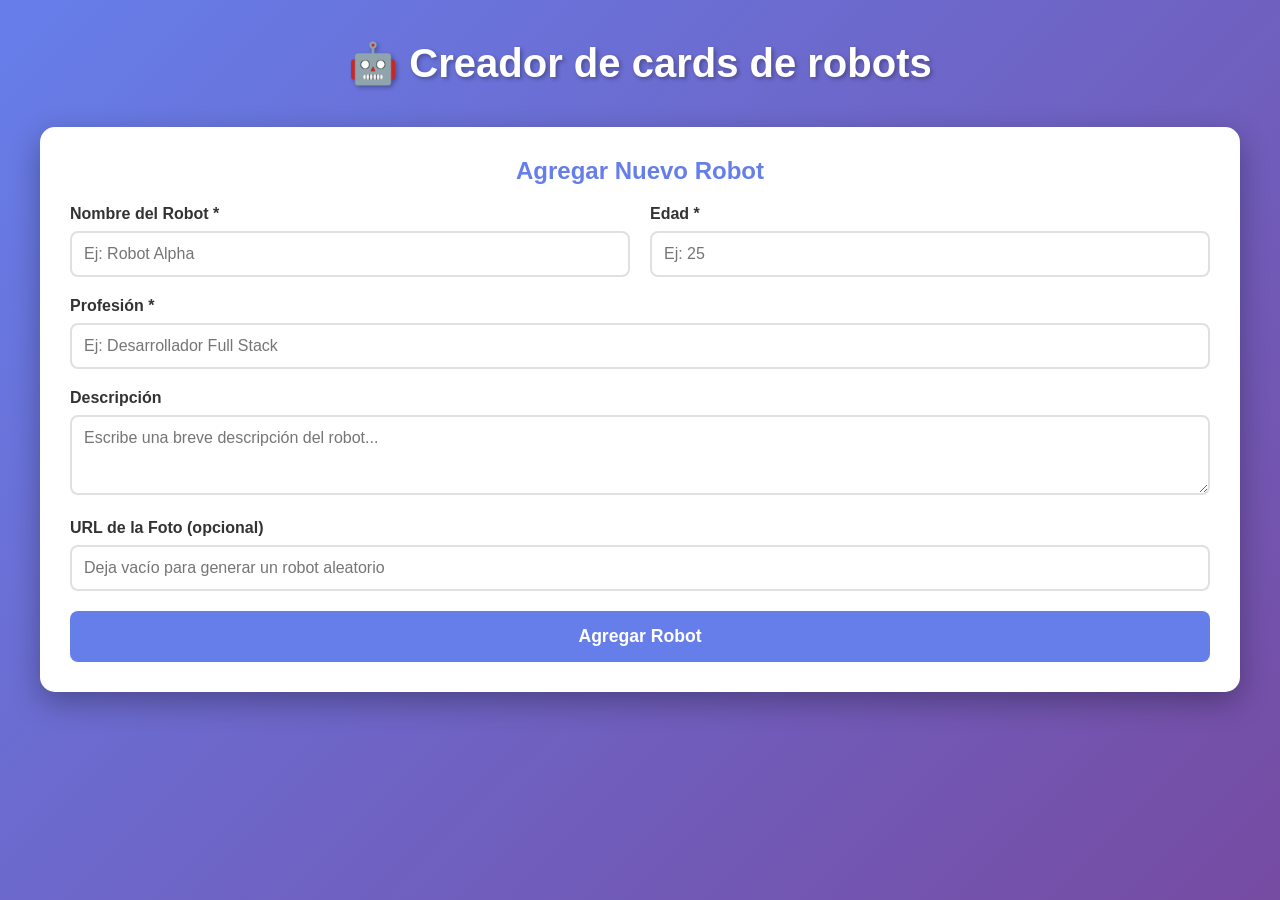
<file: clase_04/ejercicio_formulario/codigo/index.html>
<!DOCTYPE html>
<html lang="es">
  <head>
    <meta charset="UTF-8" />
    <meta name="viewport" content="width=device-width, initial-scale=1.0" />
    <title>Crear cards de robots</title>
    <link rel="stylesheet" href="./css/style.css" />
  </head>
  <body>
    <div class="container">
      <h1>🤖 Creador de cards de robots</h1>

      <!-- Contenedor del formulario -->
      <div class="formulario-container">
        <h2>Agregar Nuevo Robot</h2>

        <!-- Formulario -->
        <form id="formulario">
          <div class="form-row">
            <div class="form-group">
              <label for="nombre">Nombre del Robot *</label>
              <input
                type="text"
                id="nombre"
                placeholder="Ej: Robot Alpha"
                required
              />
            </div>

            <div class="form-group">
              <label for="edad">Edad *</label>
              <input
                type="number"
                id="edad"
                placeholder="Ej: 25"
                min="1"
                required
              />
            </div>
          </div>

          <div class="form-group">
            <label for="profesion">Profesión *</label>
            <input
              type="text"
              id="profesion"
              placeholder="Ej: Desarrollador Full Stack"
              required
            />
          </div>

          <div class="form-group">
            <label for="descripcion">Descripción</label>
            <textarea
              id="descripcion"
              placeholder="Escribe una breve descripción del robot..."
            ></textarea>
          </div>

          <div class="form-group">
            <label for="foto">URL de la Foto (opcional)</label>
            <input
              type="text"
              id="foto"
              placeholder="Deja vacío para generar un robot aleatorio"
            />
          </div>

          <button type="button" class="btn-agregar" onclick="agregarRobot()">
            Agregar Robot
          </button>
        </form>
      </div>

      <!-- Contenedor de cards -->
      <div class="cards-container" id="cards-container">
        <!-- Acá van a ir las cards que se crearan desde Javascript -->
      </div>
    </div>

    <script src="./js/main.js"></script>
  </body>
</html>
</file>
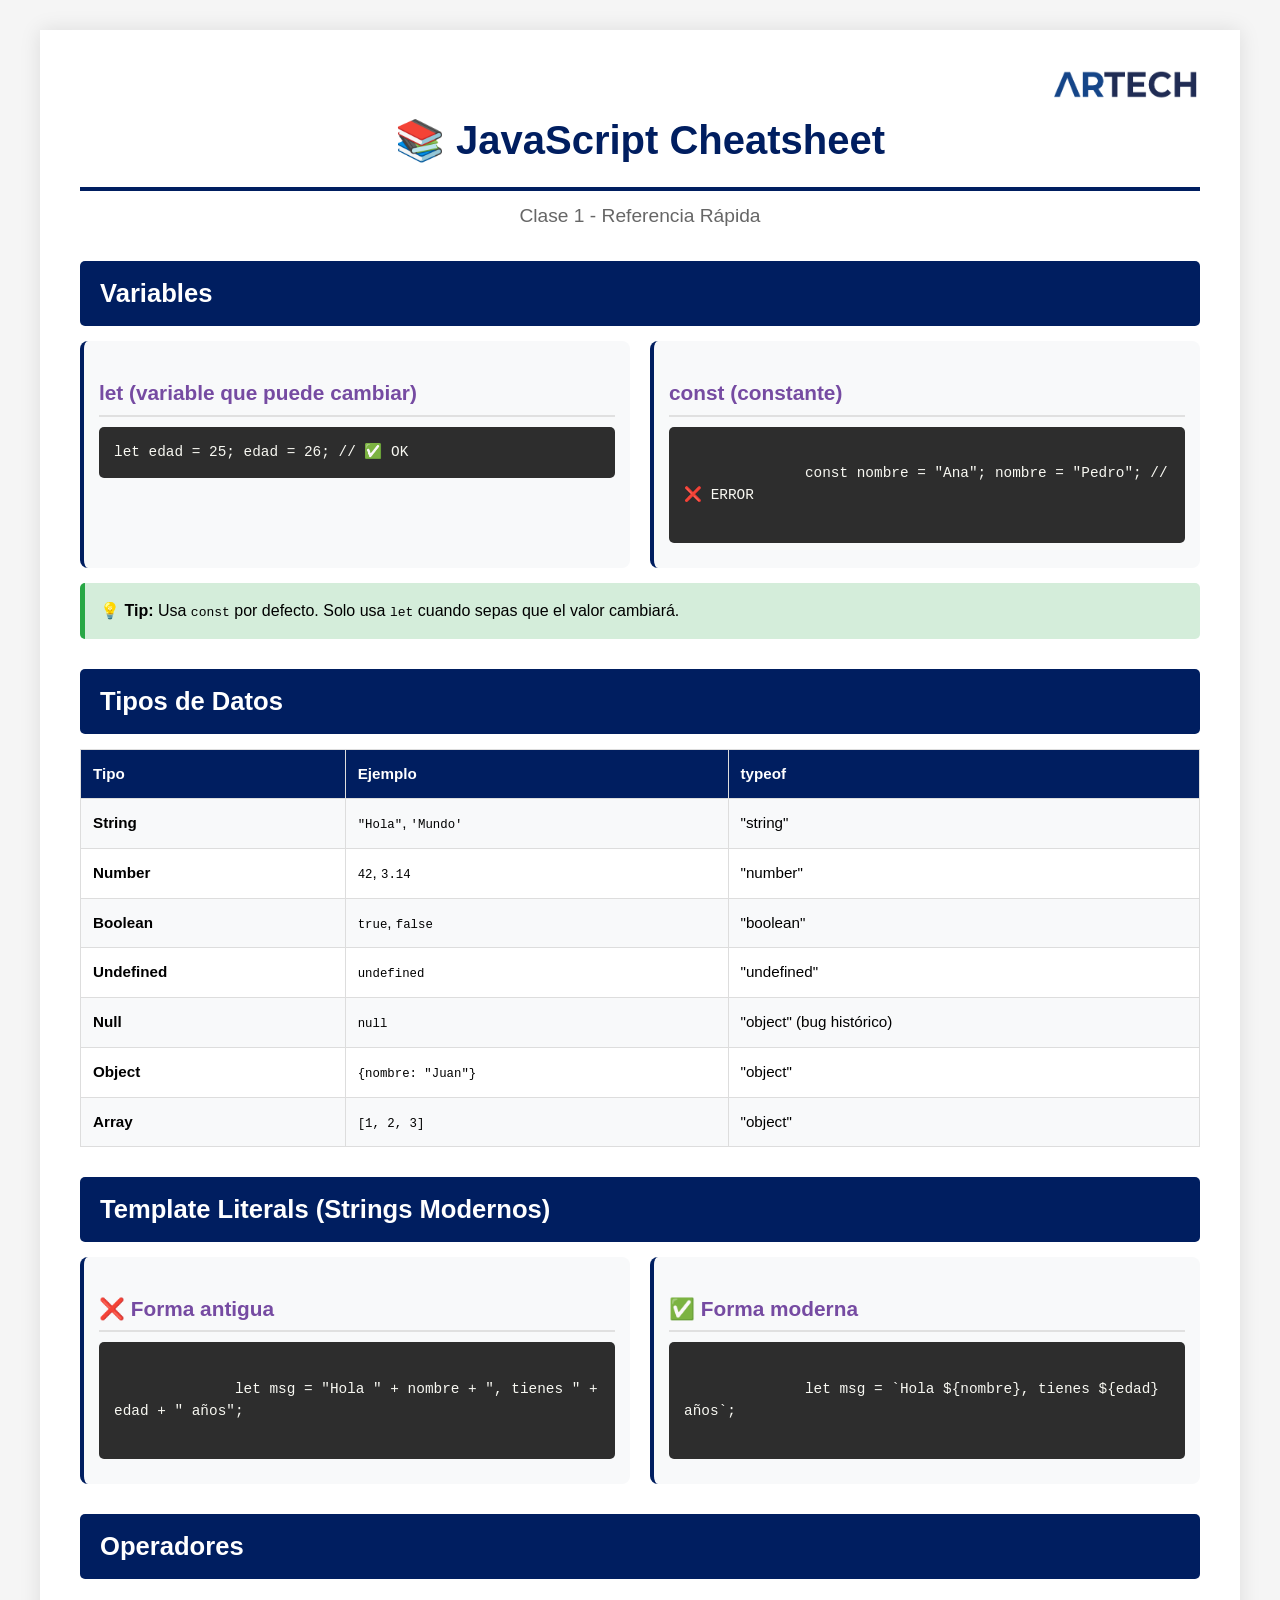
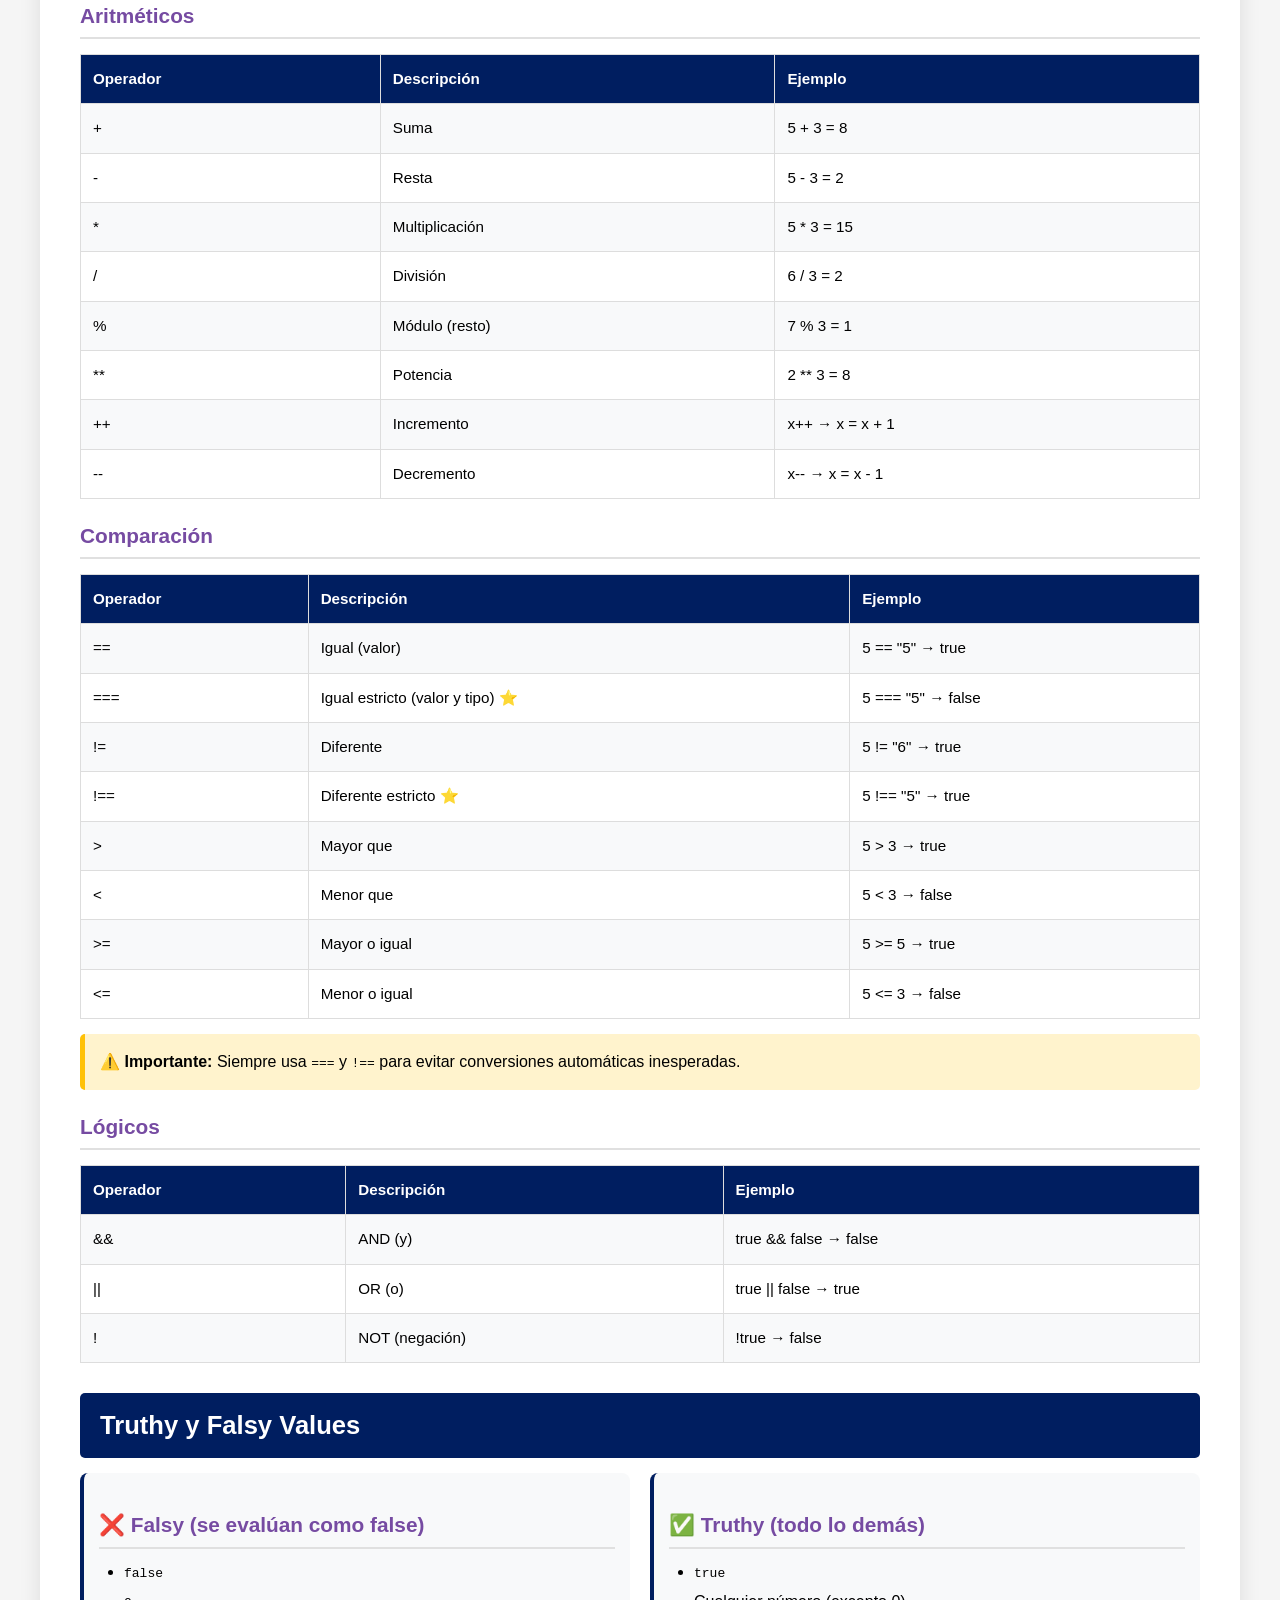
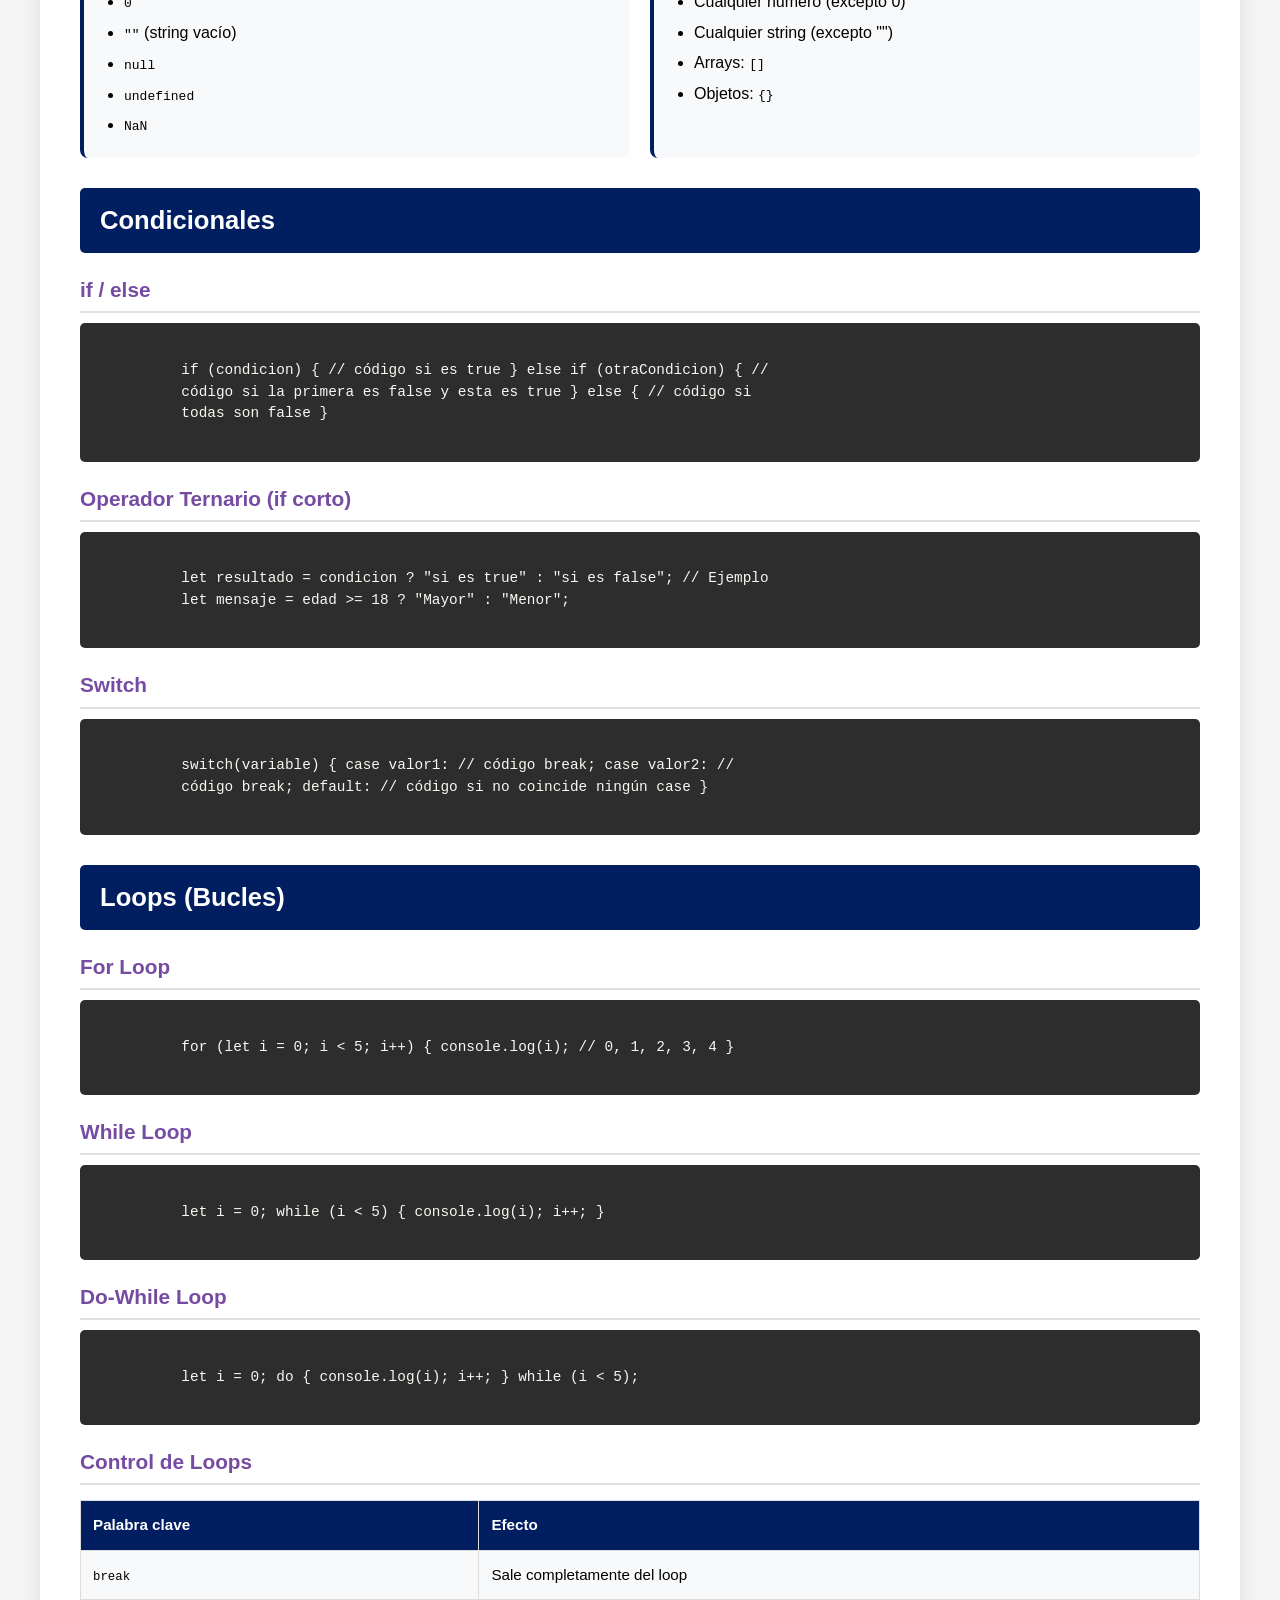
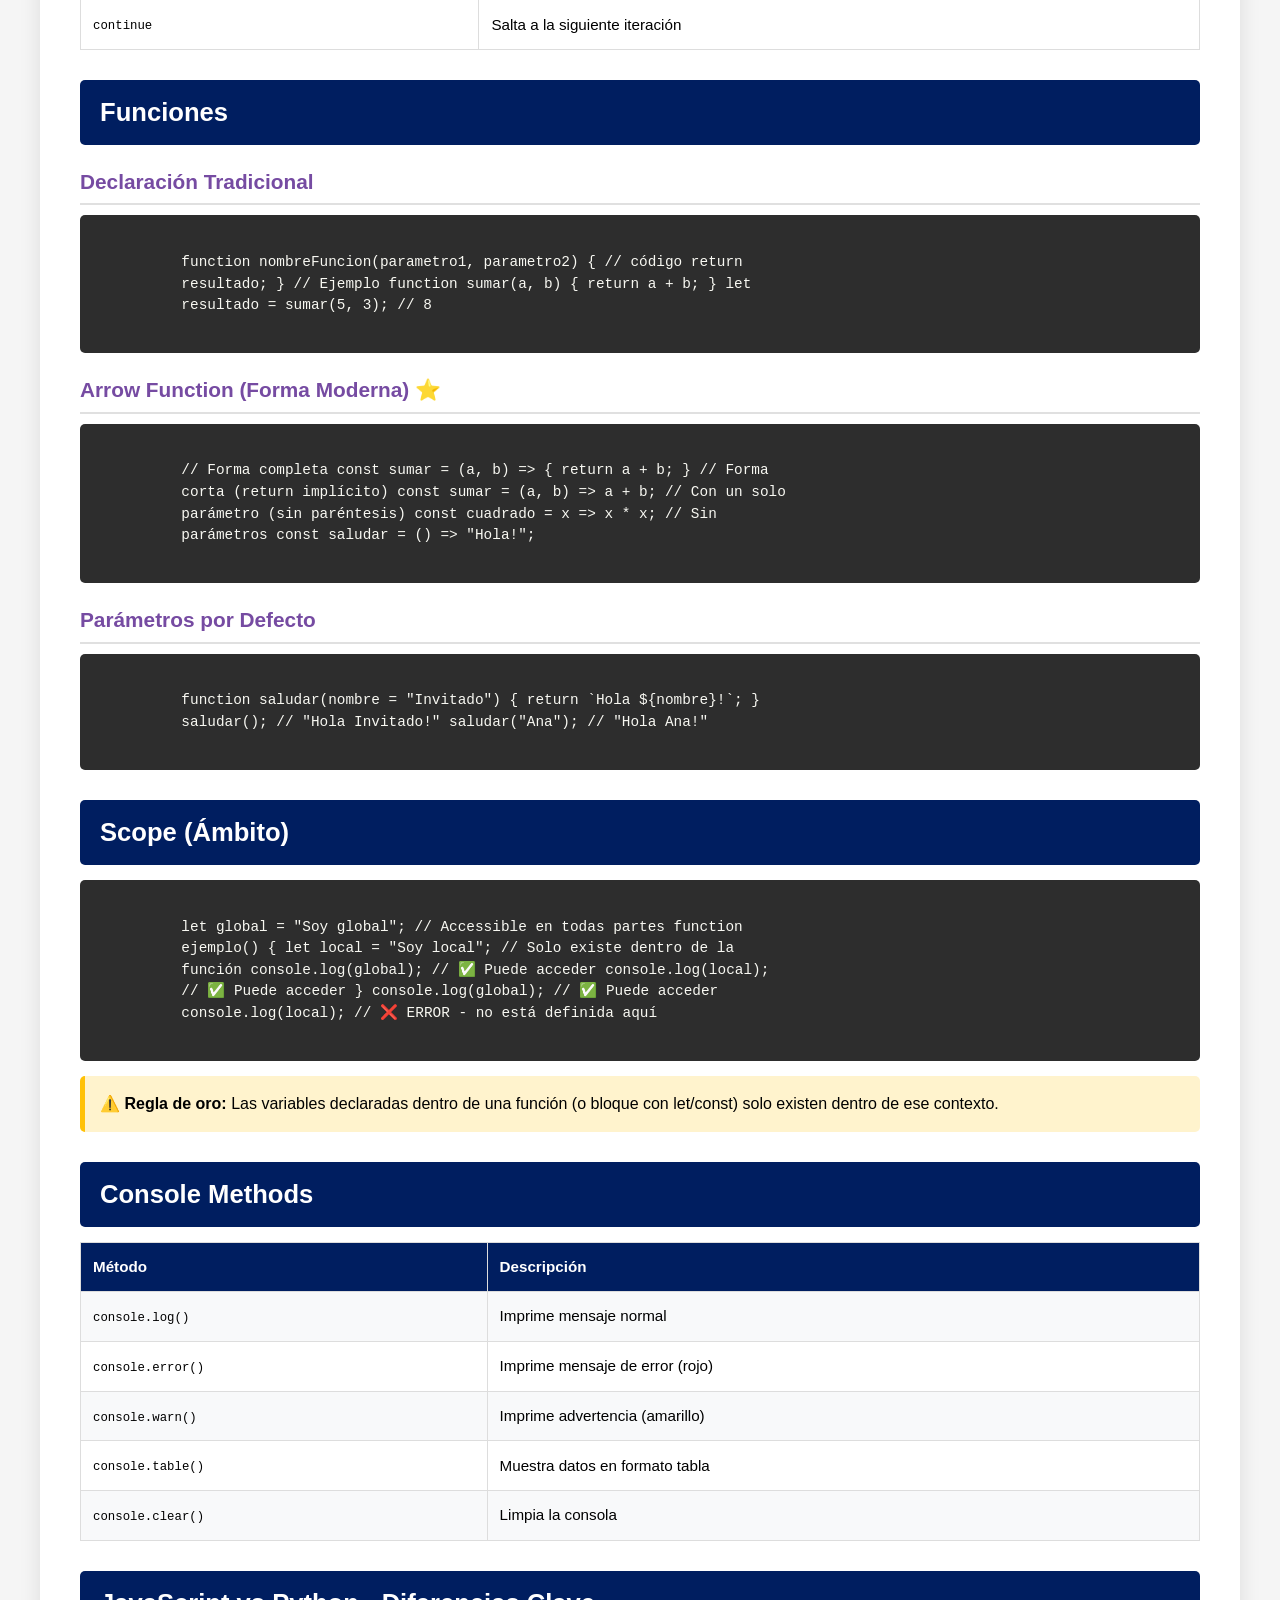
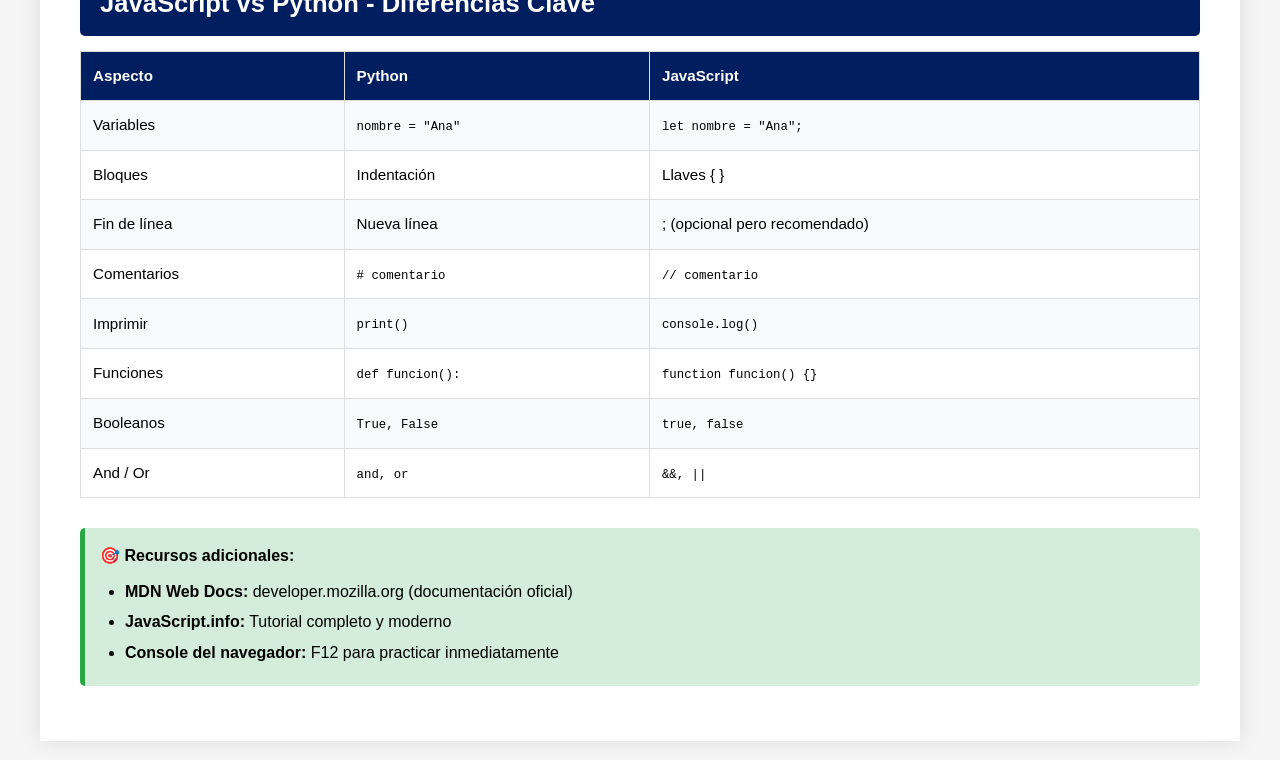
<file: clase_01/clase01_cheatsheet.html>
<!DOCTYPE html>
<html lang="es">
  <head>
    <meta charset="UTF-8" />
    <meta name="viewport" content="width=device-width, initial-scale=1.0" />
    <title>JavaScript Cheatsheet - Clase 1</title>
    <style>
      * {
        margin: 0;
        padding: 0;
        box-sizing: border-box;
      }

      body {
        font-family: "Segoe UI", Tahoma, Geneva, Verdana, sans-serif;
        background: #f5f5f5;
        padding: 30px;
        line-height: 1.6;
      }

      .container {
        max-width: 1200px;
        margin: 0 auto;
        background: white;
        padding: 40px;
        box-shadow: 0 0 20px rgba(0, 0, 0, 0.1);
      }

      h1 {
        color: #001E60;
        text-align: center;
        font-size: 2.5em;
        margin-bottom: 10px;
        border-bottom: 4px solid #001E60;
        padding-bottom: 15px;
      }

      .subtitle {
        text-align: center;
        color: #666;
        font-size: 1.2em;
        margin-bottom: 30px;
      }

      .section {
        margin: 30px 0;
        page-break-inside: avoid;
      }

      h2 {
        background: #001E60;
        color: white;
        padding: 12px 20px;
        font-size: 1.6em;
        margin-bottom: 15px;
        border-radius: 5px;
      }

      h3 {
        color: #764ba2;
        font-size: 1.3em;
        margin: 20px 0 10px 0;
        border-bottom: 2px solid #e0e0e0;
        padding-bottom: 5px;
      }

      .code {
        background: #2d2d2d;
        color: #f8f8f2;
        padding: 15px;
        border-radius: 5px;
        font-family: "Courier New", monospace;
        font-size: 0.9em;
        margin: 10px 0;
        overflow-x: auto;
        white-space: pre-wrap;
        line-height: 1.5;
      }

      .two-columns {
        display: grid;
        grid-template-columns: 1fr 1fr;
        gap: 20px;
        margin: 15px 0;
      }

      .column {
        background: #f8f9fa;
        padding: 15px;
        border-radius: 8px;
        border-left: 4px solid #001E60;
      }

      table {
        width: 100%;
        border-collapse: collapse;
        margin: 15px 0;
        font-size: 0.95em;
      }

      th,
      td {
        padding: 12px;
        text-align: left;
        border: 1px solid #ddd;
      }

      th {
        background: #001E60;
        color: white;
        font-weight: bold;
      }

      tr:nth-child(even) {
        background: #f8f9fa;
      }

      .important {
        background: #fff3cd;
        border-left: 5px solid #ffc107;
        padding: 15px;
        margin: 15px 0;
        border-radius: 5px;
      }

      .tip {
        background: #d4edda;
        border-left: 5px solid #28a745;
        padding: 15px;
        margin: 15px 0;
        border-radius: 5px;
      }

      ul {
        margin-left: 25px;
        margin-top: 10px;
      }

      li {
        margin: 5px 0;
      }

      .inline-code {
        background: #e9ecef;
        padding: 2px 6px;
        border-radius: 3px;
        font-family: "Courier New", monospace;
        font-size: 0.9em;
      }

      .artech-logo-container {
        text-align: end;
      }

      .artech-logo-container img {
        width: 150px;
        height: 30px;
      }

      @media print {
        body {
          background: white;
          padding: 0;
        }
        .container {
          box-shadow: none;
        }
      }
    </style>
  </head>
  <body>
    <div class="container">
      <div class="artech-logo-container">
        <img src="./artech-logo.png" alt="Logo de ARTECH">
      </div>

      <h1>📚 JavaScript Cheatsheet</h1>
      <p class="subtitle">Clase 1 - Referencia Rápida</p>

      <!-- VARIABLES -->
      <div class="section">
        <h2>Variables</h2>
        <div class="two-columns">
          <div class="column">
            <h3>let (variable que puede cambiar)</h3>
            <div class="code">let edad = 25; edad = 26; // ✅ OK</div>
          </div>
          <div class="column">
            <h3>const (constante)</h3>
            <div class="code">
              const nombre = "Ana"; nombre = "Pedro"; // ❌ ERROR
            </div>
          </div>
        </div>
        <div class="tip">
          <strong>💡 Tip:</strong> Usa <code>const</code> por defecto. Solo usa
          <code>let</code> cuando sepas que el valor cambiará.
        </div>
      </div>

      <!-- TIPOS DE DATOS -->
      <div class="section">
        <h2>Tipos de Datos</h2>
        <table>
          <tr>
            <th>Tipo</th>
            <th>Ejemplo</th>
            <th>typeof</th>
          </tr>
          <tr>
            <td><strong>String</strong></td>
            <td><code>"Hola"</code>, <code>'Mundo'</code></td>
            <td>"string"</td>
          </tr>
          <tr>
            <td><strong>Number</strong></td>
            <td><code>42</code>, <code>3.14</code></td>
            <td>"number"</td>
          </tr>
          <tr>
            <td><strong>Boolean</strong></td>
            <td><code>true</code>, <code>false</code></td>
            <td>"boolean"</td>
          </tr>
          <tr>
            <td><strong>Undefined</strong></td>
            <td><code>undefined</code></td>
            <td>"undefined"</td>
          </tr>
          <tr>
            <td><strong>Null</strong></td>
            <td><code>null</code></td>
            <td>"object" (bug histórico)</td>
          </tr>
          <tr>
            <td><strong>Object</strong></td>
            <td><code>{nombre: "Juan"}</code></td>
            <td>"object"</td>
          </tr>
          <tr>
            <td><strong>Array</strong></td>
            <td><code>[1, 2, 3]</code></td>
            <td>"object"</td>
          </tr>
        </table>
      </div>

      <!-- TEMPLATE LITERALS -->
      <div class="section">
        <h2>Template Literals (Strings Modernos)</h2>
        <div class="two-columns">
          <div class="column">
            <h3>❌ Forma antigua</h3>
            <div class="code">
              let msg = "Hola " + nombre + ", tienes " + edad + " años";
            </div>
          </div>
          <div class="column">
            <h3>✅ Forma moderna</h3>
            <div class="code">
              let msg = `Hola ${nombre}, tienes ${edad} años`;
            </div>
          </div>
        </div>
      </div>

      <!-- OPERADORES -->
      <div class="section">
        <h2>Operadores</h2>

        <h3>Aritméticos</h3>
        <table>
          <tr>
            <th>Operador</th>
            <th>Descripción</th>
            <th>Ejemplo</th>
          </tr>
          <tr>
            <td>+</td>
            <td>Suma</td>
            <td>5 + 3 = 8</td>
          </tr>
          <tr>
            <td>-</td>
            <td>Resta</td>
            <td>5 - 3 = 2</td>
          </tr>
          <tr>
            <td>*</td>
            <td>Multiplicación</td>
            <td>5 * 3 = 15</td>
          </tr>
          <tr>
            <td>/</td>
            <td>División</td>
            <td>6 / 3 = 2</td>
          </tr>
          <tr>
            <td>%</td>
            <td>Módulo (resto)</td>
            <td>7 % 3 = 1</td>
          </tr>
          <tr>
            <td>**</td>
            <td>Potencia</td>
            <td>2 ** 3 = 8</td>
          </tr>
          <tr>
            <td>++</td>
            <td>Incremento</td>
            <td>x++ → x = x + 1</td>
          </tr>
          <tr>
            <td>--</td>
            <td>Decremento</td>
            <td>x-- → x = x - 1</td>
          </tr>
        </table>

        <h3>Comparación</h3>
        <table>
          <tr>
            <th>Operador</th>
            <th>Descripción</th>
            <th>Ejemplo</th>
          </tr>
          <tr>
            <td>==</td>
            <td>Igual (valor)</td>
            <td>5 == "5" → true</td>
          </tr>
          <tr>
            <td>===</td>
            <td>Igual estricto (valor y tipo) ⭐</td>
            <td>5 === "5" → false</td>
          </tr>
          <tr>
            <td>!=</td>
            <td>Diferente</td>
            <td>5 != "6" → true</td>
          </tr>
          <tr>
            <td>!==</td>
            <td>Diferente estricto ⭐</td>
            <td>5 !== "5" → true</td>
          </tr>
          <tr>
            <td>></td>
            <td>Mayor que</td>
            <td>5 > 3 → true</td>
          </tr>
          <tr>
            <td><</td>
            <td>Menor que</td>
            <td>5 < 3 → false</td>
          </tr>
          <tr>
            <td>>=</td>
            <td>Mayor o igual</td>
            <td>5 >= 5 → true</td>
          </tr>
          <tr>
            <td><=</td>
            <td>Menor o igual</td>
            <td>5 <= 3 → false</td>
          </tr>
        </table>

        <div class="important">
          <strong>⚠️ Importante:</strong> Siempre usa <code>===</code> y
          <code>!==</code> para evitar conversiones automáticas inesperadas.
        </div>

        <h3>Lógicos</h3>
        <table>
          <tr>
            <th>Operador</th>
            <th>Descripción</th>
            <th>Ejemplo</th>
          </tr>
          <tr>
            <td>&&</td>
            <td>AND (y)</td>
            <td>true && false → false</td>
          </tr>
          <tr>
            <td>||</td>
            <td>OR (o)</td>
            <td>true || false → true</td>
          </tr>
          <tr>
            <td>!</td>
            <td>NOT (negación)</td>
            <td>!true → false</td>
          </tr>
        </table>
      </div>

      <!-- TRUTHY Y FALSY -->
      <div class="section">
        <h2>Truthy y Falsy Values</h2>
        <div class="two-columns">
          <div class="column">
            <h3>❌ Falsy (se evalúan como false)</h3>
            <ul>
              <li><code>false</code></li>
              <li><code>0</code></li>
              <li><code>""</code> (string vacío)</li>
              <li><code>null</code></li>
              <li><code>undefined</code></li>
              <li><code>NaN</code></li>
            </ul>
          </div>
          <div class="column">
            <h3>✅ Truthy (todo lo demás)</h3>
            <ul>
              <li><code>true</code></li>
              <li>Cualquier número (excepto 0)</li>
              <li>Cualquier string (excepto "")</li>
              <li>Arrays: <code>[]</code></li>
              <li>Objetos: <code>{}</code></li>
            </ul>
          </div>
        </div>
      </div>

      <!-- CONDICIONALES -->
      <div class="section">
        <h2>Condicionales</h2>

        <h3>if / else</h3>
        <div class="code">
          if (condicion) { // código si es true } else if (otraCondicion) { //
          código si la primera es false y esta es true } else { // código si
          todas son false }
        </div>

        <h3>Operador Ternario (if corto)</h3>
        <div class="code">
          let resultado = condicion ? "si es true" : "si es false"; // Ejemplo
          let mensaje = edad >= 18 ? "Mayor" : "Menor";
        </div>

        <h3>Switch</h3>
        <div class="code">
          switch(variable) { case valor1: // código break; case valor2: //
          código break; default: // código si no coincide ningún case }
        </div>
      </div>

      <!-- LOOPS -->
      <div class="section">
        <h2>Loops (Bucles)</h2>

        <h3>For Loop</h3>
        <div class="code">
          for (let i = 0; i < 5; i++) { console.log(i); // 0, 1, 2, 3, 4 }
        </div>

        <h3>While Loop</h3>
        <div class="code">
          let i = 0; while (i < 5) { console.log(i); i++; }
        </div>

        <h3>Do-While Loop</h3>
        <div class="code">
          let i = 0; do { console.log(i); i++; } while (i < 5);
        </div>

        <h3>Control de Loops</h3>
        <table>
          <tr>
            <th>Palabra clave</th>
            <th>Efecto</th>
          </tr>
          <tr>
            <td><code>break</code></td>
            <td>Sale completamente del loop</td>
          </tr>
          <tr>
            <td><code>continue</code></td>
            <td>Salta a la siguiente iteración</td>
          </tr>
        </table>
      </div>

      <!-- FUNCIONES -->
      <div class="section">
        <h2>Funciones</h2>

        <h3>Declaración Tradicional</h3>
        <div class="code">
          function nombreFuncion(parametro1, parametro2) { // código return
          resultado; } // Ejemplo function sumar(a, b) { return a + b; } let
          resultado = sumar(5, 3); // 8
        </div>

        <h3>Arrow Function (Forma Moderna) ⭐</h3>
        <div class="code">
          // Forma completa const sumar = (a, b) => { return a + b; } // Forma
          corta (return implícito) const sumar = (a, b) => a + b; // Con un solo
          parámetro (sin paréntesis) const cuadrado = x => x * x; // Sin
          parámetros const saludar = () => "Hola!";
        </div>

        <h3>Parámetros por Defecto</h3>
        <div class="code">
          function saludar(nombre = "Invitado") { return `Hola ${nombre}!`; }
          saludar(); // "Hola Invitado!" saludar("Ana"); // "Hola Ana!"
        </div>
      </div>

      <!-- SCOPE -->
      <div class="section">
        <h2>Scope (Ámbito)</h2>
        <div class="code">
          let global = "Soy global"; // Accessible en todas partes function
          ejemplo() { let local = "Soy local"; // Solo existe dentro de la
          función console.log(global); // ✅ Puede acceder console.log(local);
          // ✅ Puede acceder } console.log(global); // ✅ Puede acceder
          console.log(local); // ❌ ERROR - no está definida aquí
        </div>

        <div class="important">
          <strong>⚠️ Regla de oro:</strong> Las variables declaradas dentro de
          una función (o bloque con let/const) solo existen dentro de ese
          contexto.
        </div>
      </div>

      <!-- CONSOLE -->
      <div class="section">
        <h2>Console Methods</h2>
        <table>
          <tr>
            <th>Método</th>
            <th>Descripción</th>
          </tr>
          <tr>
            <td><code>console.log()</code></td>
            <td>Imprime mensaje normal</td>
          </tr>
          <tr>
            <td><code>console.error()</code></td>
            <td>Imprime mensaje de error (rojo)</td>
          </tr>
          <tr>
            <td><code>console.warn()</code></td>
            <td>Imprime advertencia (amarillo)</td>
          </tr>
          <tr>
            <td><code>console.table()</code></td>
            <td>Muestra datos en formato tabla</td>
          </tr>
          <tr>
            <td><code>console.clear()</code></td>
            <td>Limpia la consola</td>
          </tr>
        </table>
      </div>

      <!-- COMPARACIÓN CON PYTHON -->
      <div class="section">
        <h2>JavaScript vs Python - Diferencias Clave</h2>
        <table>
          <tr>
            <th>Aspecto</th>
            <th>Python</th>
            <th>JavaScript</th>
          </tr>
          <tr>
            <td>Variables</td>
            <td><code>nombre = "Ana"</code></td>
            <td><code>let nombre = "Ana";</code></td>
          </tr>
          <tr>
            <td>Bloques</td>
            <td>Indentación</td>
            <td>Llaves { }</td>
          </tr>
          <tr>
            <td>Fin de línea</td>
            <td>Nueva línea</td>
            <td>; (opcional pero recomendado)</td>
          </tr>
          <tr>
            <td>Comentarios</td>
            <td><code># comentario</code></td>
            <td><code>// comentario</code></td>
          </tr>
          <tr>
            <td>Imprimir</td>
            <td><code>print()</code></td>
            <td><code>console.log()</code></td>
          </tr>
          <tr>
            <td>Funciones</td>
            <td><code>def funcion():</code></td>
            <td><code>function funcion() {}</code></td>
          </tr>
          <tr>
            <td>Booleanos</td>
            <td><code>True, False</code></td>
            <td><code>true, false</code></td>
          </tr>
          <tr>
            <td>And / Or</td>
            <td><code>and, or</code></td>
            <td><code>&&, ||</code></td>
          </tr>
        </table>
      </div>

      <div class="tip">
        <strong>🎯 Recursos adicionales:</strong>
        <ul>
          <li>
            <strong>MDN Web Docs:</strong> developer.mozilla.org (documentación
            oficial)
          </li>
          <li><strong>JavaScript.info:</strong> Tutorial completo y moderno</li>
          <li>
            <strong>Console del navegador:</strong> F12 para practicar
            inmediatamente
          </li>
        </ul>
      </div>
    </div>
  </body>
</html>
</file>
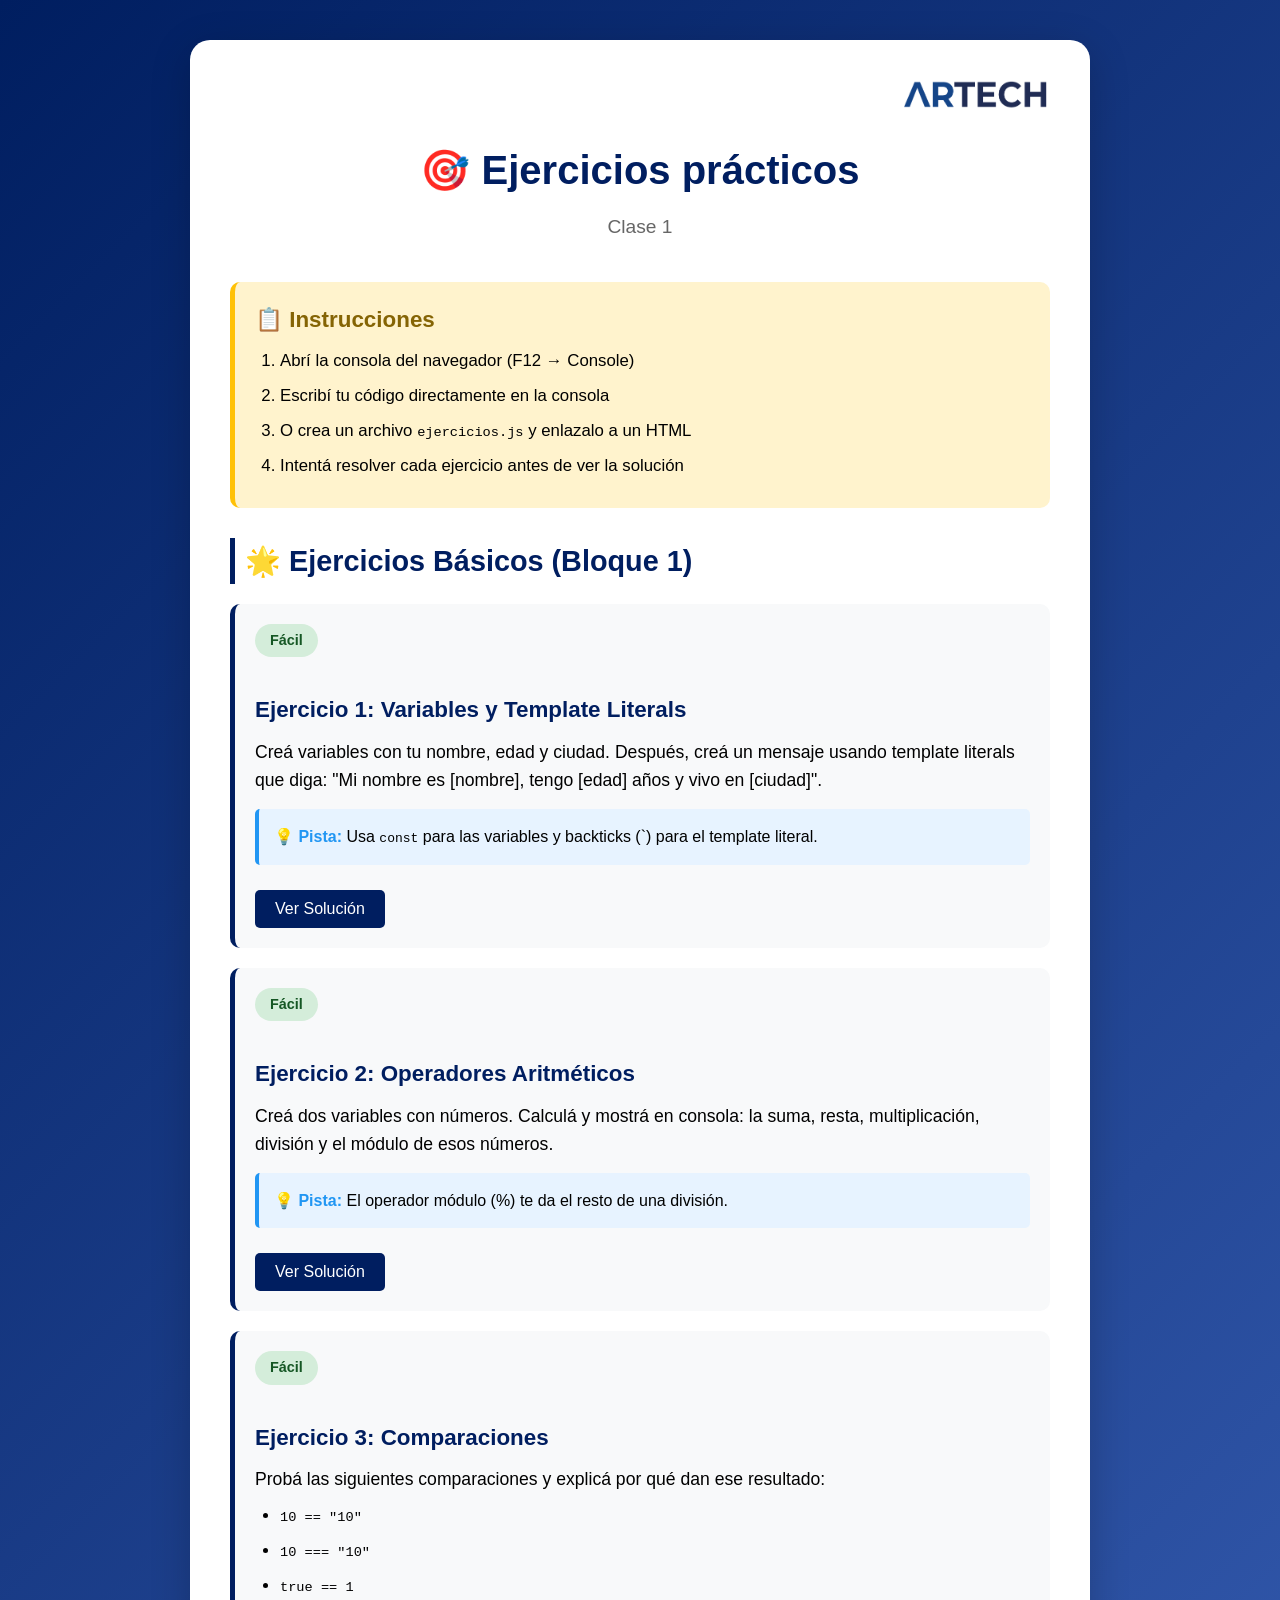
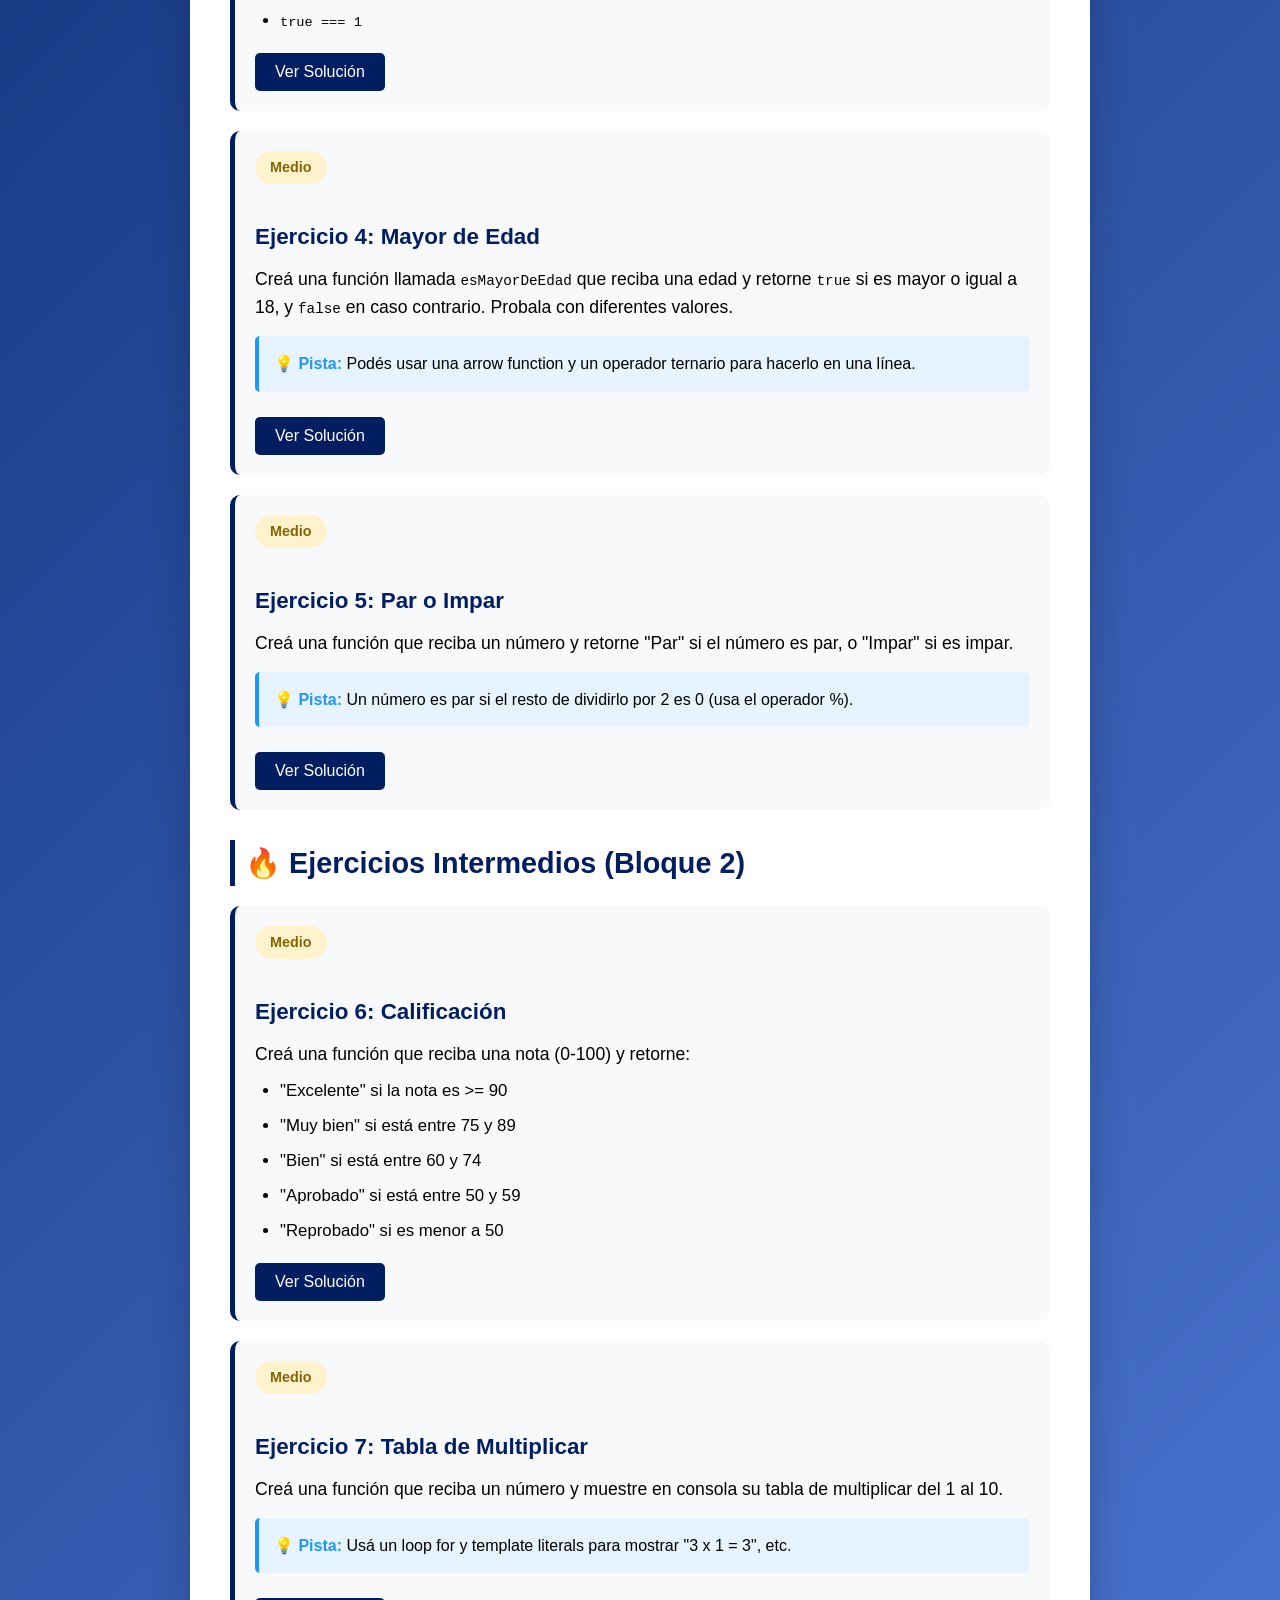
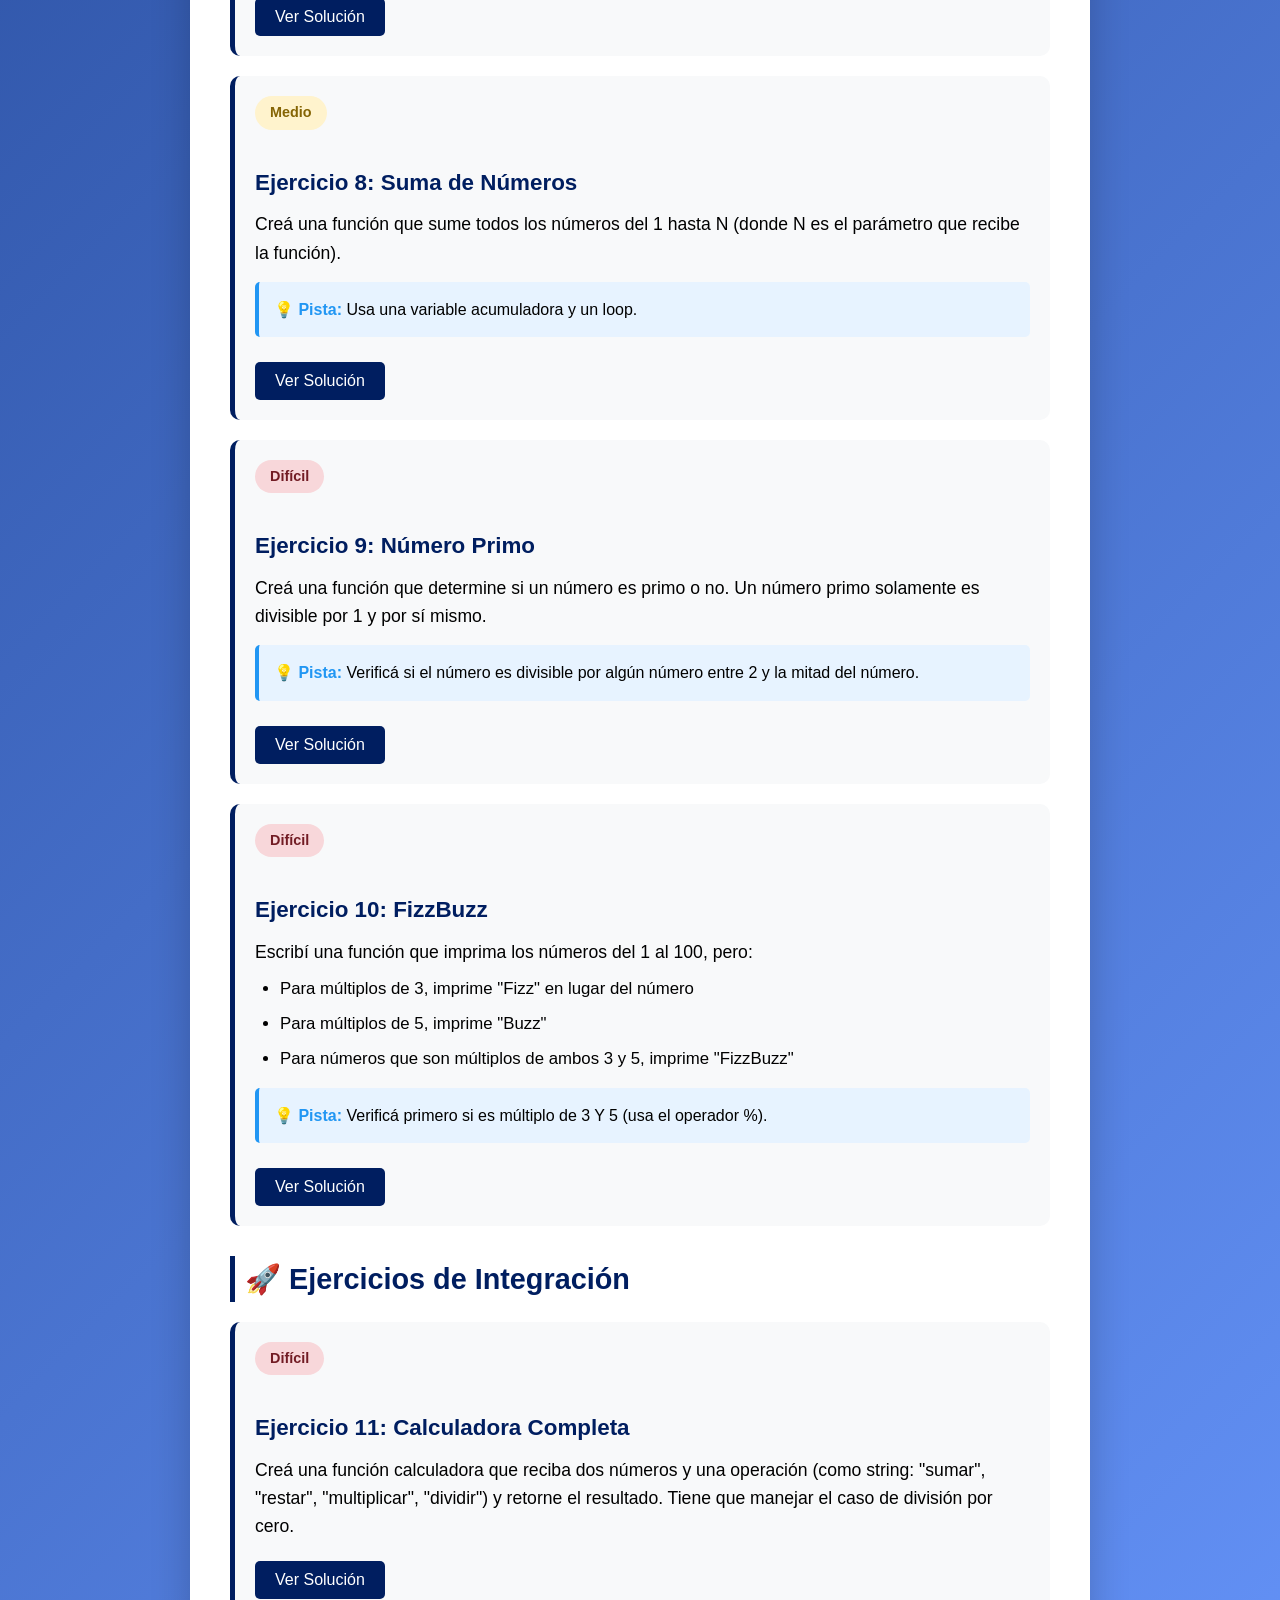
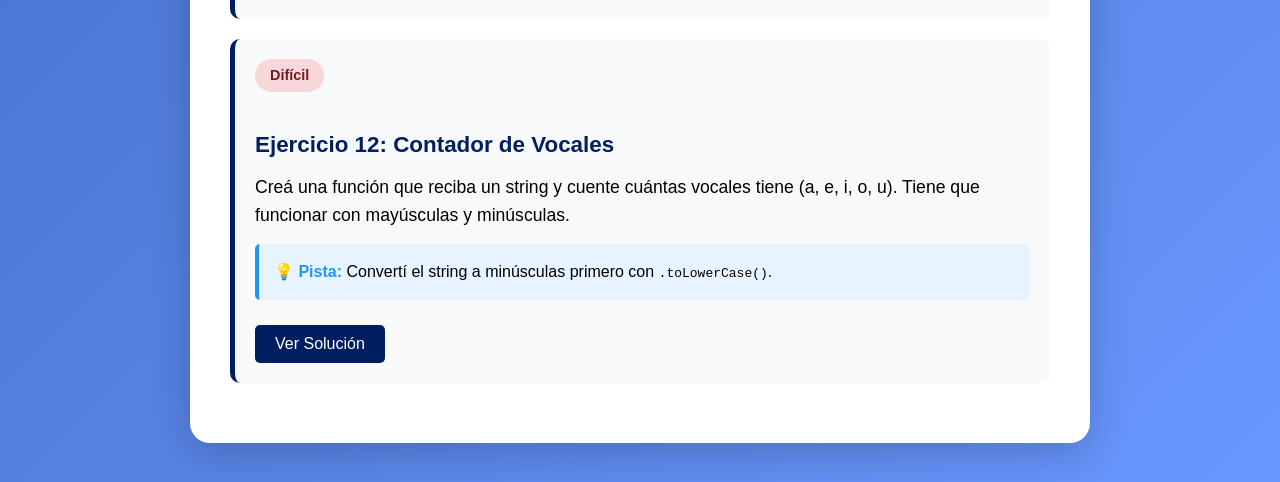
<file: clase_01/clase01_ejercicios.html>
<!DOCTYPE html>
<html lang="es">
  <head>
    <meta charset="UTF-8" />
    <meta name="viewport" content="width=device-width, initial-scale=1.0" />
    <title>Clase 1 - Ejercicios Prácticos</title>
    <style>
      * {
        margin: 0;
        padding: 0;
        box-sizing: border-box;
      }

      body {
        font-family: "Segoe UI", Tahoma, Geneva, Verdana, sans-serif;
        background: linear-gradient(135deg, #001E60 0%, #6998ff 100%);
        padding: 40px;
        line-height: 1.6;
      }

      .container {
        max-width: 900px;
        margin: 0 auto;
        background: white;
        padding: 40px;
        border-radius: 20px;
        box-shadow: 0 10px 40px rgba(0, 0, 0, 0.2);
      }

      h1 {
        color: #001E60;
        font-size: 2.5em;
        margin-bottom: 10px;
        text-align: center;
      }

      .subtitle {
        text-align: center;
        color: #666;
        font-size: 1.2em;
        margin-bottom: 40px;
      }

      h2 {
        color: #001E60;
        font-size: 1.8em;
        margin: 30px 0 15px 0;
        padding-left: 10px;
        border-left: 5px solid #001E60;
      }

      h3 {
        color: #001E60;
        font-size: 1.4em;
        margin: 25px 0 10px 0;
      }

      .exercise {
        background: #f8f9fa;
        padding: 20px;
        margin: 20px 0;
        border-radius: 10px;
        border-left: 5px solid #001E60;
      }

      .exercise p {
        margin: 10px 0;
        font-size: 1.1em;
      }

      .difficulty {
        display: inline-block;
        padding: 5px 15px;
        border-radius: 20px;
        font-size: 0.9em;
        font-weight: bold;
        margin-bottom: 10px;
      }

      .easy {
        background: #d4edda;
        color: #155724;
      }

      .medium {
        background: #fff3cd;
        color: #856404;
      }

      .hard {
        background: #f8d7da;
        color: #721c24;
      }

      .code-example {
        background: #2d2d2d;
        color: #f8f8f2;
        padding: 15px;
        border-radius: 8px;
        font-family: "Courier New", monospace;
        font-size: 0.95em;
        margin: 15px 0;
        overflow-x: auto;
        white-space: pre-wrap;
        line-height: 1.5;
      }

      .hint {
        background: #e7f3ff;
        border-left: 4px solid #2196f3;
        padding: 15px;
        margin: 15px 0;
        border-radius: 5px;
      }

      .hint strong {
        color: #2196f3;
      }

      .instruction {
        background: #fff3cd;
        padding: 20px;
        border-radius: 10px;
        margin: 20px 0;
        border-left: 5px solid #ffc107;
      }

      .instruction h3 {
        color: #856404;
        margin-top: 0;
      }

      ol,
      ul {
        margin-left: 25px;
        margin-top: 10px;
      }

      li {
        margin: 8px 0;
        font-size: 1.05em;
      }

      .solution-toggle {
        background: #001E60;
        color: white;
        border: none;
        padding: 10px 20px;
        border-radius: 5px;
        cursor: pointer;
        font-size: 1em;
        margin-top: 10px;
        transition: background 0.3s;
      }

      .solution-toggle:hover {
        background: #5568d3;
      }

      .solution {
        display: none;
        background: #2d2d2d;
        color: #f8f8f2;
        padding: 20px;
        border-radius: 8px;
        margin-top: 10px;
        font-family: "Courier New", monospace;
        font-size: 0.95em;
        white-space: pre-wrap;
        line-height: 1.5;
      }

      .success {
        background: #d4edda;
        color: #155724;
        padding: 15px;
        border-radius: 8px;
        margin: 15px 0;
        border-left: 5px solid #28a745;
      }

      .artech-logo-container {
        text-align: end;
        margin-bottom: 20px;
      }

      .artech-logo-container img {
        width: 150px;
        height: 30px;
      }
    </style>
  </head>
  <body>
    <div class="container">
      <div class="artech-logo-container">
        <img src="./artech-logo.png" alt="Logo de ARTECH">
      </div>

      <h1>🎯 Ejercicios prácticos</h1>
      <p class="subtitle">Clase 1</p>

      <div class="instruction">
        <h3>📋 Instrucciones</h3>
        <ol>
          <li>Abrí la consola del navegador (F12 → Console)</li>
          <li>Escribí tu código directamente en la consola</li>
          <li>
            O crea un archivo <code>ejercicios.js</code> y enlazalo a un HTML
          </li>
          <li>Intentá resolver cada ejercicio antes de ver la solución</li>
        </ol>
      </div>

      <h2>🌟 Ejercicios Básicos (Bloque 1)</h2>

      <!-- EJERCICIO 1 -->
      <div class="exercise">
        <span class="difficulty easy">Fácil</span>
        <h3>Ejercicio 1: Variables y Template Literals</h3>
        <p>
          Creá variables con tu nombre, edad y ciudad. Después, creá un mensaje
          usando template literals que diga: "Mi nombre es [nombre], tengo
          [edad] años y vivo en [ciudad]".
        </p>

        <div class="hint">
          <strong>💡 Pista:</strong> Usa <code>const</code> para las variables y
          backticks (`) para el template literal.
        </div>

        <button class="solution-toggle" onclick="toggleSolution('sol1')">
          Ver Solución
        </button>
        <div class="solution" id="sol1">
          const nombre = "Carlos"; const edad = 25; const ciudad = "Buenos
          Aires"; const mensaje = `Mi nombre es ${nombre}, tengo ${edad} años y
          vivo en ${ciudad}`; console.log(mensaje);
        </div>
      </div>

      <!-- EJERCICIO 2 -->
      <div class="exercise">
        <span class="difficulty easy">Fácil</span>
        <h3>Ejercicio 2: Operadores Aritméticos</h3>
        <p>
          Creá dos variables con números. Calculá y mostrá en consola: la suma,
          resta, multiplicación, división y el módulo de esos números.
        </p>

        <div class="hint">
          <strong>💡 Pista:</strong> El operador módulo (%) te da el resto de
          una división.
        </div>

        <button class="solution-toggle" onclick="toggleSolution('sol2')">
          Ver Solución
        </button>
        <div class="solution" id="sol2">
          const num1 = 15; const num2 = 4; console.log("Suma:", num1 + num2); //
          19 console.log("Resta:", num1 - num2); // 11
          console.log("Multiplicación:", num1 * num2); // 60
          console.log("División:", num1 / num2); // 3.75 console.log("Módulo:",
          num1 % num2); // 3
        </div>
      </div>

      <!-- EJERCICIO 3 -->
      <div class="exercise">
        <span class="difficulty easy">Fácil</span>
        <h3>Ejercicio 3: Comparaciones</h3>
        <p>
          Probá las siguientes comparaciones y explicá por qué dan ese
          resultado:
        </p>
        <ul>
          <li><code>10 == "10"</code></li>
          <li><code>10 === "10"</code></li>
          <li><code>true == 1</code></li>
          <li><code>true === 1</code></li>
        </ul>

        <button class="solution-toggle" onclick="toggleSolution('sol3')">
          Ver Solución
        </button>
        <div class="solution" id="sol3">
          console.log(10 == "10"); // true - compara solo valor (hace
          conversión) console.log(10 === "10"); // false - compara valor Y tipo
          console.log(true == 1); // true - true se convierte a 1
          console.log(true === 1); // false - son tipos diferentes // REGLA:
          Siempre usar === y !== para evitar conversiones inesperadas
        </div>
      </div>

      <!-- EJERCICIO 4 -->
      <div class="exercise">
        <span class="difficulty medium">Medio</span>
        <h3>Ejercicio 4: Mayor de Edad</h3>
        <p>
          Creá una función llamada <code>esMayorDeEdad</code> que reciba una
          edad y retorne <code>true</code> si es mayor o igual a 18, y
          <code>false</code> en caso contrario. Probala con diferentes valores.
        </p>

        <div class="hint">
          <strong>💡 Pista:</strong> Podés usar una arrow function y un
          operador ternario para hacerlo en una línea.
        </div>

        <button class="solution-toggle" onclick="toggleSolution('sol4')">
          Ver Solución
        </button>
        <div class="solution" id="sol4">
          // Forma tradicional function esMayorDeEdad(edad) { return edad >= 18;
          } // Forma con arrow function (más corta) const esMayorDeEdad = edad
          => edad >= 18; // Pruebas console.log(esMayorDeEdad(20)); // true
          console.log(esMayorDeEdad(15)); // false
          console.log(esMayorDeEdad(18)); // true
        </div>
      </div>

      <!-- EJERCICIO 5 -->
      <div class="exercise">
        <span class="difficulty medium">Medio</span>
        <h3>Ejercicio 5: Par o Impar</h3>
        <p>
          Creá una función que reciba un número y retorne "Par" si el número es
          par, o "Impar" si es impar.
        </p>

        <div class="hint">
          <strong>💡 Pista:</strong> Un número es par si el resto de dividirlo
          por 2 es 0 (usa el operador %).
        </div>

        <button class="solution-toggle" onclick="toggleSolution('sol5')">
          Ver Solución
        </button>
        <div class="solution" id="sol5">
          const parOImpar = numero => { if (numero % 2 === 0) { return "Par"; }
          else { return "Impar"; } } // Forma más corta con ternario const
          parOImpar = numero => numero % 2 === 0 ? "Par" : "Impar"; // Pruebas
          console.log(parOImpar(10)); // "Par" console.log(parOImpar(7)); //
          "Impar" console.log(parOImpar(0)); // "Par"
        </div>
      </div>

      <h2>🔥 Ejercicios Intermedios (Bloque 2)</h2>

      <!-- EJERCICIO 6 -->
      <div class="exercise">
        <span class="difficulty medium">Medio</span>
        <h3>Ejercicio 6: Calificación</h3>
        <p>Creá una función que reciba una nota (0-100) y retorne:</p>
        <ul>
          <li>"Excelente" si la nota es >= 90</li>
          <li>"Muy bien" si está entre 75 y 89</li>
          <li>"Bien" si está entre 60 y 74</li>
          <li>"Aprobado" si está entre 50 y 59</li>
          <li>"Reprobado" si es menor a 50</li>
        </ul>

        <button class="solution-toggle" onclick="toggleSolution('sol6')">
          Ver Solución
        </button>
        <div class="solution" id="sol6">
          function obtenerCalificacion(nota) { if (nota >= 90) { return
          "Excelente"; } else if (nota >= 75) { return "Muy bien"; } else if
          (nota >= 60) { return "Bien"; } else if (nota >= 50) { return
          "Aprobado"; } else { return "Reprobado"; } } // Pruebas
          console.log(obtenerCalificacion(95)); // "Excelente"
          console.log(obtenerCalificacion(80)); // "Muy bien"
          console.log(obtenerCalificacion(65)); // "Bien"
          console.log(obtenerCalificacion(55)); // "Aprobado"
          console.log(obtenerCalificacion(30)); // "Reprobado"
        </div>
      </div>

      <!-- EJERCICIO 7 -->
      <div class="exercise">
        <span class="difficulty medium">Medio</span>
        <h3>Ejercicio 7: Tabla de Multiplicar</h3>
        <p>
          Creá una función que reciba un número y muestre en consola su tabla de
          multiplicar del 1 al 10.
        </p>

        <div class="hint">
          <strong>💡 Pista:</strong> Usá un loop for y template literals para
          mostrar "3 x 1 = 3", etc.
        </div>

        <button class="solution-toggle" onclick="toggleSolution('sol7')">
          Ver Solución
        </button>
        <div class="solution" id="sol7">
          function tablaDeMultiplicar(numero) { console.log(`Tabla del
          ${numero}:`); for (let i = 1; i <= 10; i++) { console.log(`${numero} x
          ${i} = ${numero * i}`); } } // Prueba tablaDeMultiplicar(7);
        </div>
      </div>

      <!-- EJERCICIO 8 -->
      <div class="exercise">
        <span class="difficulty medium">Medio</span>
        <h3>Ejercicio 8: Suma de Números</h3>
        <p>
          Creá una función que sume todos los números del 1 hasta N (donde N es
          el parámetro que recibe la función).
        </p>

        <div class="hint">
          <strong>💡 Pista:</strong> Usa una variable acumuladora y un loop.
        </div>

        <button class="solution-toggle" onclick="toggleSolution('sol8')">
          Ver Solución
        </button>
        <div class="solution" id="sol8">
          function sumaHastaN(n) { let suma = 0; for (let i = 1; i <= n; i++) {
          suma += i; // suma = suma + i } return suma; } // Pruebas
          console.log(sumaHastaN(5)); // 15 (1+2+3+4+5)
          console.log(sumaHastaN(10)); // 55 console.log(sumaHastaN(100)); //
          5050 // Dato curioso: existe una fórmula matemática para esto const
          sumaHastaN = n => (n * (n + 1)) / 2;
        </div>
      </div>

      <!-- EJERCICIO 9 -->
      <div class="exercise">
        <span class="difficulty hard">Difícil</span>
        <h3>Ejercicio 9: Número Primo</h3>
        <p>
          Creá una función que determine si un número es primo o no. Un número
          primo solamente es divisible por 1 y por sí mismo.
        </p>

        <div class="hint">
          <strong>💡 Pista:</strong> Verificá si el número es divisible por
          algún número entre 2 y la mitad del número.
        </div>

        <button class="solution-toggle" onclick="toggleSolution('sol9')">
          Ver Solución
        </button>
        <div class="solution" id="sol9">
          function esPrimo(numero) { // Casos especiales if (numero <= 1) return
          false; if (numero === 2) return true; // Verificar si es divisible por
          algún número entre 2 y numero/2 for (let i = 2; i <= numero / 2; i++)
          { if (numero % i === 0) { return false; // Encontramos un divisor, no
          es primo } } return true; // No encontramos divisores, es primo } //
          Pruebas console.log(esPrimo(7)); // true console.log(esPrimo(10)); //
          false console.log(esPrimo(17)); // true console.log(esPrimo(1)); //
          false console.log(esPrimo(2)); // true
        </div>
      </div>

      <!-- EJERCICIO 10 -->
      <div class="exercise">
        <span class="difficulty hard">Difícil</span>
        <h3>Ejercicio 10: FizzBuzz</h3>
        <p>
          Escribí una función que imprima los números del 1 al 100, pero:
        </p>
        <ul>
          <li>Para múltiplos de 3, imprime "Fizz" en lugar del número</li>
          <li>Para múltiplos de 5, imprime "Buzz"</li>
          <li>
            Para números que son múltiplos de ambos 3 y 5, imprime "FizzBuzz"
          </li>
        </ul>

        <div class="hint">
          <strong>💡 Pista:</strong> Verificá primero si es múltiplo de 3 Y 5
          (usa el operador %).
        </div>

        <button class="solution-toggle" onclick="toggleSolution('sol10')">
          Ver Solución
        </button>
        <div class="solution" id="sol10">
          function fizzBuzz() {
            for (let i = 1; i <= 100; i++) { // IMPORTANTE: Verificar primero múltiplos de 3 Y 5 
              if (i % 3 === 0 && i % 5 === 0) {
                console.log("FizzBuzz");
              } else if (i % 3 === 0) {
                console.log("Fizz");
              } else if (i % 5 === 0) {
                console.log("Buzz");
              } else {
                console.log(i);
              }
            }
          }
          
          // Ejecutar fizzBuzz(); // Versión más elegante con ternarios

          function fizzBuzz() {
            for (let i = 1; i <= 100; i++) {
              const resultado = (i % 3 === 0 ? "Fizz" : "") + (i % 5 === 0 ? "Buzz" : "") || i; console.log(resultado);
            }
          }
        </div>
      </div>

      <h2>🚀 Ejercicios de Integración</h2>

      <!-- EJERCICIO 11 -->
      <div class="exercise">
        <span class="difficulty hard">Difícil</span>
        <h3>Ejercicio 11: Calculadora Completa</h3>
        <p>
          Creá una función calculadora que reciba dos números y una operación
          (como string: "sumar", "restar", "multiplicar", "dividir") y retorne
          el resultado. Tiene que manejar el caso de división por cero.
        </p>

        <button class="solution-toggle" onclick="toggleSolution('sol11')">
          Ver Solución
        </button>
        <div class="solution" id="sol11">
          function calculadora(num1, num2, operacion) {
          switch(operacion.toLowerCase()) { case "sumar": return num1 + num2;
          case "restar": return num1 - num2; case "multiplicar": return num1 *
          num2; case "dividir": if (num2 === 0) { return "Error: No se puede
          dividir por cero"; } return num1 / num2; default: return "Operación
          inválida"; } } // Pruebas console.log(calculadora(10, 5, "sumar")); //
          15 console.log(calculadora(10, 5, "restar")); // 5
          console.log(calculadora(10, 5, "multiplicar")); // 50
          console.log(calculadora(10, 5, "dividir")); // 2
          console.log(calculadora(10, 0, "dividir")); // "Error: No se puede
          dividir por cero" console.log(calculadora(10, 5, "SUMAR")); // 15
          (toLowerCase maneja mayúsculas)
        </div>
      </div>

      <!-- EJERCICIO 12 -->
      <div class="exercise">
        <span class="difficulty hard">Difícil</span>
        <h3>Ejercicio 12: Contador de Vocales</h3>
        <p>
          Creá una función que reciba un string y cuente cuántas vocales tiene
          (a, e, i, o, u). Tiene que funcionar con mayúsculas y minúsculas.
        </p>

        <div class="hint">
          <strong>💡 Pista:</strong> Convertí el string a minúsculas primero
          con <code>.toLowerCase()</code>.
        </div>

        <button class="solution-toggle" onclick="toggleSolution('sol12')">
          Ver Solución
        </button>
        <div class="solution" id="sol12">
          function contarVocales(texto) { const vocales = "aeiouáéíóú"; let
          contador = 0; const textoMinusculas = texto.toLowerCase(); for (let i
          = 0; i < textoMinusculas.length; i++) { if
          (vocales.includes(textoMinusculas[i])) { contador++; } } return
          contador; } // Pruebas console.log(contarVocales("Hola Mundo")); // 4
          console.log(contarVocales("JavaScript")); // 3
          console.log(contarVocales("Programación")); // 5
          console.log(contarVocales("AEIOU")); // 5
        </div>
      </div>
    </div>

    <script>
      function toggleSolution(id) {
        const solution = document.getElementById(id);
        if (
          solution.style.display === "none" ||
          solution.style.display === ""
        ) {
          solution.style.display = "block";
        } else {
          solution.style.display = "none";
        }
      }
    </script>
  </body>
</html>
</file>
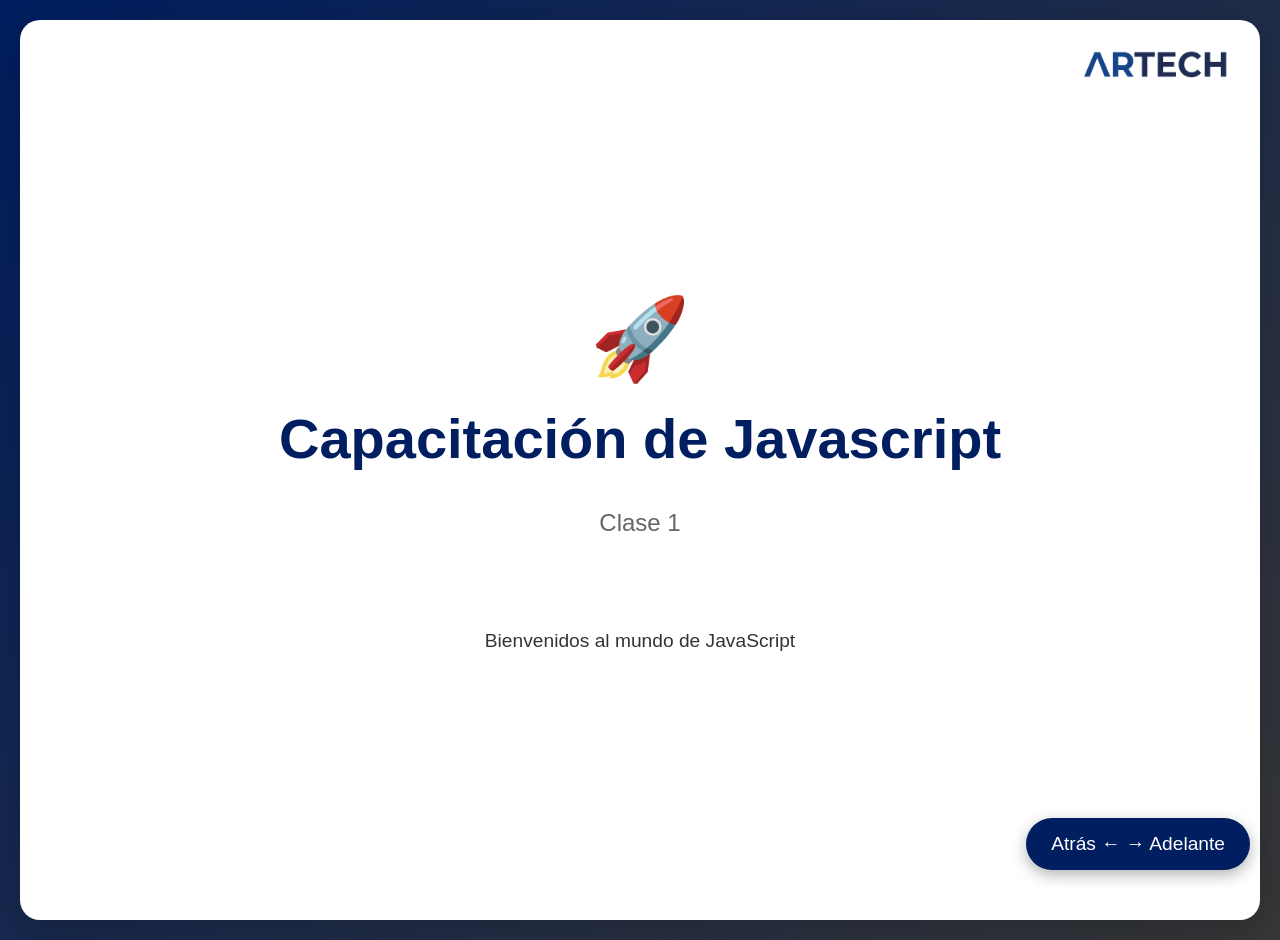
<file: clase_01/clase01_presentacion.html>
<!DOCTYPE html>
<html lang="es">
<head>
    <meta charset="UTF-8">
    <meta name="viewport" content="width=device-width, initial-scale=1.0">
    <title>Clase 1 - JavaScript Fundamentals</title>
    <style>
        * {
            margin: 0;
            padding: 0;
            box-sizing: border-box;
        }
        
        body {
            font-family: 'Segoe UI', Tahoma, Geneva, Verdana, sans-serif;
            background: linear-gradient(135deg, #001E60 0%, #373737 100%);
            color: #333;
            overflow-x: hidden;
        }
        
        .slide {
            min-height: 100vh;
            display: flex;
            flex-direction: column;
            justify-content: center;
            align-items: center;
            padding: 40px;
            background: white;
            margin: 20px;
            border-radius: 20px;
            box-shadow: 0 10px 40px rgba(0,0,0,0.2);
        }
        
        h1 {
            font-size: 3.5em;
            color: #001E60;
            margin-bottom: 20px;
            text-align: center;
        }
        
        h2 {
            font-size: 2.5em;
            color: #535353;
            margin-bottom: 30px;
            text-align: center;
        }
        
        h3 {
            font-size: 1.8em;
            color: #001E60;
            margin: 25px 0 15px 0;
        }
        
        p, li {
            font-size: 1.3em;
            line-height: 1.8;
            margin: 10px 0;
        }
        
        .subtitle {
            font-size: 1.5em;
            color: #666;
            margin-bottom: 40px;
        }
        
        ul {
            list-style: none;
            padding-left: 0;
        }
        
        li {
            padding: 10px 0;
            padding-left: 30px;
            position: relative;
        }
        
        li:before {
            content: "→";
            position: absolute;
            left: 0;
            color: #001E60;
            font-weight: bold;
        }
        
        .code-block {
            background: #2d2d2d;
            color: #f8f8f2;
            padding: 25px;
            border-radius: 10px;
            font-family: 'Courier New', monospace;
            font-size: 1.1em;
            margin: 20px 0;
            overflow-x: auto;
            width: 100%;
            max-width: 800px;
            white-space: pre-wrap;
            line-height: 1.5;
        }
        
        .highlight {
            color: #f92672;
            font-weight: bold;
        }
        
        .comparison {
            display: grid;
            grid-template-columns: 1fr 1fr;
            gap: 30px;
            width: 100%;
            max-width: 1000px;
            margin: 20px 0;
        }
        
        .comparison-box {
            background: #f5f5f5;
            padding: 20px;
            border-radius: 10px;
            border: 3px solid #001E60;
        }
        
        .comparison-box h4 {
            color: #535353;
            margin-bottom: 15px;
            font-size: 1.5em;
        }
        
        .emphasis {
            background: #fff3cd;
            padding: 20px;
            border-left: 5px solid #ffc107;
            margin: 20px 0;
            border-radius: 5px;
        }
        
        .navigation {
            position: fixed;
            bottom: 30px;
            right: 30px;
            background: #001E60;
            padding: 15px 25px;
            border-radius: 30px;
            color: white;
            font-size: 1.2em;
            box-shadow: 0 5px 15px rgba(0,0,0,0.3);
        }
        
        table {
            width: 100%;
            max-width: 800px;
            border-collapse: collapse;
            margin: 20px 0;
            font-size: 1.1em;
        }
        
        th, td {
            padding: 15px;
            text-align: left;
            border-bottom: 2px solid #ddd;
        }
        
        th {
            background: #001E60;
            color: white;
            font-weight: bold;
        }
        
        tr:hover {
            background: #f5f5f5;
        }
        
        .intro-icon {
            font-size: 5em;
            margin: 20px 0;
        }
    </style>
</head>
<body>
    <img src="./artech-logo.png" alt="" style="position: fixed; top: 50px; right: 50px; width: 150px; height: 30px;">

    <div class="slide">
      <div class="intro-icon">🚀</div>
      <h1>Capacitación de Javascript</h1>
      <p class="subtitle">Clase 1</p>
      <p style="font-size: 1.2em; margin-top: 40px;">Bienvenidos al mundo de JavaScript</p>
    </div>

    <!-- SLIDE 2: HISTORIA DE JAVASCRIPT -->
    <div class="slide">
        <h2>📜 Historia de JavaScript</h2>
        <div style="max-width: 900px;">
            <h3>¿Quién lo creó?</h3>
            <p><strong>Brendan Eich</strong> en 1995, mientras trabajaba en Netscape Communications.</p>

            <h3>¿Por qué surgió?</h3>
            <ul>
                <li>A mediados de los 90s, las páginas web eran completamente estáticas</li>
                <li>No había forma de hacer que respondieran a las acciones del usuario sin recargar la página</li>
                <li>Netscape necesitaba un lenguaje simple que pudiera correr en el navegador</li>
                <li>Se creó en solo <strong>10 días</strong> (Mayo de 1995)</li>
            </ul>

            <h3>¿Qué problema resolvió?</h3>
            <ul>
                <li>✨ <strong>Interactividad:</strong> Páginas que responden a clicks, movimientos del mouse, formularios dinámicos</li>
                <li>⚡ <strong>Validación instantánea:</strong> Sin necesidad de enviar datos al servidor para verificarlos</li>
                <li>🎨 <strong>Dinamismo visual:</strong> Cambiar contenido y estilos sin recargar la página</li>
                <li>🌐 <strong>Web moderna:</strong> Hizo posible aplicaciones web complejas (Gmail, Google Maps, etc.)</li>
            </ul>
        </div>
        <div class="emphasis" style="margin-top: 30px;">
            <strong>Dato curioso:</strong> Originalmente se llamó "Mocha", luego "LiveScript" y finalmente "JavaScript" por razones de marketing (aprovechando la popularidad de Java, aunque son lenguajes muy diferentes)
        </div>
    </div>

    <!-- SLIDE 3: ¿QUÉ VAMOS A VER? -->
    <div class="slide">
        <h2>¿Qué vamos a ver en estas 7 clases?</h2>
        <ul>
            <li><strong>Clases 1-2:</strong> JavaScript puro (sintaxis, lógica, estructuras de datos)</li>
            <li><strong>Clases 3-4:</strong> HTML, CSS y manipulación del DOM (interfaces visuales)</li>
            <li><strong>Clases 5-6:</strong> Proyecto integrador (aplicación web real)</li>
            <li><strong>Clase 7:</strong> Node.js, TypeScript y conexión con SAP</li>
        </ul>
        <div class="emphasis">
            <strong>Objetivo:</strong> Que puedan crear aplicaciones web interactivas y entiendan cómo JS se usa en el ecosistema SAP moderno
        </div>
    </div>

    <!-- SLIDE 3: ¿POR QUÉ JAVASCRIPT? -->
    <div class="slide">
        <h2>¿Por qué JavaScript?</h2>
        <ul>
            <li>El lenguaje más usado del mundo (2024)</li>
            <li>Corre en navegadores (frontend)</li>
            <li>Corre en servidores (Node.js - backend)</li>
            <li>Aplicaciones móviles (React Native)</li>
            <li>Desktop apps (Electron)</li>
            <li><strong>SAP Fiori y UI5 usan JavaScript/TypeScript</strong></li>
        </ul>
        <p style="margin-top: 40px; font-size: 1.4em; color: #001E60;">
            <strong>Una vez que sepan JS, pueden hacer casi cualquier cosa</strong>
        </p>
    </div>

    <!-- SLIDE 4: VARIABLES -->
    <div class="slide">
        <h2>Variables: let, const, var</h2>
        <div class="code-block">
            // Forma moderna (usar estas)
            let edad = 25;           // Variable que puede cambiar
            const nombre = "Ana";    // Constante (no puede cambiar)

            // Forma antigua (evitar)
            var ciudad = "Buenos Aires";  // No la usen, tiene problemas
        </div>
        <div class="comparison">
            <div class="comparison-box">
                <h4>let</h4>
                <ul style="font-size: 0.9em;">
                    <li>Puede cambiar de valor</li>
                    <li>Tiene scope de bloque</li>
                </ul>
            </div>
            <div class="comparison-box">
                <h4>const</h4>
                <ul style="font-size: 0.9em;">
                    <li>NO puede cambiar de valor</li>
                    <li>Usar por defecto (más seguro)</li>
                </ul>
            </div>
        </div>
    </div>

    <!-- SLIDE 5: TIPOS DE DATOS -->
    <div class="slide">
        <h2>Tipos de Datos</h2>
        <table>
            <tr>
                <th>Tipo</th>
                <th>Ejemplo</th>
                <th>Descripción</th>
            </tr>
            <tr>
                <td><strong>String</strong></td>
                <td>"Hola mundo"</td>
                <td>Texto</td>
            </tr>
            <tr>
                <td><strong>Number</strong></td>
                <td>42, 3.14</td>
                <td>Números (enteros y decimales)</td>
            </tr>
            <tr>
                <td><strong>Boolean</strong></td>
                <td>true, false</td>
                <td>Verdadero o falso</td>
            </tr>
            <tr>
                <td><strong>Undefined</strong></td>
                <td>undefined</td>
                <td>Variable sin valor asignado</td>
            </tr>
            <tr>
                <td><strong>Null</strong></td>
                <td>null</td>
                <td>Ausencia intencional de valor</td>
            </tr>
            <tr>
                <td><strong>Object</strong></td>
                <td>{nombre: "Juan"}</td>
                <td>Estructura de datos compleja</td>
            </tr>
            <tr>
                <td><strong>Array</strong></td>
                <td>[1, 2, 3]</td>
                <td>Lista de valores</td>
            </tr>
        </table>
    </div>

    <!-- SLIDE 6: TEMPLATE LITERALS -->
    <div class="slide">
        <h2>Template Literals (String moderno)</h2>
        <div class="comparison">
            <div class="comparison-box">
                <h4>❌ Forma antigua</h4>
                <div class="code-block" style="font-size: 0.9em;">
let nombre = "Carlos";
let edad = 30;
let mensaje = "Hola " + nombre + 
              ", tienes " + edad + 
              " años";
                </div>
            </div>
            <div class="comparison-box">
                <h4>✅ Forma moderna</h4>
                <div class="code-block" style="font-size: 0.9em;">
let nombre = "Carlos";
let edad = 30;
let mensaje = `Hola ${nombre}, 
tienes ${edad} años`;
                </div>
            </div>
        </div>
        <div class="emphasis">
            <strong>Tip:</strong> Usen backticks (`) y ${} para interpolar variables
        </div>
    </div>

    <!-- SLIDE 7: OPERADORES -->
    <div class="slide">
        <h2>Operadores</h2>
        <h3>Aritméticos</h3>
        <div class="code-block">
let suma = 10 + 5;        // 15
let resta = 10 - 5;       // 5
let multi = 10 * 5;       // 50
let div = 10 / 5;         // 2
let modulo = 10 % 3;      // 1 (resto de la división)
let potencia = 2 ** 3;    // 8 (2 elevado a 3)
        </div>
        <h3>Comparación</h3>
        <div class="code-block">
5 == "5"    // true  (compara valor, NO tipo)
5 === "5"   // false (compara valor Y tipo) ⭐ USAR ESTE
5 != "5"    // false
5 !== "5"   // true ⭐ USAR ESTE
        </div>
    </div>

    <!-- SLIDE 8: TRUTHY/FALSY -->
    <div class="slide">
        <h2>Truthy & Falsy Values</h2>
        <p>En JavaScript, algunos valores se consideran "falsos" en contextos booleanos:</p>
        <div class="comparison">
            <div class="comparison-box">
                <h4>❌ Falsy (se evalúan como false)</h4>
                <ul style="font-size: 0.9em;">
                    <li>false</li>
                    <li>0</li>
                    <li>"" (string vacío)</li>
                    <li>null</li>
                    <li>undefined</li>
                    <li>NaN</li>
                </ul>
            </div>
            <div class="comparison-box">
                <h4>✅ Truthy (todo lo demás)</h4>
                <ul style="font-size: 0.9em;">
                    <li>true</li>
                    <li>Cualquier número (excepto 0)</li>
                    <li>Cualquier string (excepto "")</li>
                    <li>Arrays y objetos</li>
                </ul>
            </div>
        </div>
        <div class="code-block">
if ("Hola") {  // truthy
    console.log("Esto se ejecuta");
}
if (0) {  // falsy
    console.log("Esto NO se ejecuta");
}
        </div>
    </div>

    <!-- SLIDE 9: IF/ELSE -->
    <div class="slide">
        <h2>Estructuras de Control: if/else</h2>
        <div class="code-block">
let edad = 20;

if (edad >= 18) {
    console.log("Eres mayor de edad");
} else {
    console.log("Eres menor de edad");
}

// Operador ternario (forma corta)
let mensaje = edad >= 18 ? "Mayor" : "Menor";
        </div>
        <div class="comparison">
            <div class="comparison-box">
                <h4>Python</h4>
                <div class="code-block" style="font-size: 0.8em;">
if edad >= 18:
    print("Mayor")
else:
    print("Menor")
                </div>
            </div>
            <div class="comparison-box">
                <h4>JavaScript</h4>
                <div class="code-block" style="font-size: 0.8em;">
if (edad >= 18) {
    console.log("Mayor");
} else {
    console.log("Menor");
}
                </div>
            </div>
        </div>
    </div>

    <!-- SLIDE 10: SWITCH -->
    <div class="slide">
        <h2>Switch Statement</h2>
        <div class="code-block">
let dia = 3;
let nombreDia;

switch(dia) {
    case 1:
        nombreDia = "Lunes";
        break;
    case 2:
        nombreDia = "Martes";
        break;
    case 3:
        nombreDia = "Miércoles";
        break;
    default:
        nombreDia = "Día inválido";
}

console.log(nombreDia); // "Miércoles"
        </div>
        <div class="emphasis">
            <strong>¡Guarda!</strong> No olviden el <code>break</code>, o va a seguir ejecutando los casos siguientes
        </div>
    </div>

    <!-- SLIDE 11: LOOPS -->
    <div class="slide">
        <h2>Loops (Bucles)</h2>
        <h3>For Loop</h3>
        <div class="code-block">
for (let i = 0; i < 5; i++) {
    console.log(i);  // 0, 1, 2, 3, 4
}
        </div>
        <h3>While Loop</h3>
        <div class="code-block">
let contador = 0;
while (contador < 5) {
    console.log(contador);
    contador++;
}
        </div>
        <h3>Do-While Loop</h3>
        <div class="code-block">
let num = 0;
do {
    console.log(num);
    num++;
} while (num < 5);
        </div>
    </div>

    <!-- SLIDE 12: FUNCIONES -->
    <div class="slide">
        <h2>Funciones</h2>
        <h3>Declaración tradicional</h3>
        <div class="code-block">
function saludar(nombre) {
    return `Hola ${nombre}!`;
}

let mensaje = saludar("María");  // "Hola María!"
        </div>
        <h3>Arrow Function (forma moderna) ⭐</h3>
        <div class="code-block">
const saludar = (nombre) => {
    return `Hola ${nombre}!`;
}

// Forma corta (cuando es una sola línea)
const saludar = (nombre) => `Hola ${nombre}!`;
        </div>
    </div>

    <!-- SLIDE 13: SCOPE -->
    <div class="slide">
        <h2>Scope (Ámbito)</h2>
        <div class="code-block">
let global = "Soy global";

function ejemplo() {
    let local = "Soy local";
    console.log(global);  // ✅ Puedo acceder
    console.log(local);   // ✅ Puedo acceder
}

console.log(global);  // ✅ Puedo acceder
console.log(local);   // ❌ ERROR: local no está definida aquí
        </div>
        <div class="emphasis">
            <strong>Regla de oro:</strong> Las variables declaradas dentro de una función solo existen dentro de esa función
        </div>
    </div>

    <!-- SLIDE 14: PRÁCTICA -->
    <div class="slide">
        <h2>🎯 A practicar :D!</h2>
        <p style="font-size: 1.4em; margin: 30px 0;">Abran la consola del navegador:</p>
        <ul style="font-size: 1.2em;">
            <li><strong>Chrome/Edge:</strong> F12 o Click derecho → Inspeccionar → Console</li>
            <li><strong>Firefox:</strong> F12 → Console</li>
        </ul>
        <div class="emphasis" style="margin-top: 40px;">
            <strong>Ejercicios en:</strong> clase1_ejercicios.html
        </div>
    </div>

    <!-- SLIDE 15: RECAP -->
    <div class="slide">
        <h2>📝 Recap de la Clase 1</h2>
        <ul>
            <li>Variables: <strong>let</strong> y <strong>const</strong></li>
            <li>Tipos de datos: string, number, boolean, null, undefined</li>
            <li>Template literals con backticks</li>
            <li>Operadores: aritméticos, comparación (=== y !==)</li>
            <li>Truthy/Falsy values</li>
            <li>Estructuras: if/else, switch</li>
            <li>Loops: for, while, do-while</li>
            <li>Funciones: tradicionales y arrow functions</li>
            <li>Scope: global vs local</li>
        </ul>
    </div>

    <div class="navigation">
        Atrás ← → Adelante
    </div>

    <script>
        let currentSlide = 0;
        const slides = document.querySelectorAll('.slide');
        
        function showSlide(n) {
            slides.forEach(slide => slide.style.display = 'none');
            currentSlide = (n + slides.length) % slides.length;
            slides[currentSlide].style.display = 'flex';
        }
        
        document.addEventListener('keydown', (e) => {
            if (e.key === 'ArrowRight') showSlide(currentSlide + 1);
            if (e.key === 'ArrowLeft') showSlide(currentSlide - 1);
        });
        
        showSlide(0);
    </script>
</body>
</html>
</file>
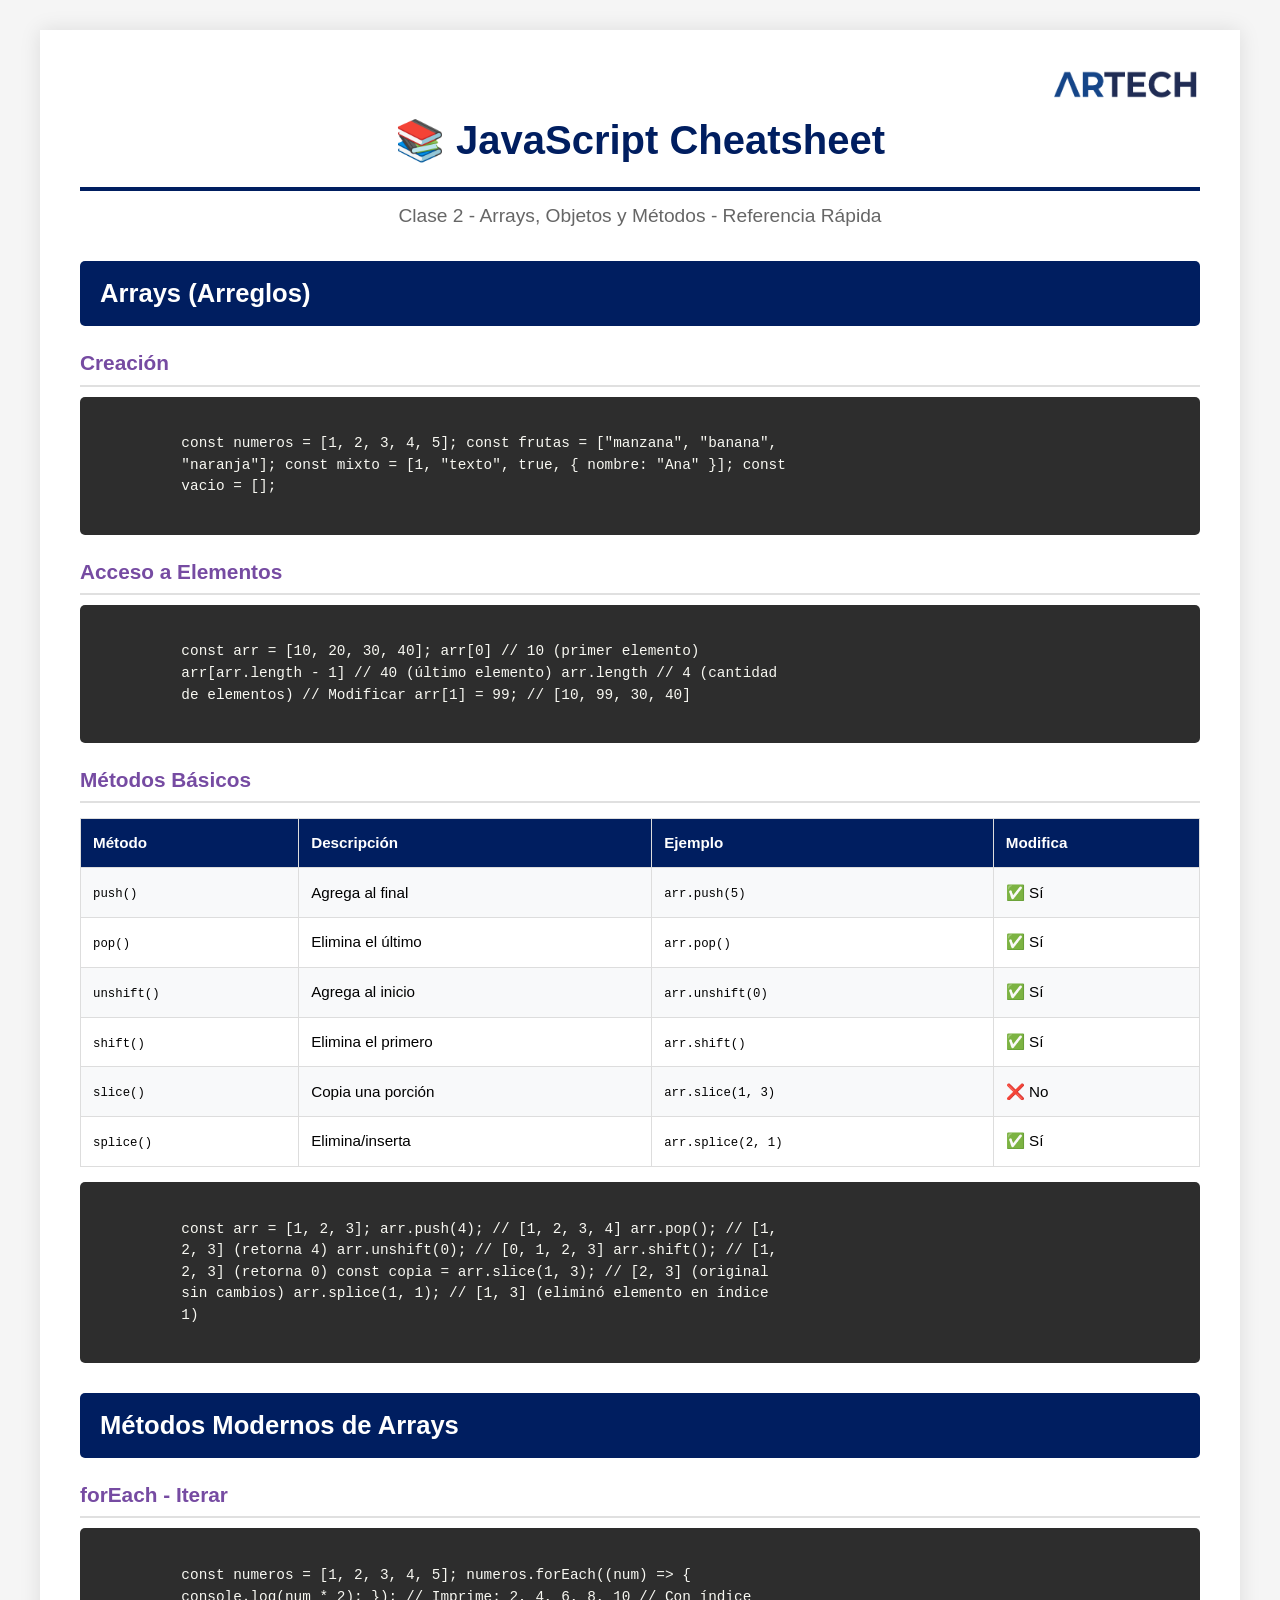
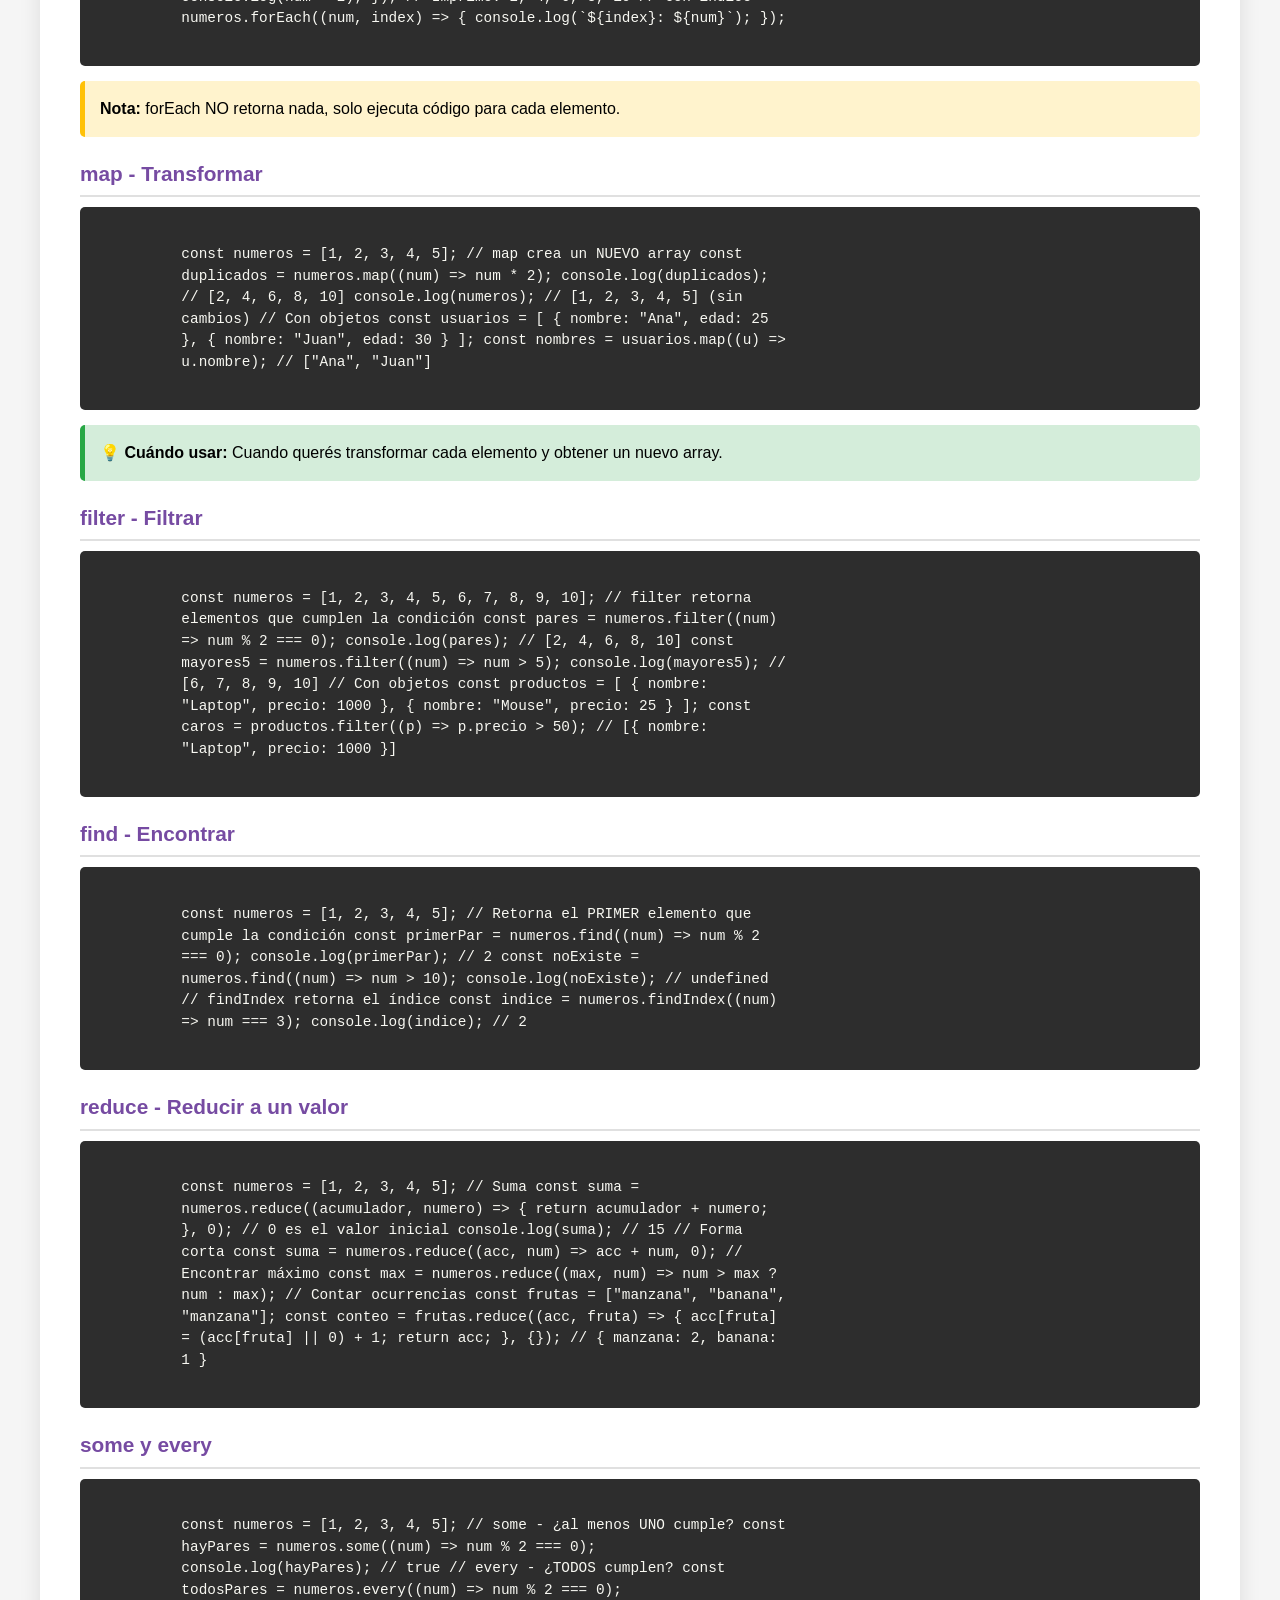
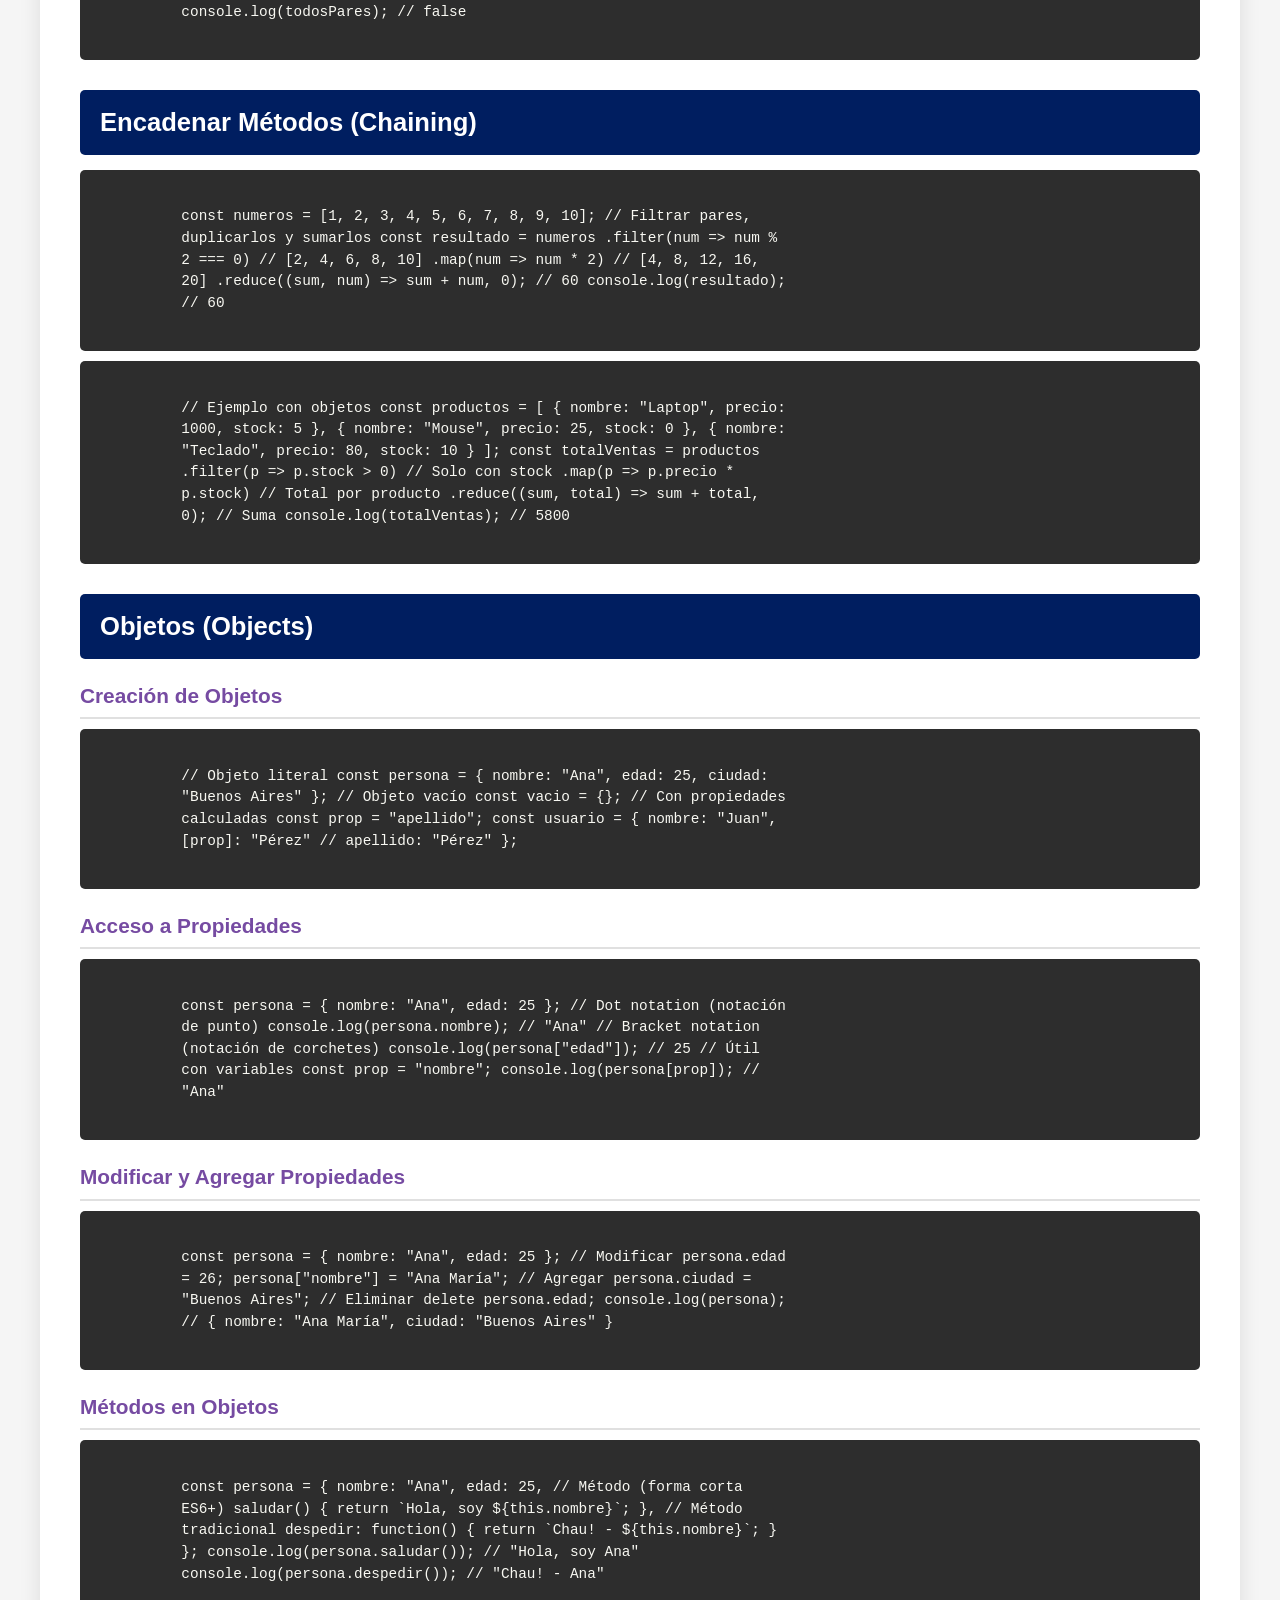
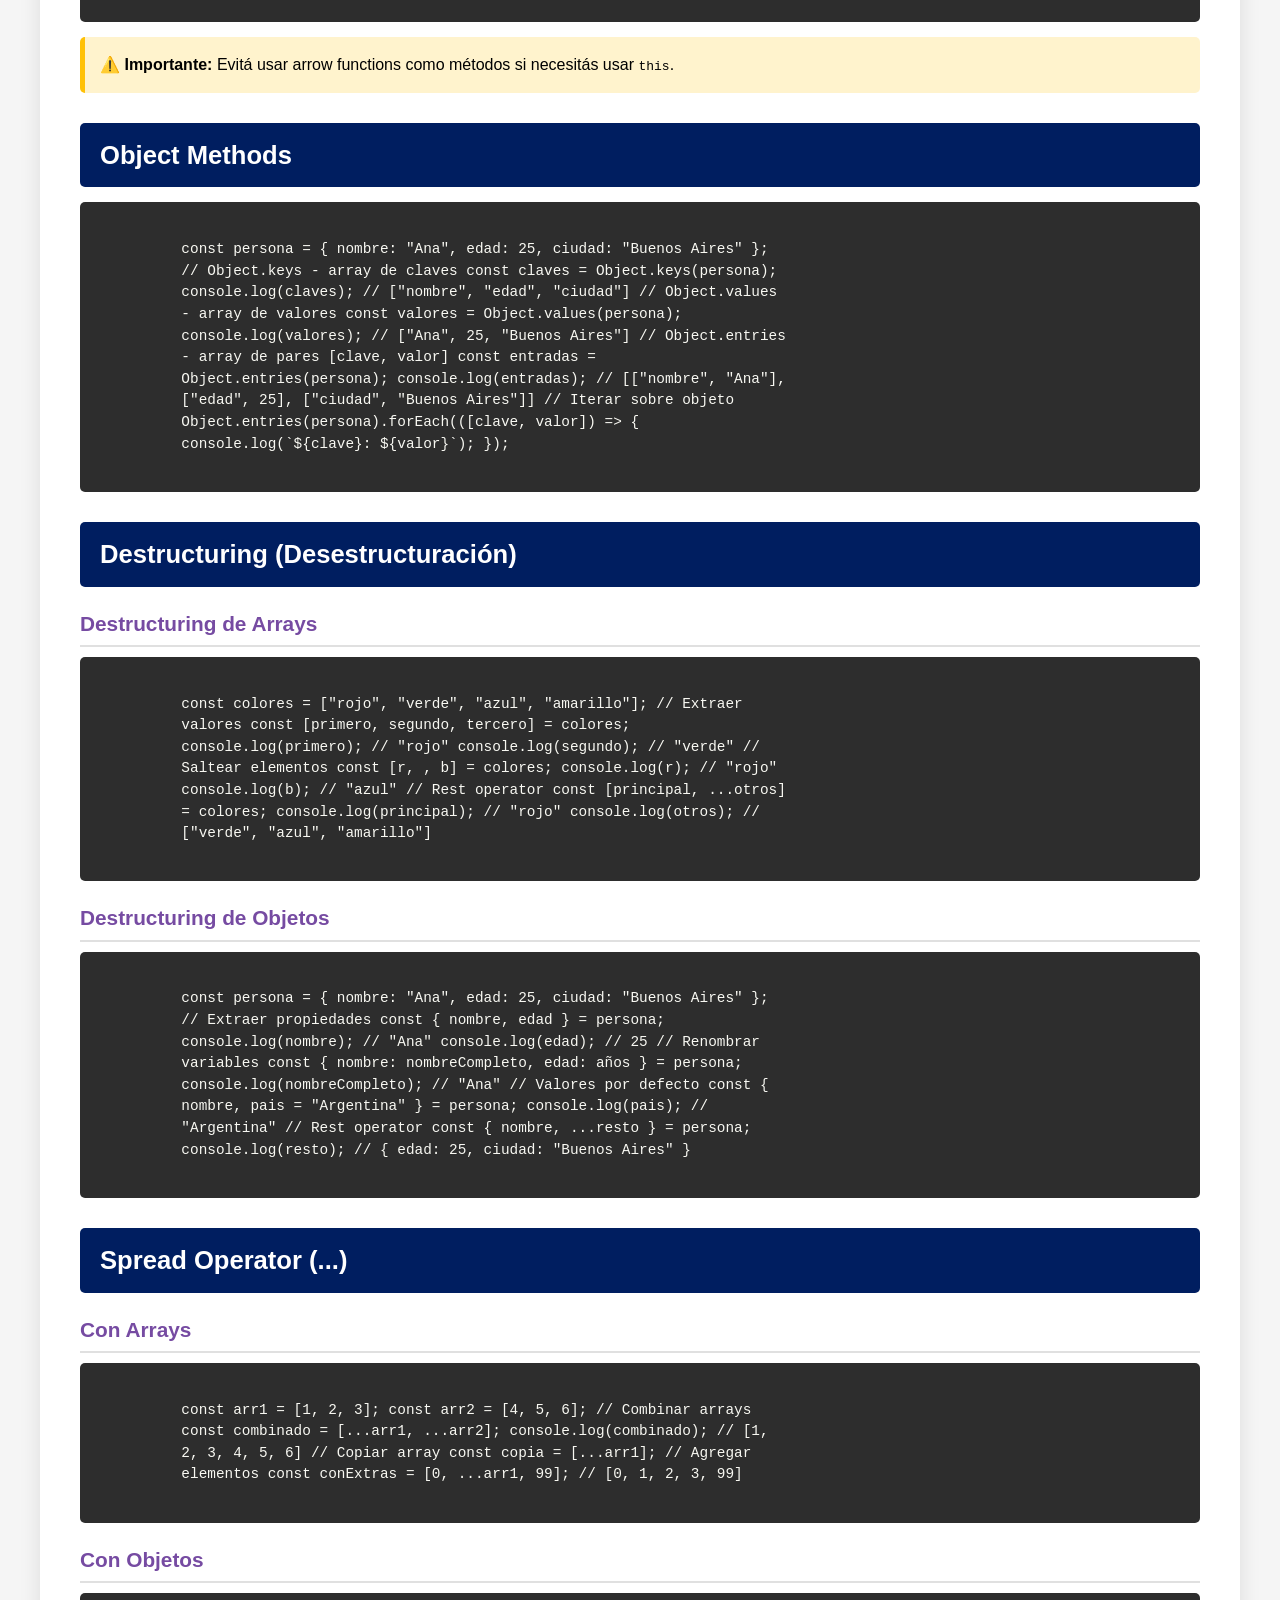
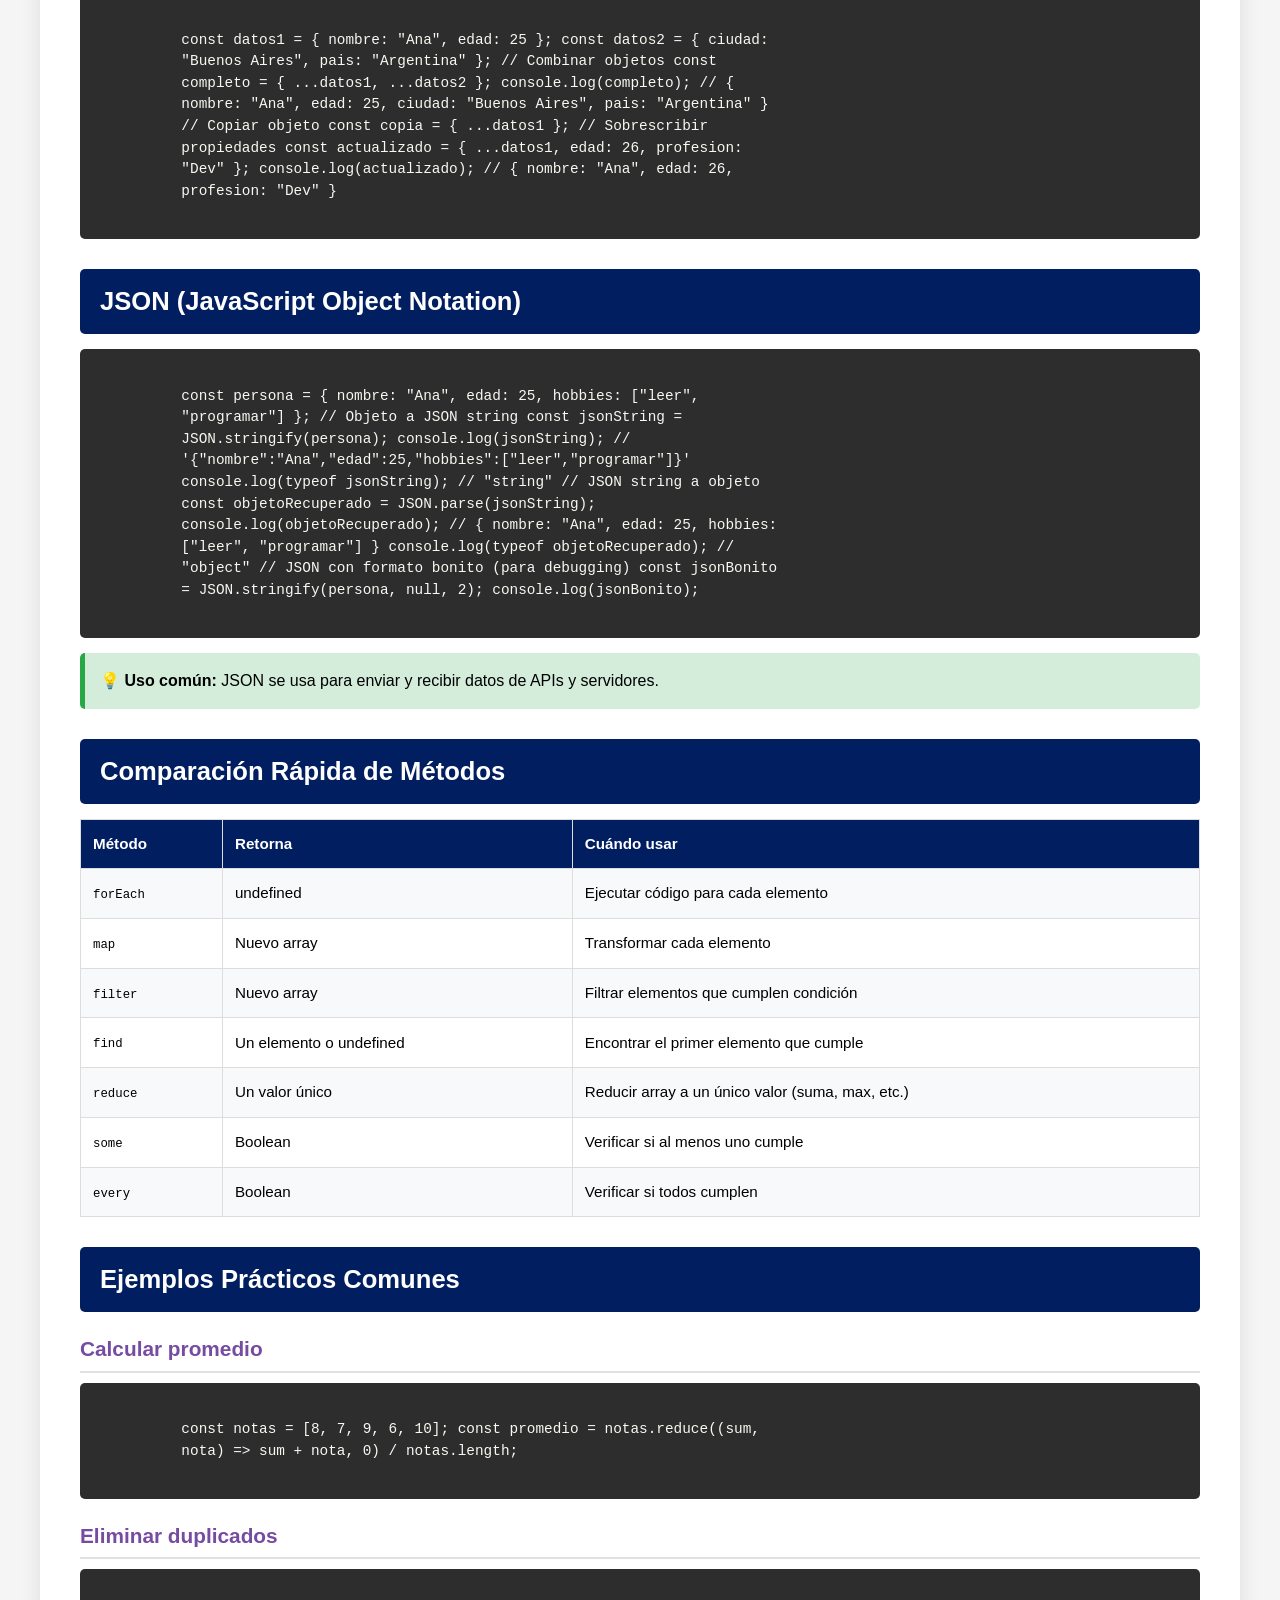
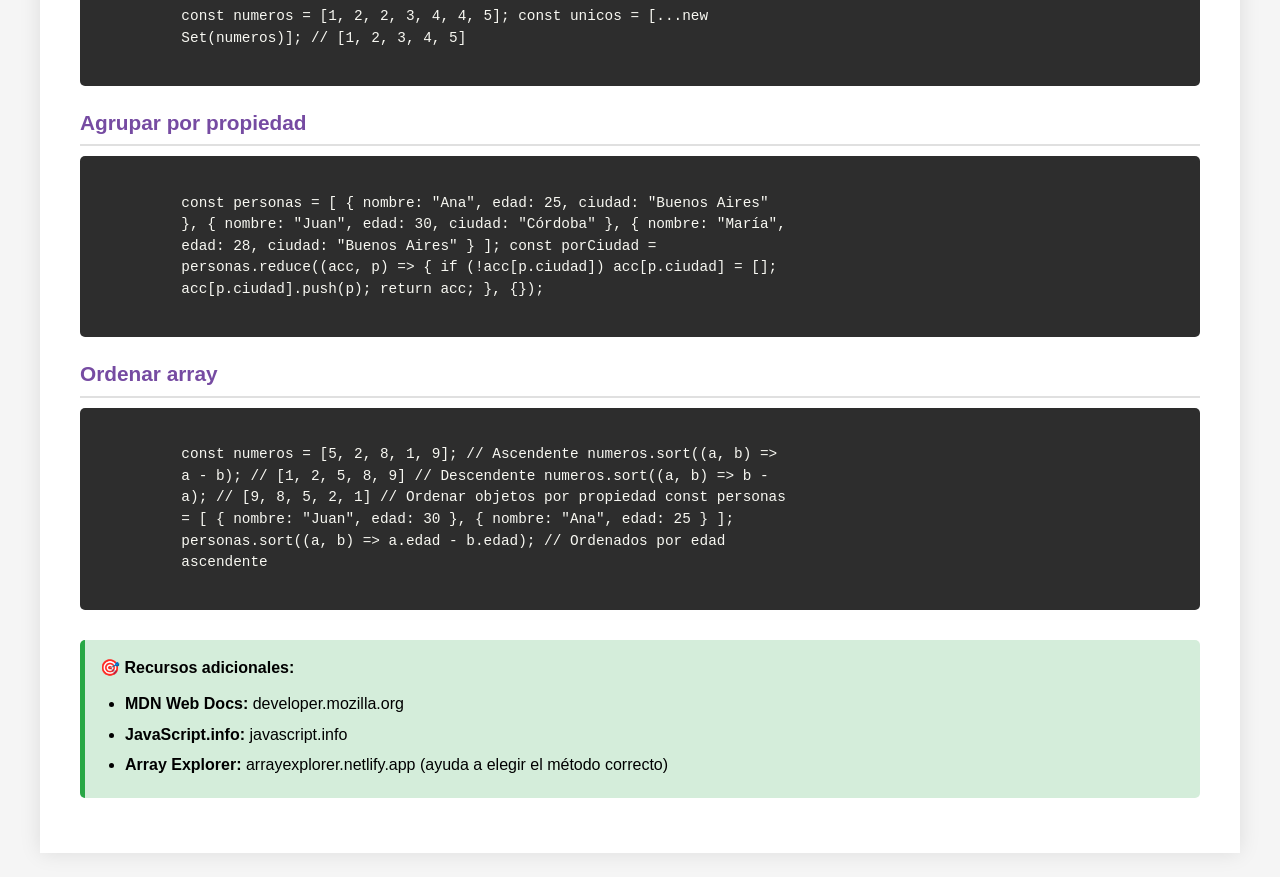
<file: clase_02/clase2_cheatsheet.html>
<!DOCTYPE html>
<html lang="es">
  <head>
    <meta charset="UTF-8" />
    <meta name="viewport" content="width=device-width, initial-scale=1.0" />
    <title>JavaScript Cheatsheet - Clase 2</title>
    <style>
      * {
        margin: 0;
        padding: 0;
        box-sizing: border-box;
      }

      body {
        font-family: "Segoe UI", Tahoma, Geneva, Verdana, sans-serif;
        background: #f5f5f5;
        padding: 30px;
        line-height: 1.6;
      }

      .container {
        max-width: 1200px;
        margin: 0 auto;
        background: white;
        padding: 40px;
        box-shadow: 0 0 20px rgba(0, 0, 0, 0.1);
      }

      h1 {
        color: #001e60;
        text-align: center;
        font-size: 2.5em;
        margin-bottom: 10px;
        border-bottom: 4px solid #001e60;
        padding-bottom: 15px;
      }

      .subtitle {
        text-align: center;
        color: #666;
        font-size: 1.2em;
        margin-bottom: 30px;
      }

      .section {
        margin: 30px 0;
        page-break-inside: avoid;
      }

      h2 {
        background: #001e60;
        color: white;
        padding: 12px 20px;
        font-size: 1.6em;
        margin-bottom: 15px;
        border-radius: 5px;
      }

      h3 {
        color: #764ba2;
        font-size: 1.3em;
        margin: 20px 0 10px 0;
        border-bottom: 2px solid #e0e0e0;
        padding-bottom: 5px;
      }

      .code {
        background: #2d2d2d;
        color: #f8f8f2;
        padding: 15px;
        border-radius: 5px;
        font-family: "Courier New", monospace;
        font-size: 0.9em;
        margin: 10px 0;
        overflow-x: auto;
        white-space: pre-wrap;
        line-height: 1.5;
      }

      .two-columns {
        display: grid;
        grid-template-columns: 1fr 1fr;
        gap: 20px;
        margin: 15px 0;
      }

      .column {
        background: #f8f9fa;
        padding: 15px;
        border-radius: 8px;
        border-left: 4px solid #001e60;
      }

      table {
        width: 100%;
        border-collapse: collapse;
        margin: 15px 0;
        font-size: 0.95em;
      }

      th,
      td {
        padding: 12px;
        text-align: left;
        border: 1px solid #ddd;
      }

      th {
        background: #001e60;
        color: white;
        font-weight: bold;
      }

      tr:nth-child(even) {
        background: #f8f9fa;
      }

      .important {
        background: #fff3cd;
        border-left: 5px solid #ffc107;
        padding: 15px;
        margin: 15px 0;
        border-radius: 5px;
      }

      .tip {
        background: #d4edda;
        border-left: 5px solid #28a745;
        padding: 15px;
        margin: 15px 0;
        border-radius: 5px;
      }

      ul {
        margin-left: 25px;
        margin-top: 10px;
      }

      li {
        margin: 5px 0;
      }

      .inline-code {
        background: #e9ecef;
        padding: 2px 6px;
        border-radius: 3px;
        font-family: "Courier New", monospace;
        font-size: 0.9em;
      }

      .artech-logo-container {
        text-align: end;
      }

      .artech-logo-container img {
        width: 150px;
        height: 30px;
      }

      @media print {
        body {
          background: white;
          padding: 0;
        }
        .container {
          box-shadow: none;
        }
      }
    </style>
  </head>
  <body>
    <div class="container">
      <div class="artech-logo-container">
        <img src="./artech-logo.png" alt="Logo de ARTECH" />
      </div>

      <h1>📚 JavaScript Cheatsheet</h1>
      <p class="subtitle">
        Clase 2 - Arrays, Objetos y Métodos - Referencia Rápida
      </p>

      <!-- ARRAYS BÁSICOS -->
      <div class="section">
        <h2>Arrays (Arreglos)</h2>

        <h3>Creación</h3>
        <div class="code">
          const numeros = [1, 2, 3, 4, 5]; const frutas = ["manzana", "banana",
          "naranja"]; const mixto = [1, "texto", true, { nombre: "Ana" }]; const
          vacio = [];
        </div>

        <h3>Acceso a Elementos</h3>
        <div class="code">
          const arr = [10, 20, 30, 40]; arr[0] // 10 (primer elemento)
          arr[arr.length - 1] // 40 (último elemento) arr.length // 4 (cantidad
          de elementos) // Modificar arr[1] = 99; // [10, 99, 30, 40]
        </div>

        <h3>Métodos Básicos</h3>
        <table>
          <tr>
            <th>Método</th>
            <th>Descripción</th>
            <th>Ejemplo</th>
            <th>Modifica</th>
          </tr>
          <tr>
            <td><code>push()</code></td>
            <td>Agrega al final</td>
            <td><code>arr.push(5)</code></td>
            <td>✅ Sí</td>
          </tr>
          <tr>
            <td><code>pop()</code></td>
            <td>Elimina el último</td>
            <td><code>arr.pop()</code></td>
            <td>✅ Sí</td>
          </tr>
          <tr>
            <td><code>unshift()</code></td>
            <td>Agrega al inicio</td>
            <td><code>arr.unshift(0)</code></td>
            <td>✅ Sí</td>
          </tr>
          <tr>
            <td><code>shift()</code></td>
            <td>Elimina el primero</td>
            <td><code>arr.shift()</code></td>
            <td>✅ Sí</td>
          </tr>
          <tr>
            <td><code>slice()</code></td>
            <td>Copia una porción</td>
            <td><code>arr.slice(1, 3)</code></td>
            <td>❌ No</td>
          </tr>
          <tr>
            <td><code>splice()</code></td>
            <td>Elimina/inserta</td>
            <td><code>arr.splice(2, 1)</code></td>
            <td>✅ Sí</td>
          </tr>
        </table>

        <div class="code">
          const arr = [1, 2, 3]; arr.push(4); // [1, 2, 3, 4] arr.pop(); // [1,
          2, 3] (retorna 4) arr.unshift(0); // [0, 1, 2, 3] arr.shift(); // [1,
          2, 3] (retorna 0) const copia = arr.slice(1, 3); // [2, 3] (original
          sin cambios) arr.splice(1, 1); // [1, 3] (eliminó elemento en índice
          1)
        </div>
      </div>

      <!-- MÉTODOS MODERNOS -->
      <div class="section">
        <h2>Métodos Modernos de Arrays</h2>

        <h3>forEach - Iterar</h3>
        <div class="code">
          const numeros = [1, 2, 3, 4, 5]; numeros.forEach((num) => {
          console.log(num * 2); }); // Imprime: 2, 4, 6, 8, 10 // Con índice
          numeros.forEach((num, index) => { console.log(`${index}: ${num}`); });
        </div>
        <div class="important">
          <strong>Nota:</strong> forEach NO retorna nada, solo ejecuta código
          para cada elemento.
        </div>

        <h3>map - Transformar</h3>
        <div class="code">
          const numeros = [1, 2, 3, 4, 5]; // map crea un NUEVO array const
          duplicados = numeros.map((num) => num * 2); console.log(duplicados);
          // [2, 4, 6, 8, 10] console.log(numeros); // [1, 2, 3, 4, 5] (sin
          cambios) // Con objetos const usuarios = [ { nombre: "Ana", edad: 25
          }, { nombre: "Juan", edad: 30 } ]; const nombres = usuarios.map((u) =>
          u.nombre); // ["Ana", "Juan"]
        </div>
        <div class="tip">
          <strong>💡 Cuándo usar:</strong> Cuando querés transformar cada
          elemento y obtener un nuevo array.
        </div>

        <h3>filter - Filtrar</h3>
        <div class="code">
          const numeros = [1, 2, 3, 4, 5, 6, 7, 8, 9, 10]; // filter retorna
          elementos que cumplen la condición const pares = numeros.filter((num)
          => num % 2 === 0); console.log(pares); // [2, 4, 6, 8, 10] const
          mayores5 = numeros.filter((num) => num > 5); console.log(mayores5); //
          [6, 7, 8, 9, 10] // Con objetos const productos = [ { nombre:
          "Laptop", precio: 1000 }, { nombre: "Mouse", precio: 25 } ]; const
          caros = productos.filter((p) => p.precio > 50); // [{ nombre:
          "Laptop", precio: 1000 }]
        </div>

        <h3>find - Encontrar</h3>
        <div class="code">
          const numeros = [1, 2, 3, 4, 5]; // Retorna el PRIMER elemento que
          cumple la condición const primerPar = numeros.find((num) => num % 2
          === 0); console.log(primerPar); // 2 const noExiste =
          numeros.find((num) => num > 10); console.log(noExiste); // undefined
          // findIndex retorna el índice const indice = numeros.findIndex((num)
          => num === 3); console.log(indice); // 2
        </div>

        <h3>reduce - Reducir a un valor</h3>
        <div class="code">
          const numeros = [1, 2, 3, 4, 5]; // Suma const suma =
          numeros.reduce((acumulador, numero) => { return acumulador + numero;
          }, 0); // 0 es el valor inicial console.log(suma); // 15 // Forma
          corta const suma = numeros.reduce((acc, num) => acc + num, 0); //
          Encontrar máximo const max = numeros.reduce((max, num) => num > max ?
          num : max); // Contar ocurrencias const frutas = ["manzana", "banana",
          "manzana"]; const conteo = frutas.reduce((acc, fruta) => { acc[fruta]
          = (acc[fruta] || 0) + 1; return acc; }, {}); // { manzana: 2, banana:
          1 }
        </div>

        <h3>some y every</h3>
        <div class="code">
          const numeros = [1, 2, 3, 4, 5]; // some - ¿al menos UNO cumple? const
          hayPares = numeros.some((num) => num % 2 === 0);
          console.log(hayPares); // true // every - ¿TODOS cumplen? const
          todosPares = numeros.every((num) => num % 2 === 0);
          console.log(todosPares); // false
        </div>
      </div>

      <!-- ENCADENAMIENTO -->
      <div class="section">
        <h2>Encadenar Métodos (Chaining)</h2>
        <div class="code">
          const numeros = [1, 2, 3, 4, 5, 6, 7, 8, 9, 10]; // Filtrar pares,
          duplicarlos y sumarlos const resultado = numeros .filter(num => num %
          2 === 0) // [2, 4, 6, 8, 10] .map(num => num * 2) // [4, 8, 12, 16,
          20] .reduce((sum, num) => sum + num, 0); // 60 console.log(resultado);
          // 60
        </div>

        <div class="code">
          // Ejemplo con objetos const productos = [ { nombre: "Laptop", precio:
          1000, stock: 5 }, { nombre: "Mouse", precio: 25, stock: 0 }, { nombre:
          "Teclado", precio: 80, stock: 10 } ]; const totalVentas = productos
          .filter(p => p.stock > 0) // Solo con stock .map(p => p.precio *
          p.stock) // Total por producto .reduce((sum, total) => sum + total,
          0); // Suma console.log(totalVentas); // 5800
        </div>
      </div>

      <!-- OBJETOS -->
      <div class="section">
        <h2>Objetos (Objects)</h2>

        <h3>Creación de Objetos</h3>
        <div class="code">
          // Objeto literal const persona = { nombre: "Ana", edad: 25, ciudad:
          "Buenos Aires" }; // Objeto vacío const vacio = {}; // Con propiedades
          calculadas const prop = "apellido"; const usuario = { nombre: "Juan",
          [prop]: "Pérez" // apellido: "Pérez" };
        </div>

        <h3>Acceso a Propiedades</h3>
        <div class="code">
          const persona = { nombre: "Ana", edad: 25 }; // Dot notation (notación
          de punto) console.log(persona.nombre); // "Ana" // Bracket notation
          (notación de corchetes) console.log(persona["edad"]); // 25 // Útil
          con variables const prop = "nombre"; console.log(persona[prop]); //
          "Ana"
        </div>

        <h3>Modificar y Agregar Propiedades</h3>
        <div class="code">
          const persona = { nombre: "Ana", edad: 25 }; // Modificar persona.edad
          = 26; persona["nombre"] = "Ana María"; // Agregar persona.ciudad =
          "Buenos Aires"; // Eliminar delete persona.edad; console.log(persona);
          // { nombre: "Ana María", ciudad: "Buenos Aires" }
        </div>

        <h3>Métodos en Objetos</h3>
        <div class="code">
          const persona = { nombre: "Ana", edad: 25, // Método (forma corta
          ES6+) saludar() { return `Hola, soy ${this.nombre}`; }, // Método
          tradicional despedir: function() { return `Chau! - ${this.nombre}`; }
          }; console.log(persona.saludar()); // "Hola, soy Ana"
          console.log(persona.despedir()); // "Chau! - Ana"
        </div>
        <div class="important">
          <strong>⚠️ Importante:</strong> Evitá usar arrow functions como
          métodos si necesitás usar <code>this</code>.
        </div>
      </div>

      <!-- OBJECT METHODS -->
      <div class="section">
        <h2>Object Methods</h2>
        <div class="code">
          const persona = { nombre: "Ana", edad: 25, ciudad: "Buenos Aires" };
          // Object.keys - array de claves const claves = Object.keys(persona);
          console.log(claves); // ["nombre", "edad", "ciudad"] // Object.values
          - array de valores const valores = Object.values(persona);
          console.log(valores); // ["Ana", 25, "Buenos Aires"] // Object.entries
          - array de pares [clave, valor] const entradas =
          Object.entries(persona); console.log(entradas); // [["nombre", "Ana"],
          ["edad", 25], ["ciudad", "Buenos Aires"]] // Iterar sobre objeto
          Object.entries(persona).forEach(([clave, valor]) => {
          console.log(`${clave}: ${valor}`); });
        </div>
      </div>

      <!-- DESTRUCTURING -->
      <div class="section">
        <h2>Destructuring (Desestructuración)</h2>

        <h3>Destructuring de Arrays</h3>
        <div class="code">
          const colores = ["rojo", "verde", "azul", "amarillo"]; // Extraer
          valores const [primero, segundo, tercero] = colores;
          console.log(primero); // "rojo" console.log(segundo); // "verde" //
          Saltear elementos const [r, , b] = colores; console.log(r); // "rojo"
          console.log(b); // "azul" // Rest operator const [principal, ...otros]
          = colores; console.log(principal); // "rojo" console.log(otros); //
          ["verde", "azul", "amarillo"]
        </div>

        <h3>Destructuring de Objetos</h3>
        <div class="code">
          const persona = { nombre: "Ana", edad: 25, ciudad: "Buenos Aires" };
          // Extraer propiedades const { nombre, edad } = persona;
          console.log(nombre); // "Ana" console.log(edad); // 25 // Renombrar
          variables const { nombre: nombreCompleto, edad: años } = persona;
          console.log(nombreCompleto); // "Ana" // Valores por defecto const {
          nombre, pais = "Argentina" } = persona; console.log(pais); //
          "Argentina" // Rest operator const { nombre, ...resto } = persona;
          console.log(resto); // { edad: 25, ciudad: "Buenos Aires" }
        </div>
      </div>

      <!-- SPREAD OPERATOR -->
      <div class="section">
        <h2>Spread Operator (...)</h2>

        <h3>Con Arrays</h3>
        <div class="code">
          const arr1 = [1, 2, 3]; const arr2 = [4, 5, 6]; // Combinar arrays
          const combinado = [...arr1, ...arr2]; console.log(combinado); // [1,
          2, 3, 4, 5, 6] // Copiar array const copia = [...arr1]; // Agregar
          elementos const conExtras = [0, ...arr1, 99]; // [0, 1, 2, 3, 99]
        </div>

        <h3>Con Objetos</h3>
        <div class="code">
          const datos1 = { nombre: "Ana", edad: 25 }; const datos2 = { ciudad:
          "Buenos Aires", pais: "Argentina" }; // Combinar objetos const
          completo = { ...datos1, ...datos2 }; console.log(completo); // {
          nombre: "Ana", edad: 25, ciudad: "Buenos Aires", pais: "Argentina" }
          // Copiar objeto const copia = { ...datos1 }; // Sobrescribir
          propiedades const actualizado = { ...datos1, edad: 26, profesion:
          "Dev" }; console.log(actualizado); // { nombre: "Ana", edad: 26,
          profesion: "Dev" }
        </div>
      </div>

      <!-- JSON -->
      <div class="section">
        <h2>JSON (JavaScript Object Notation)</h2>
        <div class="code">
          const persona = { nombre: "Ana", edad: 25, hobbies: ["leer",
          "programar"] }; // Objeto a JSON string const jsonString =
          JSON.stringify(persona); console.log(jsonString); //
          '{"nombre":"Ana","edad":25,"hobbies":["leer","programar"]}'
          console.log(typeof jsonString); // "string" // JSON string a objeto
          const objetoRecuperado = JSON.parse(jsonString);
          console.log(objetoRecuperado); // { nombre: "Ana", edad: 25, hobbies:
          ["leer", "programar"] } console.log(typeof objetoRecuperado); //
          "object" // JSON con formato bonito (para debugging) const jsonBonito
          = JSON.stringify(persona, null, 2); console.log(jsonBonito);
        </div>

        <div class="tip">
          <strong>💡 Uso común:</strong> JSON se usa para enviar y recibir datos
          de APIs y servidores.
        </div>
      </div>

      <!-- COMPARACIÓN MÉTODOS -->
      <div class="section">
        <h2>Comparación Rápida de Métodos</h2>
        <table>
          <tr>
            <th>Método</th>
            <th>Retorna</th>
            <th>Cuándo usar</th>
          </tr>
          <tr>
            <td><code>forEach</code></td>
            <td>undefined</td>
            <td>Ejecutar código para cada elemento</td>
          </tr>
          <tr>
            <td><code>map</code></td>
            <td>Nuevo array</td>
            <td>Transformar cada elemento</td>
          </tr>
          <tr>
            <td><code>filter</code></td>
            <td>Nuevo array</td>
            <td>Filtrar elementos que cumplen condición</td>
          </tr>
          <tr>
            <td><code>find</code></td>
            <td>Un elemento o undefined</td>
            <td>Encontrar el primer elemento que cumple</td>
          </tr>
          <tr>
            <td><code>reduce</code></td>
            <td>Un valor único</td>
            <td>Reducir array a un único valor (suma, max, etc.)</td>
          </tr>
          <tr>
            <td><code>some</code></td>
            <td>Boolean</td>
            <td>Verificar si al menos uno cumple</td>
          </tr>
          <tr>
            <td><code>every</code></td>
            <td>Boolean</td>
            <td>Verificar si todos cumplen</td>
          </tr>
        </table>
      </div>

      <!-- EJEMPLOS PRÁCTICOS -->
      <div class="section">
        <h2>Ejemplos Prácticos Comunes</h2>

        <h3>Calcular promedio</h3>
        <div class="code">
          const notas = [8, 7, 9, 6, 10]; const promedio = notas.reduce((sum,
          nota) => sum + nota, 0) / notas.length;
        </div>

        <h3>Eliminar duplicados</h3>
        <div class="code">
          const numeros = [1, 2, 2, 3, 4, 4, 5]; const unicos = [...new
          Set(numeros)]; // [1, 2, 3, 4, 5]
        </div>

        <h3>Agrupar por propiedad</h3>
        <div class="code">
          const personas = [ { nombre: "Ana", edad: 25, ciudad: "Buenos Aires"
          }, { nombre: "Juan", edad: 30, ciudad: "Córdoba" }, { nombre: "María",
          edad: 28, ciudad: "Buenos Aires" } ]; const porCiudad =
          personas.reduce((acc, p) => { if (!acc[p.ciudad]) acc[p.ciudad] = [];
          acc[p.ciudad].push(p); return acc; }, {});
        </div>

        <h3>Ordenar array</h3>
        <div class="code">
          const numeros = [5, 2, 8, 1, 9]; // Ascendente numeros.sort((a, b) =>
          a - b); // [1, 2, 5, 8, 9] // Descendente numeros.sort((a, b) => b -
          a); // [9, 8, 5, 2, 1] // Ordenar objetos por propiedad const personas
          = [ { nombre: "Juan", edad: 30 }, { nombre: "Ana", edad: 25 } ];
          personas.sort((a, b) => a.edad - b.edad); // Ordenados por edad
          ascendente
        </div>
      </div>

      <div class="tip">
        <strong>🎯 Recursos adicionales:</strong>
        <ul>
          <li><strong>MDN Web Docs:</strong> developer.mozilla.org</li>
          <li><strong>JavaScript.info:</strong> javascript.info</li>
          <li>
            <strong>Array Explorer:</strong> arrayexplorer.netlify.app (ayuda a
            elegir el método correcto)
          </li>
        </ul>
      </div>
    </div>
  </body>
</html>
</file>
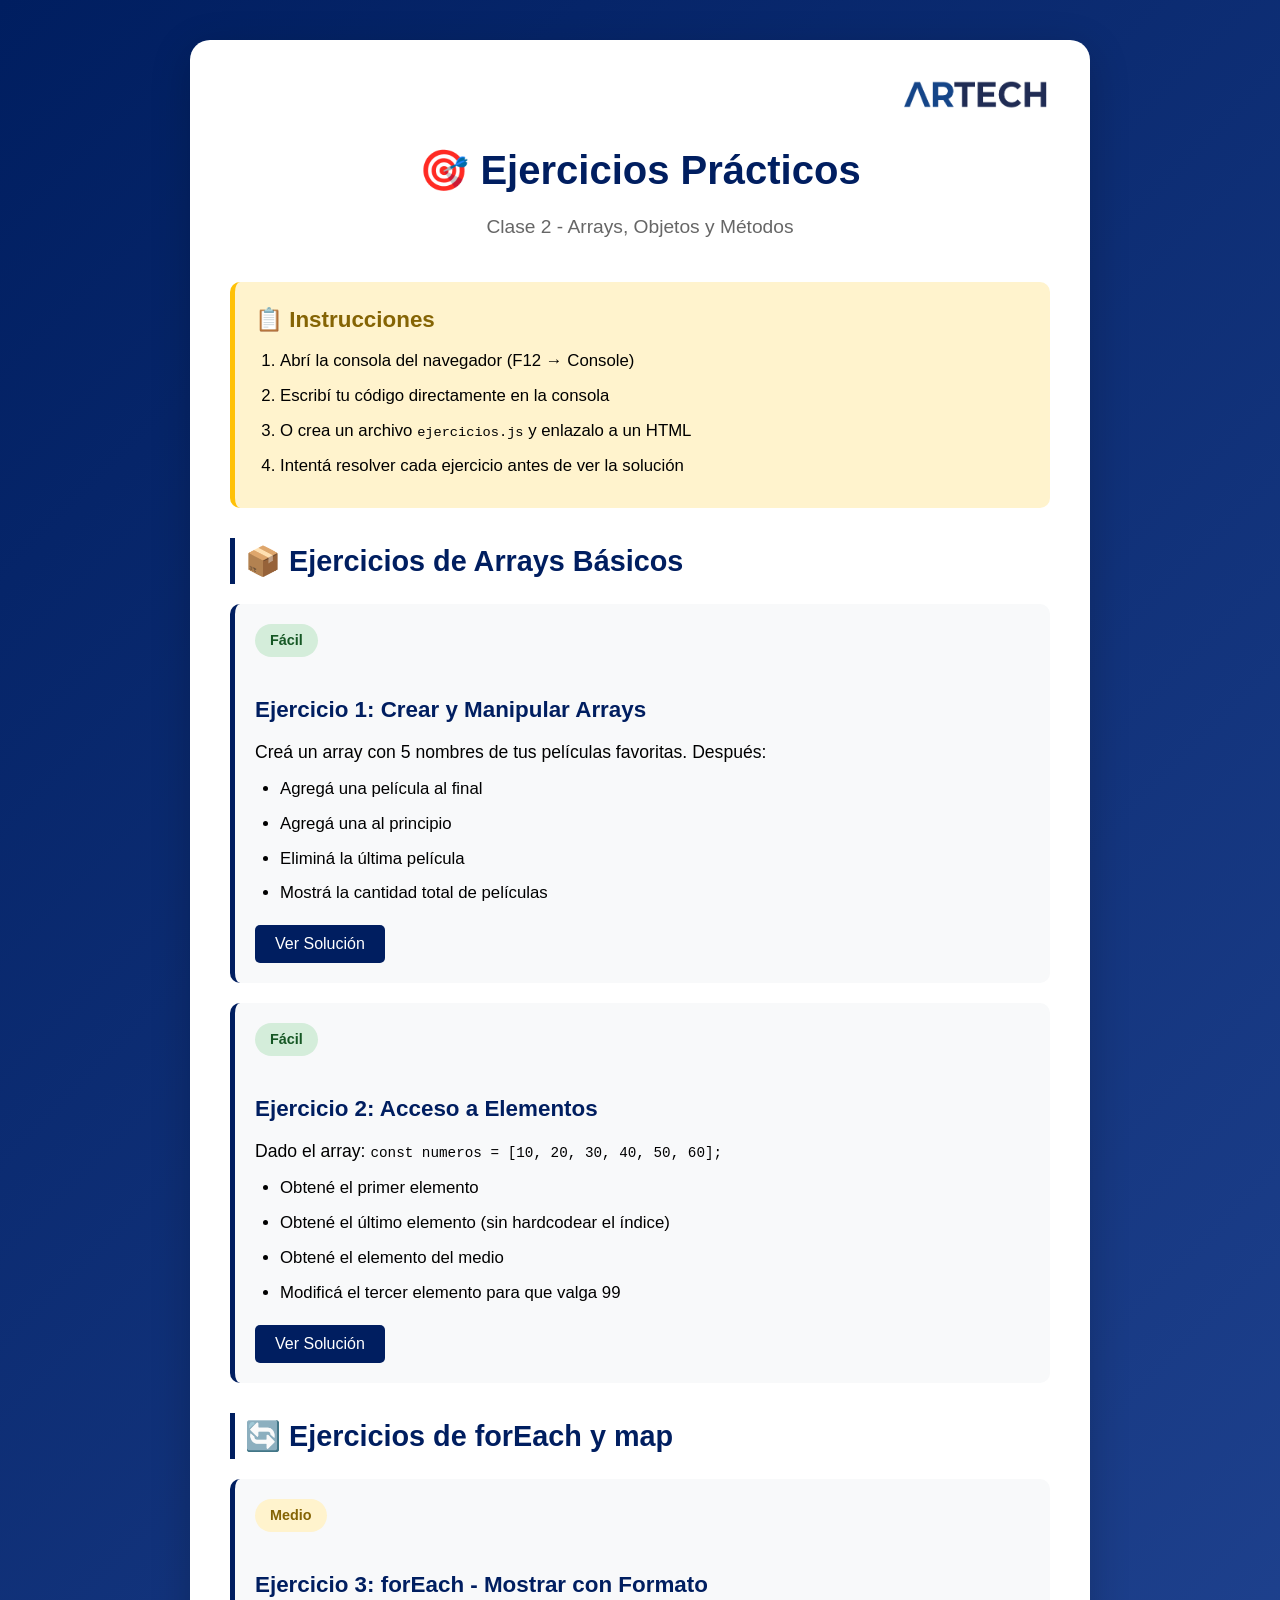
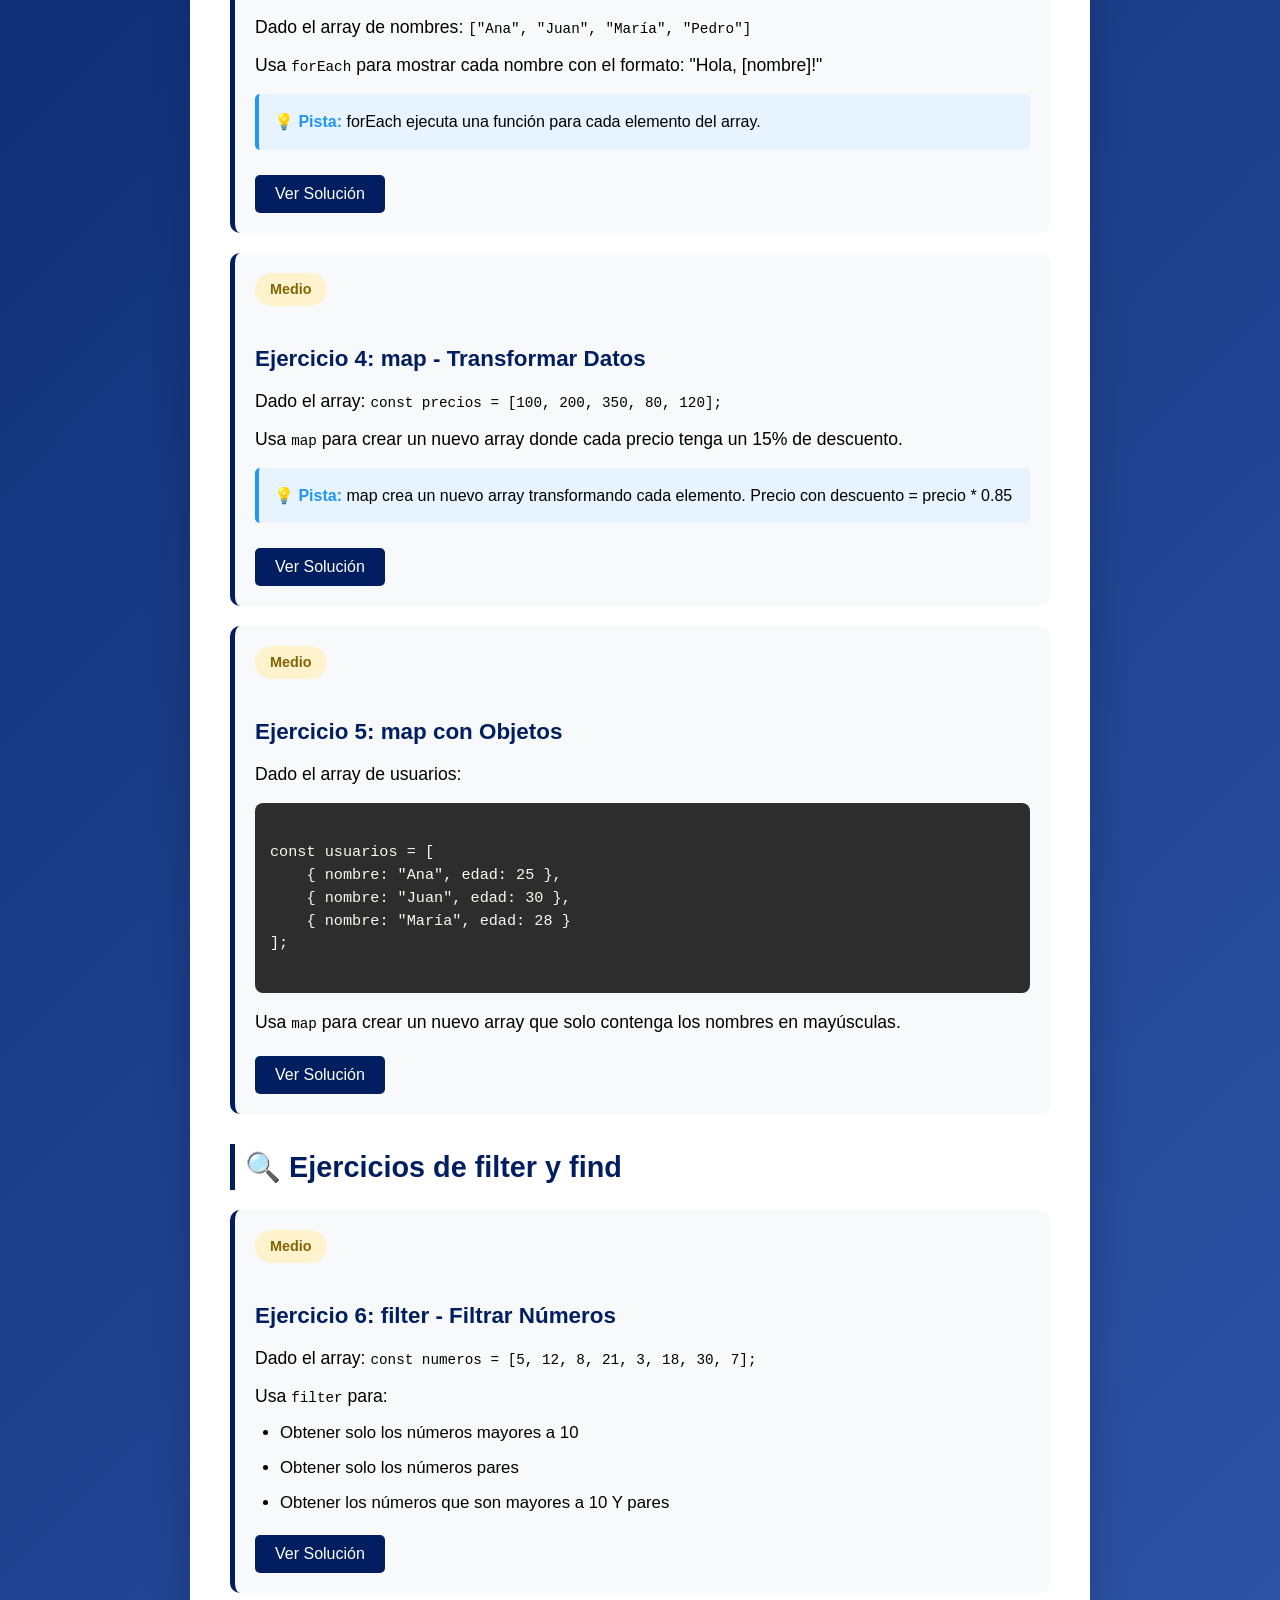
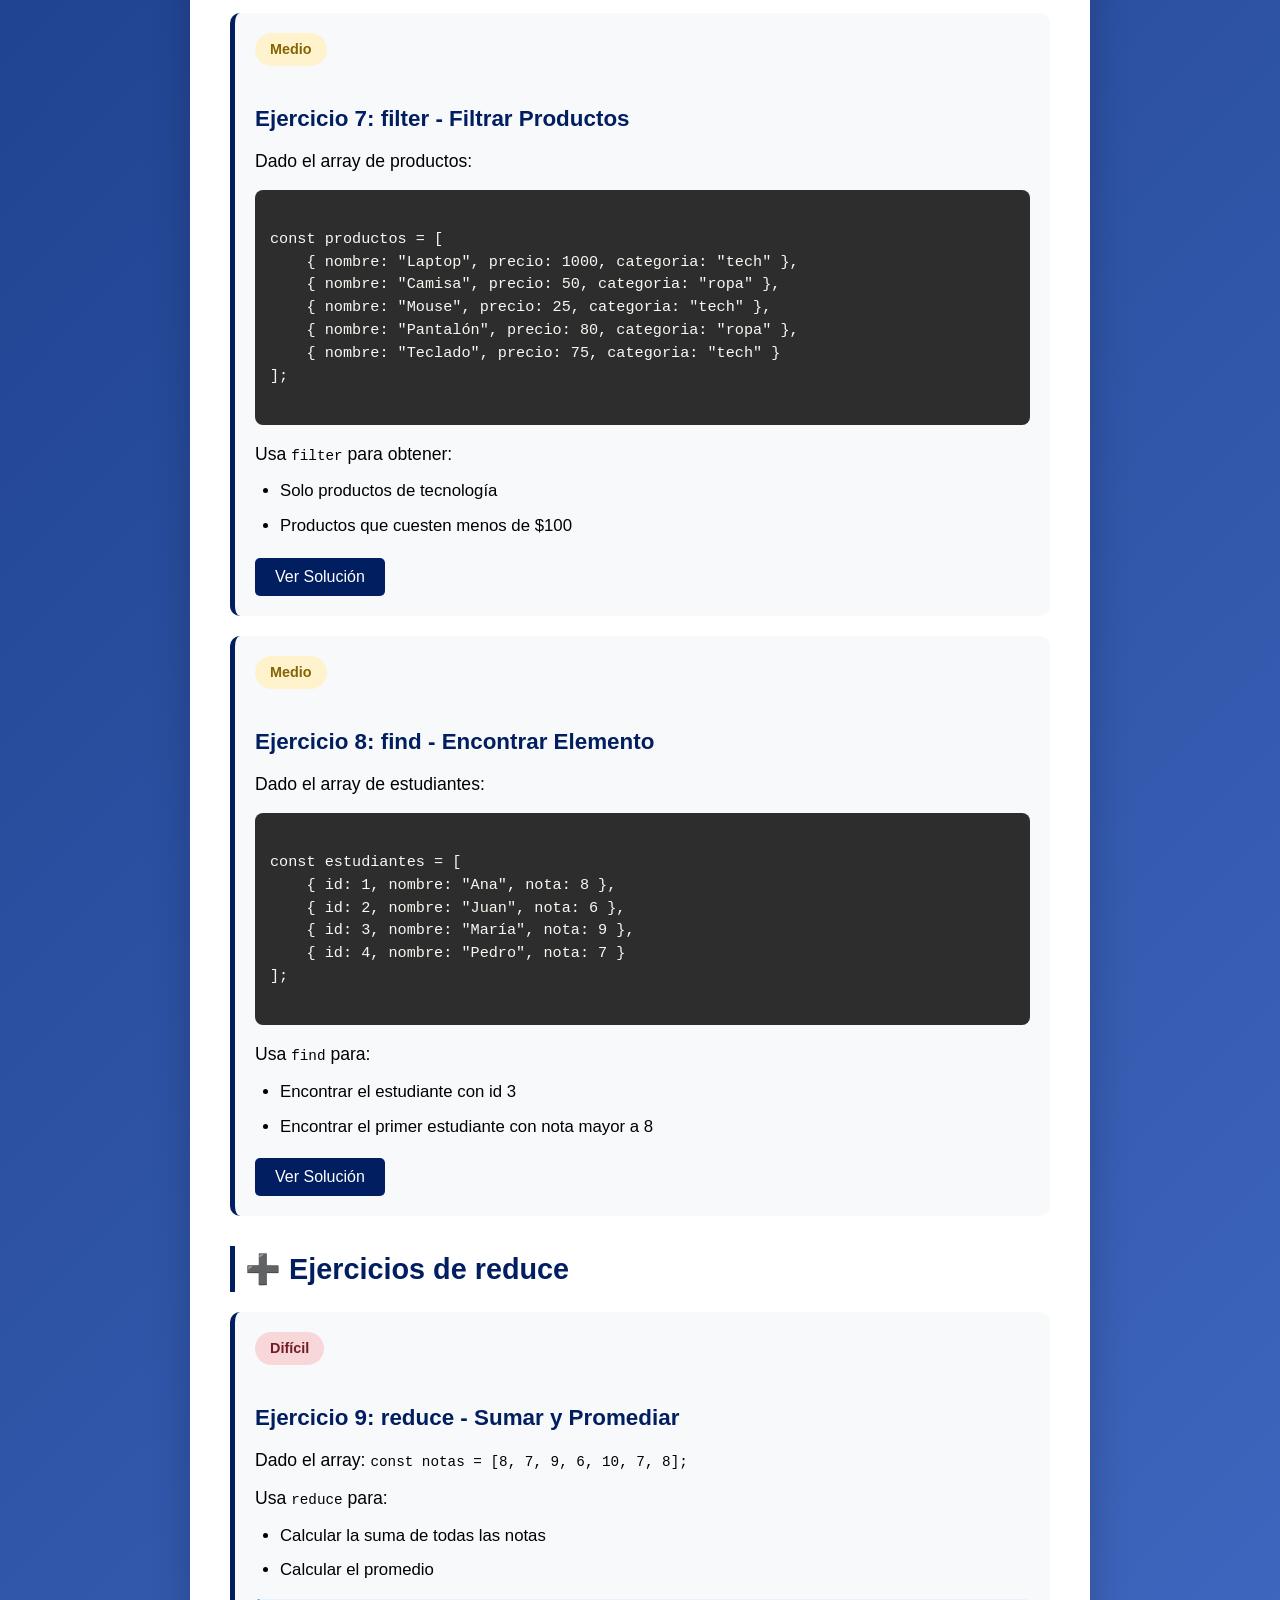
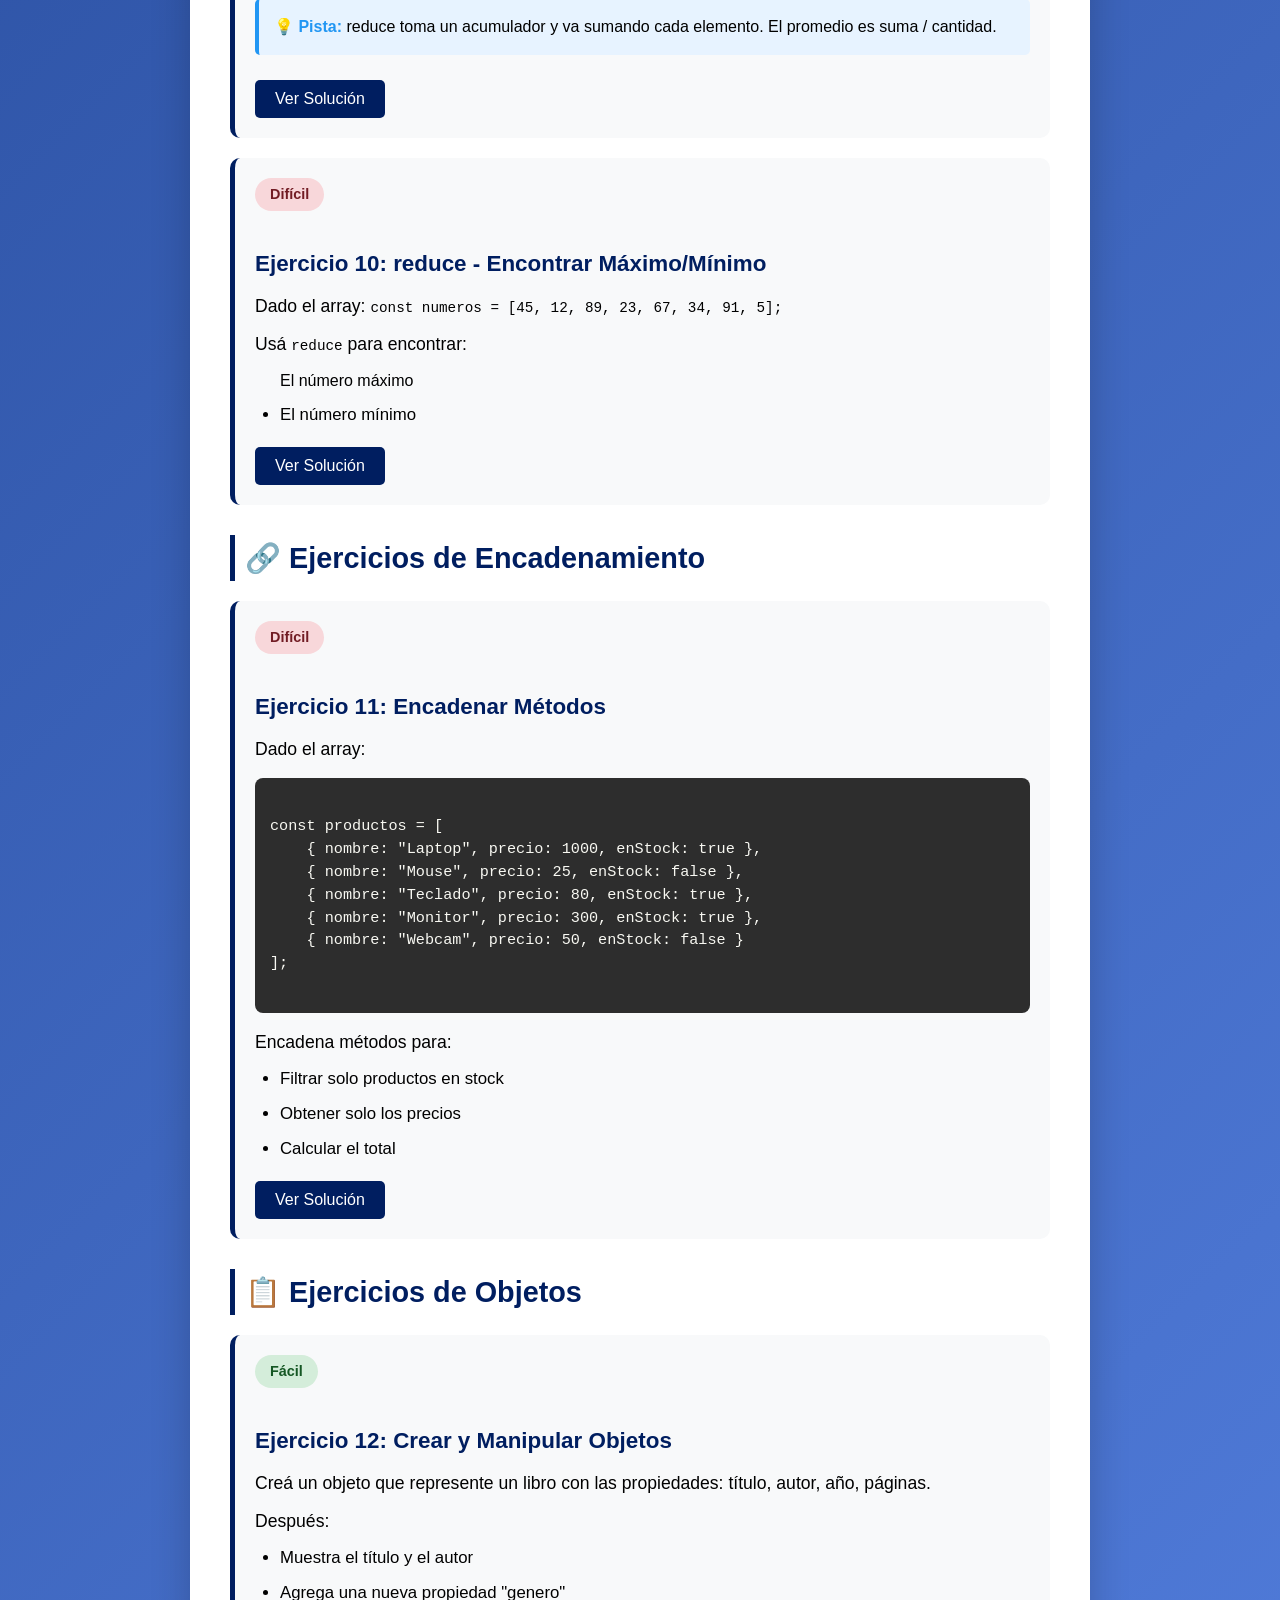
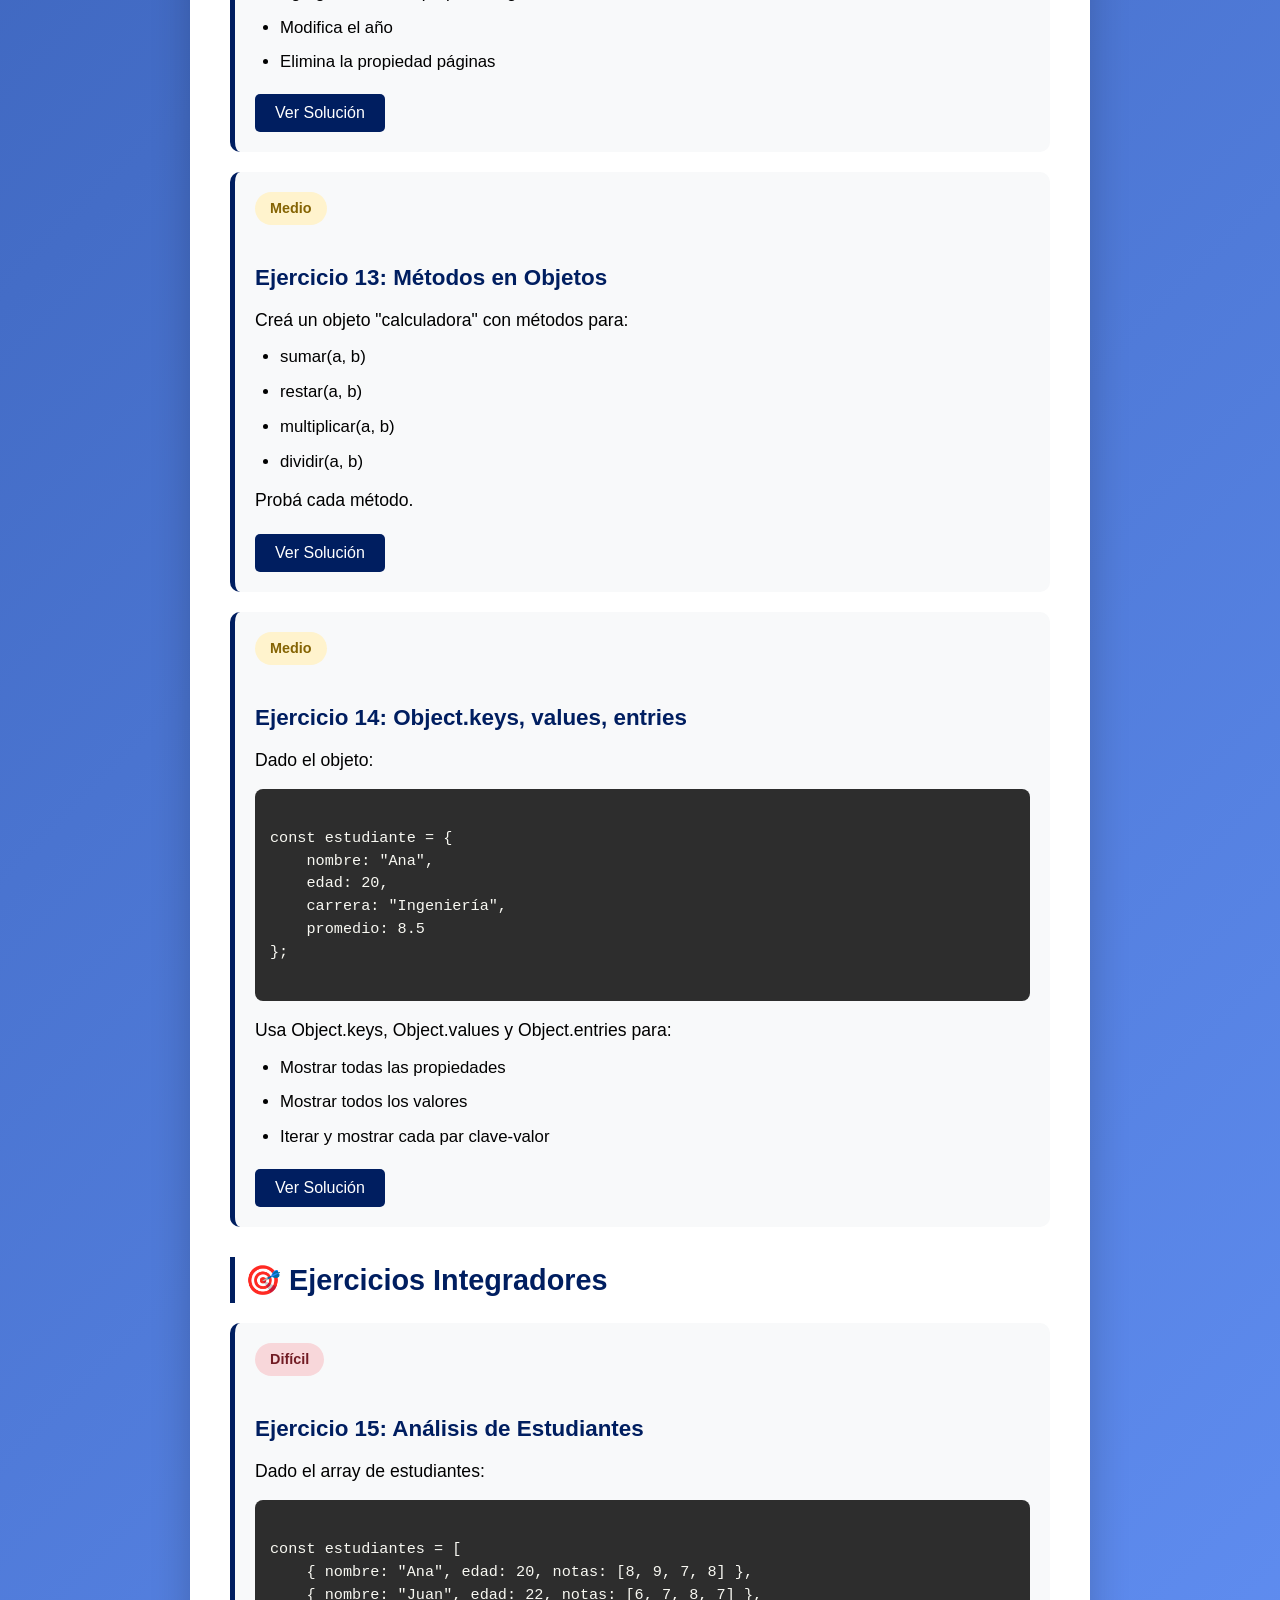
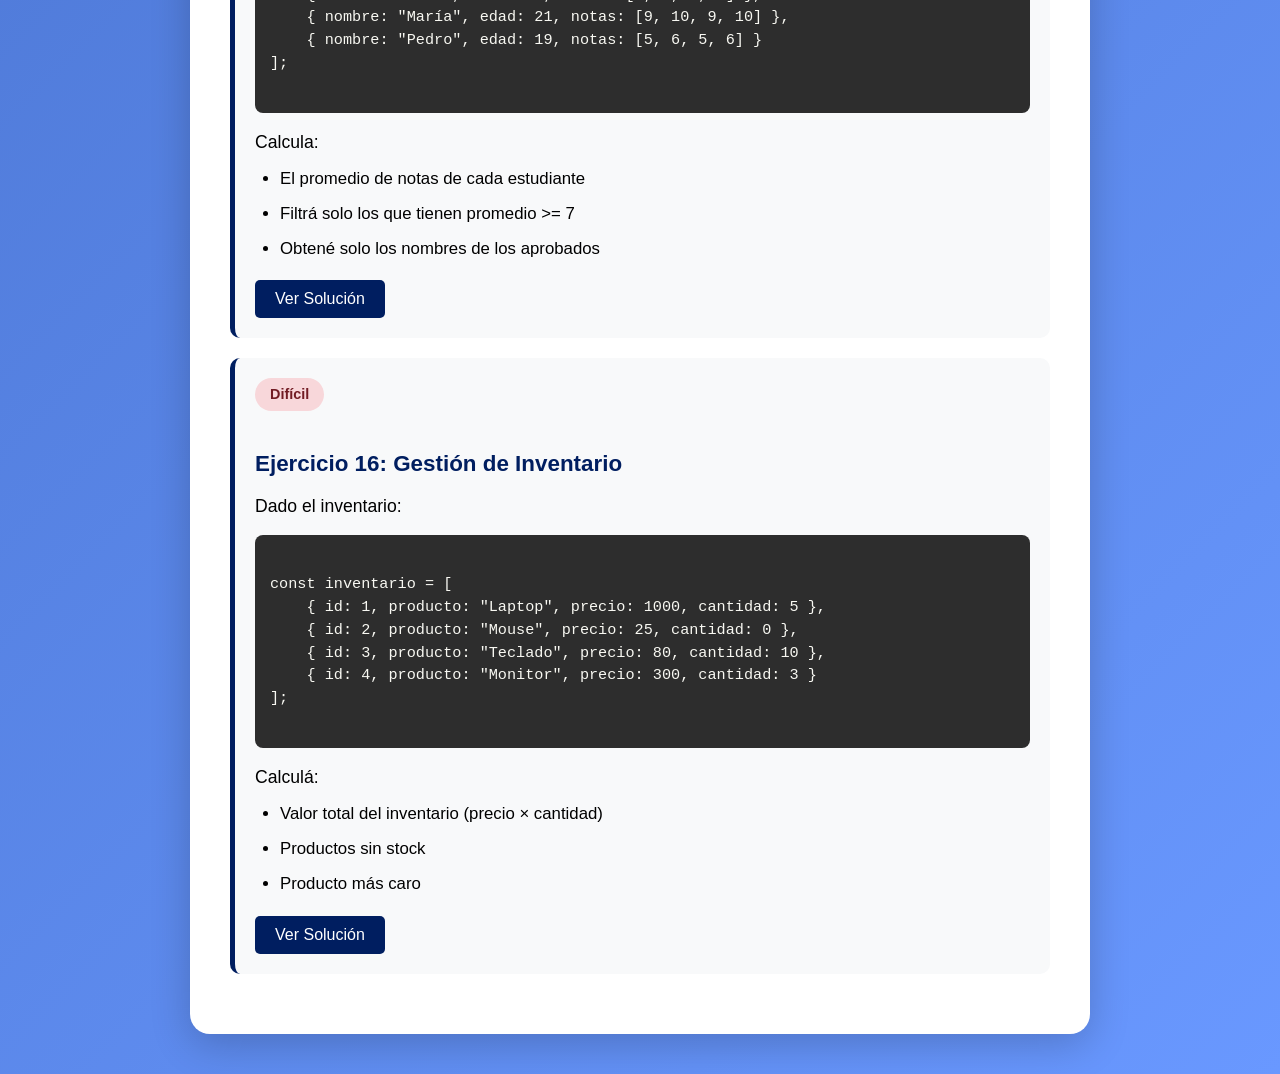
<file: clase_02/clase2_ejercicios.html>
<!DOCTYPE html>
<html lang="es">
<head>
    <meta charset="UTF-8">
    <meta name="viewport" content="width=device-width, initial-scale=1.0">
    <title>Clase 2 - Ejercicios Prácticos</title>
    <style>
        * {
            margin: 0;
            padding: 0;
            box-sizing: border-box;
        }
        
        body {
            font-family: 'Segoe UI', Tahoma, Geneva, Verdana, sans-serif;
            background: linear-gradient(135deg, #001E60 0%, #6998ff 100%);
            padding: 40px;
            line-height: 1.6;
        }
        
        .container {
            max-width: 900px;
            margin: 0 auto;
            background: white;
            padding: 40px;
            border-radius: 20px;
            box-shadow: 0 10px 40px rgba(0,0,0,0.2);
        }
        
        h1 {
            color: #001E60;
            font-size: 2.5em;
            margin-bottom: 10px;
            text-align: center;
        }
        
        .subtitle {
            text-align: center;
            color: #666;
            font-size: 1.2em;
            margin-bottom: 40px;
        }
        
        h2 {
            color: #001E60;
            font-size: 1.8em;
            margin: 30px 0 15px 0;
            padding-left: 10px;
            border-left: 5px solid #001E60;
        }
        
        h3 {
            color: #001E60;
            font-size: 1.4em;
            margin: 25px 0 10px 0;
        }
        
        .exercise {
            background: #f8f9fa;
            padding: 20px;
            margin: 20px 0;
            border-radius: 10px;
            border-left: 5px solid #001E60;
        }
        
        .exercise p {
            margin: 10px 0;
            font-size: 1.1em;
        }
        
        .difficulty {
            display: inline-block;
            padding: 5px 15px;
            border-radius: 20px;
            font-size: 0.9em;
            font-weight: bold;
            margin-bottom: 10px;
        }
        
        .easy {
            background: #d4edda;
            color: #155724;
        }
        
        .medium {
            background: #fff3cd;
            color: #856404;
        }
        
        .hard {
            background: #f8d7da;
            color: #721c24;
        }
        
        .code-example {
            background: #2d2d2d;
            color: #f8f8f2;
            padding: 15px;
            border-radius: 8px;
            font-family: 'Courier New', monospace;
            font-size: 0.95em;
            margin: 15px 0;
            overflow-x: auto;
            white-space: pre-wrap;
            word-wrap: break-word;
            line-height: 1.5;
            tab-size: 2;
            -moz-tab-size: 2;
        }
        
        .hint {
            background: #e7f3ff;
            border-left: 4px solid #2196F3;
            padding: 15px;
            margin: 15px 0;
            border-radius: 5px;
        }
        
        .hint strong {
            color: #2196F3;
        }
        
        .instruction {
            background: #fff3cd;
            padding: 20px;
            border-radius: 10px;
            margin: 20px 0;
            border-left: 5px solid #ffc107;
        }
        
        .instruction h3 {
            color: #856404;
            margin-top: 0;
        }
        
        ol, ul {
            margin-left: 25px;
            margin-top: 10px;
        }
        
        li {
            margin: 8px 0;
            font-size: 1.05em;
        }
        
        .solution-toggle {
            background: #001E60;
            color: white;
            border: none;
            padding: 10px 20px;
            border-radius: 5px;
            cursor: pointer;
            font-size: 1em;
            margin-top: 10px;
            transition: background 0.3s;
        }
        
        .solution-toggle:hover {
            background: #5568d3;
        }
        
        .solution {
            display: none;
            background: #2d2d2d;
            color: #f8f8f2;
            padding: 20px;
            border-radius: 8px;
            margin-top: 10px;
            font-family: 'Courier New', monospace;
            font-size: 0.95em;
            white-space: pre-wrap;
            word-wrap: break-word;
            line-height: 1.5;
            tab-size: 2;
            -moz-tab-size: 2;
        }
        
        .success {
            background: #d4edda;
            color: #155724;
            padding: 15px;
            border-radius: 8px;
            margin: 15px 0;
            border-left: 5px solid #28a745;
        }

        .artech-logo-container {
            text-align: end;
            margin-bottom: 20px;
        }
    </style>
</head>
<body>
    <div class="container">
        <div class="artech-logo-container">
            <img src="./artech-logo.png" alt="Artech Logo" style="width: 150px; height: 30px;">
        </div>

        <h1>🎯 Ejercicios Prácticos</h1>
        <p class="subtitle">Clase 2 - Arrays, Objetos y Métodos</p>
        
        <div class="instruction">
            <h3>📋 Instrucciones</h3>
            <ol>
                <li>Abrí la consola del navegador (F12 → Console)</li>
                <li>Escribí tu código directamente en la consola</li>
                <li>O crea un archivo <code>ejercicios.js</code> y enlazalo a un HTML</li>
                <li>Intentá resolver cada ejercicio antes de ver la solución</li>
            </ol>
        </div>

        <h2>📦 Ejercicios de Arrays Básicos</h2>
        
        <!-- EJERCICIO 1 -->
        <div class="exercise">
            <span class="difficulty easy">Fácil</span>
            <h3>Ejercicio 1: Crear y Manipular Arrays</h3>
            <p>Creá un array con 5 nombres de tus películas favoritas. Después:</p>
            <ul>
                <li>Agregá una película al final</li>
                <li>Agregá una al principio</li>
                <li>Eliminá la última película</li>
                <li>Mostrá la cantidad total de películas</li>
            </ul>
            
            <button class="solution-toggle" onclick="toggleSolution('sol1')">Ver Solución</button>
            <div class="solution" id="sol1">
const peliculas = ["Inception", "Matrix", "Interstellar", "Avatar", "Gladiator"];

// Agregar al final
peliculas.push("The Dark Knight");
console.log("Después de push:", peliculas);

// Agregar al principio
peliculas.unshift("Pulp Fiction");
console.log("Después de unshift:", peliculas);

// Eliminar última
const eliminada = peliculas.pop();
console.log("Película eliminada:", eliminada);
console.log("Array actual:", peliculas);

// Cantidad total
console.log("Total de películas:", peliculas.length);
            </div>
        </div>

        <!-- EJERCICIO 2 -->
        <div class="exercise">
            <span class="difficulty easy">Fácil</span>
            <h3>Ejercicio 2: Acceso a Elementos</h3>
            <p>Dado el array: <code>const numeros = [10, 20, 30, 40, 50, 60];</code></p>
            <ul>
                <li>Obtené el primer elemento</li>
                <li>Obtené el último elemento (sin hardcodear el índice)</li>
                <li>Obtené el elemento del medio</li>
                <li>Modificá el tercer elemento para que valga 99</li>
            </ul>
            
            <button class="solution-toggle" onclick="toggleSolution('sol2')">Ver Solución</button>
            <div class="solution" id="sol2">
const numeros = [10, 20, 30, 40, 50, 60];

// Primer elemento
console.log("Primero:", numeros[0]);  // 10

// Último elemento (sin hardcodear)
console.log("Último:", numeros[numeros.length - 1]);  // 60

// Elemento del medio
const indiceMedia = Math.floor(numeros.length / 2);
console.log("Medio:", numeros[indiceMedia]);  // 40

// Modificar tercer elemento
numeros[2] = 99;
console.log("Array modificado:", numeros);
// [10, 20, 99, 40, 50, 60]
            </div>
        </div>

        <h2>🔄 Ejercicios de forEach y map</h2>

        <!-- EJERCICIO 3 -->
        <div class="exercise">
            <span class="difficulty medium">Medio</span>
            <h3>Ejercicio 3: forEach - Mostrar con Formato</h3>
            <p>Dado el array de nombres: <code>["Ana", "Juan", "María", "Pedro"]</code></p>
            <p>Usa <code>forEach</code> para mostrar cada nombre con el formato: "Hola, [nombre]!"</p>
            
            <div class="hint">
                <strong>💡 Pista:</strong> forEach ejecuta una función para cada elemento del array.
            </div>
            
            <button class="solution-toggle" onclick="toggleSolution('sol3')">Ver Solución</button>
            <div class="solution" id="sol3">
const nombres = ["Ana", "Juan", "María", "Pedro"];

nombres.forEach((nombre) => {
    console.log(`Hola, ${nombre}!`);
});

// Salida:
// Hola, Ana!
// Hola, Juan!
// Hola, María!
// Hola, Pedro!

// Con índice también:
nombres.forEach((nombre, index) => {
    console.log(`${index + 1}. Hola, ${nombre}!`);
});
            </div>
        </div>

        <!-- EJERCICIO 4 -->
        <div class="exercise">
            <span class="difficulty medium">Medio</span>
            <h3>Ejercicio 4: map - Transformar Datos</h3>
            <p>Dado el array: <code>const precios = [100, 200, 350, 80, 120];</code></p>
            <p>Usa <code>map</code> para crear un nuevo array donde cada precio tenga un 15% de descuento.</p>
            
            <div class="hint">
                <strong>💡 Pista:</strong> map crea un nuevo array transformando cada elemento. Precio con descuento = precio * 0.85
            </div>
            
            <button class="solution-toggle" onclick="toggleSolution('sol4')">Ver Solución</button>
            <div class="solution" id="sol4">
const precios = [100, 200, 350, 80, 120];

const preciosConDescuento = precios.map((precio) => precio * 0.85);

console.log("Precios originales:", precios);
console.log("Precios con 15% descuento:", preciosConDescuento);

// Con formato más lindo
const preciosFormateados = precios.map((precio) => {
    const conDescuento = precio * 0.85;
    return `$${precio} → $${conDescuento}`;
});

console.log(preciosFormateados);
            </div>
        </div>

        <!-- EJERCICIO 5 -->
        <div class="exercise">
            <span class="difficulty medium">Medio</span>
            <h3>Ejercicio 5: map con Objetos</h3>
            <p>Dado el array de usuarios:</p>
            <div class="code-example">
const usuarios = [
    { nombre: "Ana", edad: 25 },
    { nombre: "Juan", edad: 30 },
    { nombre: "María", edad: 28 }
];
            </div>
            <p>Usa <code>map</code> para crear un nuevo array que solo contenga los nombres en mayúsculas.</p>
            
            <button class="solution-toggle" onclick="toggleSolution('sol5')">Ver Solución</button>
            <div class="solution" id="sol5">
const usuarios = [
    { nombre: "Ana", edad: 25 },
    { nombre: "Juan", edad: 30 },
    { nombre: "María", edad: 28 }
];

const nombresMayusculas = usuarios.map((usuario) => {
    return usuario.nombre.toUpperCase();
});

console.log(nombresMayusculas);  // ["ANA", "JUAN", "MARÍA"]

// Forma más corta
const nombres = usuarios.map((u) => u.nombre.toUpperCase());

// O agregar una nueva propiedad a cada objeto
const usuariosConNombreMayus = usuarios.map((usuario) => {
    return {
        ...usuario,
        nombreMayusculas: usuario.nombre.toUpperCase()
    };
});

console.log(usuariosConNombreMayus);
            </div>
        </div>

        <h2>🔍 Ejercicios de filter y find</h2>

        <!-- EJERCICIO 6 -->
        <div class="exercise">
            <span class="difficulty medium">Medio</span>
            <h3>Ejercicio 6: filter - Filtrar Números</h3>
            <p>Dado el array: <code>const numeros = [5, 12, 8, 21, 3, 18, 30, 7];</code></p>
            <p>Usa <code>filter</code> para:</p>
            <ul>
                <li>Obtener solo los números mayores a 10</li>
                <li>Obtener solo los números pares</li>
                <li>Obtener los números que son mayores a 10 Y pares</li>
            </ul>
            
            <button class="solution-toggle" onclick="toggleSolution('sol6')">Ver Solución</button>
            <div class="solution" id="sol6">
const numeros = [5, 12, 8, 21, 3, 18, 30, 7];

// Mayores a 10
const mayoresA10 = numeros.filter((num) => num > 10);
console.log("Mayores a 10:", mayoresA10);  // [12, 21, 18, 30]

// Pares
const pares = numeros.filter((num) => num % 2 === 0);
console.log("Pares:", pares);  // [12, 8, 18, 30]

// Mayores a 10 Y pares
const mayores10YPares = numeros.filter((num) => {
    return num > 10 && num % 2 === 0;
});
console.log("Mayores a 10 Y pares:", mayores10YPares);  // [12, 18, 30]
            </div>
        </div>

        <!-- EJERCICIO 7 -->
        <div class="exercise">
            <span class="difficulty medium">Medio</span>
            <h3>Ejercicio 7: filter - Filtrar Productos</h3>
            <p>Dado el array de productos:</p>
            <div class="code-example">
const productos = [
    { nombre: "Laptop", precio: 1000, categoria: "tech" },
    { nombre: "Camisa", precio: 50, categoria: "ropa" },
    { nombre: "Mouse", precio: 25, categoria: "tech" },
    { nombre: "Pantalón", precio: 80, categoria: "ropa" },
    { nombre: "Teclado", precio: 75, categoria: "tech" }
];
            </div>
            <p>Usa <code>filter</code> para obtener:</p>
            <ul>
                <li>Solo productos de tecnología</li>
                <li>Productos que cuesten menos de $100</li>
            </ul>
            
            <button class="solution-toggle" onclick="toggleSolution('sol7')">Ver Solución</button>
            <div class="solution" id="sol7">
const productos = [
    { nombre: "Laptop", precio: 1000, categoria: "tech" },
    { nombre: "Camisa", precio: 50, categoria: "ropa" },
    { nombre: "Mouse", precio: 25, categoria: "tech" },
    { nombre: "Pantalón", precio: 80, categoria: "ropa" },
    { nombre: "Teclado", precio: 75, categoria: "tech" }
];

// Solo tech
const productosTech = productos.filter((p) => p.categoria === "tech");
console.log("Productos tech:", productosTech);

// Menos de $100
const productosBaratos = productos.filter((p) => p.precio < 100);
console.log("Productos < $100:", productosBaratos);

// Tech Y baratos
const techBaratos = productos.filter((p) => {
    return p.categoria === "tech" && p.precio < 100;
});
console.log("Tech baratos:", techBaratos);
            </div>
        </div>

        <!-- EJERCICIO 8 -->
        <div class="exercise">
            <span class="difficulty medium">Medio</span>
            <h3>Ejercicio 8: find - Encontrar Elemento</h3>
            <p>Dado el array de estudiantes:</p>
            <div class="code-example">
const estudiantes = [
    { id: 1, nombre: "Ana", nota: 8 },
    { id: 2, nombre: "Juan", nota: 6 },
    { id: 3, nombre: "María", nota: 9 },
    { id: 4, nombre: "Pedro", nota: 7 }
];
            </div>
            <p>Usa <code>find</code> para:</p>
            <ul>
                <li>Encontrar el estudiante con id 3</li>
                <li>Encontrar el primer estudiante con nota mayor a 8</li>
            </ul>
            
            <button class="solution-toggle" onclick="toggleSolution('sol8')">Ver Solución</button>
            <div class="solution" id="sol8">
const estudiantes = [
    { id: 1, nombre: "Ana", nota: 8 },
    { id: 2, nombre: "Juan", nota: 6 },
    { id: 3, nombre: "María", nota: 9 },
    { id: 4, nombre: "Pedro", nota: 7 }
];

// Estudiante con id 3
const estudianteId3 = estudiantes.find((est) => est.id === 3);
console.log("Estudiante con id 3:", estudianteId3);
// { id: 3, nombre: "María", nota: 9 }

// Primer estudiante con nota > 8
const primerNotaAlta = estudiantes.find((est) => est.nota > 8);
console.log("Primera nota > 8:", primerNotaAlta);
// { id: 3, nombre: "María", nota: 9 }

// Si no encuentra, retorna undefined
const noExiste = estudiantes.find((est) => est.id === 999);
console.log("No existe:", noExiste);  // undefined
            </div>
        </div>

        <h2>➕ Ejercicios de reduce</h2>

        <!-- EJERCICIO 9 -->
        <div class="exercise">
            <span class="difficulty hard">Difícil</span>
            <h3>Ejercicio 9: reduce - Sumar y Promediar</h3>
            <p>Dado el array: <code>const notas = [8, 7, 9, 6, 10, 7, 8];</code></p>
            <p>Usa <code>reduce</code> para:</p>
            <ul>
                <li>Calcular la suma de todas las notas</li>
                <li>Calcular el promedio</li>
            </ul>
            
            <div class="hint">
                <strong>💡 Pista:</strong> reduce toma un acumulador y va sumando cada elemento. El promedio es suma / cantidad.
            </div>
            
            <button class="solution-toggle" onclick="toggleSolution('sol9')">Ver Solución</button>
            <div class="solution" id="sol9">
const notas = [8, 7, 9, 6, 10, 7, 8];

// Suma
const suma = notas.reduce((acumulador, nota) => {
    return acumulador + nota;
}, 0);  // 0 es el valor inicial

console.log("Suma:", suma);  // 55

// Promedio
const promedio = suma / notas.length;
console.log("Promedio:", promedio);  // 7.857...

// Todo en uno
const prom = notas.reduce((acc, nota) => acc + nota, 0) / notas.length;
console.log("Promedio directo:", prom);
            </div>
        </div>

        <!-- EJERCICIO 10 -->
        <div class="exercise">
            <span class="difficulty hard">Difícil</span>
            <h3>Ejercicio 10: reduce - Encontrar Máximo/Mínimo</h3>
            <p>Dado el array: <code>const numeros = [45, 12, 89, 23, 67, 34, 91, 5];</code></p>
            <p>Usá <code>reduce</code> para encontrar:</p>
            <ul
                <li>El número máximo</li>
                <li>El número mínimo</li>
            </ul>
            
            <button class="solution-toggle" onclick="toggleSolution('sol10')">Ver Solución</button>
            <div class="solution" id="sol10">
const numeros = [45, 12, 89, 23, 67, 34, 91, 5];

// Máximo
const maximo = numeros.reduce((max, num) => {
    return num > max ? num : max;
}, numeros[0]);  // Empezamos con el primer elemento

console.log("Máximo:", maximo);  // 91

// Mínimo
const minimo = numeros.reduce((min, num) => {
    return num < min ? num : min;
}, numeros[0]);

console.log("Mínimo:", minimo);  // 5

// Forma más corta
const max = numeros.reduce((a, b) => a > b ? a : b);
const min = numeros.reduce((a, b) => a < b ? a : b);
            </div>
        </div>

        <h2>🔗 Ejercicios de Encadenamiento</h2>

        <!-- EJERCICIO 11 -->
        <div class="exercise">
            <span class="difficulty hard">Difícil</span>
            <h3>Ejercicio 11: Encadenar Métodos</h3>
            <p>Dado el array:</p>
            <div class="code-example">
const productos = [
    { nombre: "Laptop", precio: 1000, enStock: true },
    { nombre: "Mouse", precio: 25, enStock: false },
    { nombre: "Teclado", precio: 80, enStock: true },
    { nombre: "Monitor", precio: 300, enStock: true },
    { nombre: "Webcam", precio: 50, enStock: false }
];
            </div>
            <p>Encadena métodos para:</p>
            <ul>
                <li>Filtrar solo productos en stock</li>
                <li>Obtener solo los precios</li>
                <li>Calcular el total</li>
            </ul>
            
            <button class="solution-toggle" onclick="toggleSolution('sol11')">Ver Solución</button>
            <div class="solution" id="sol11">
const productos = [
    { nombre: "Laptop", precio: 1000, enStock: true },
    { nombre: "Mouse", precio: 25, enStock: false },
    { nombre: "Teclado", precio: 80, enStock: true },
    { nombre: "Monitor", precio: 300, enStock: true },
    { nombre: "Webcam", precio: 50, enStock: false }
];

const total = productos
    .filter((p) => p.enStock)           // Solo en stock
    .map((p) => p.precio)               // Solo precios
    .reduce((sum, precio) => sum + precio, 0);  // Suma

console.log("Total de productos en stock:", total);  // 1380

// Paso por paso para entender:
const enStock = productos.filter((p) => p.enStock);
console.log("1. En stock:", enStock);

const precios = enStock.map((p) => p.precio);
console.log("2. Precios:", precios);

const suma = precios.reduce((sum, p) => sum + p, 0);
console.log("3. Total:", suma);
            </div>
        </div>

        <h2>📋 Ejercicios de Objetos</h2>

        <!-- EJERCICIO 12 -->
        <div class="exercise">
            <span class="difficulty easy">Fácil</span>
            <h3>Ejercicio 12: Crear y Manipular Objetos</h3>
            <p>Creá un objeto que represente un libro con las propiedades: título, autor, año, páginas.</p>
            <p>Después:</p>
            <ul>
                <li>Muestra el título y el autor</li>
                <li>Agrega una nueva propiedad "genero"</li>
                <li>Modifica el año</li>
                <li>Elimina la propiedad páginas</li>
            </ul>
            
            <button class="solution-toggle" onclick="toggleSolution('sol12')">Ver Solución</button>
            <div class="solution" id="sol12">
const libro = {
    titulo: "Cien años de soledad",
    autor: "Gabriel García Márquez",
    año: 1967,
    paginas: 471
};

// Mostrar título y autor
console.log(`${libro.titulo} - ${libro.autor}`);

// Agregar género
libro.genero = "Realismo mágico";
console.log("Con género:", libro);

// Modificar año
libro.año = 1970;
console.log("Año modificado:", libro);

// Eliminar páginas
delete libro.paginas;
console.log("Sin páginas:", libro);
            </div>
        </div>

        <!-- EJERCICIO 13 -->
        <div class="exercise">
            <span class="difficulty medium">Medio</span>
            <h3>Ejercicio 13: Métodos en Objetos</h3>
            <p>Creá un objeto "calculadora" con métodos para:</p>
            <ul>
                <li>sumar(a, b)</li>
                <li>restar(a, b)</li>
                <li>multiplicar(a, b)</li>
                <li>dividir(a, b)</li>
            </ul>
            <p>Probá cada método.</p>
            
            <button class="solution-toggle" onclick="toggleSolution('sol13')">Ver Solución</button>
            <div class="solution" id="sol13">
const calculadora = {
    sumar(a, b) {
        return a + b;
    },
    
    restar(a, b) {
        return a - b;
    },
    
    multiplicar(a, b) {
        return a * b;
    },
    
    dividir(a, b) {
        if (b === 0) {
            return "Error: No se puede dividir por cero";
        }
        return a / b;
    }
};

// Pruebas
console.log("10 + 5 =", calculadora.sumar(10, 5));
console.log("10 - 5 =", calculadora.restar(10, 5));
console.log("10 * 5 =", calculadora.multiplicar(10, 5));
console.log("10 / 5 =", calculadora.dividir(10, 5));
console.log("10 / 0 =", calculadora.dividir(10, 0));
            </div>
        </div>

        <!-- EJERCICIO 14 -->
        <div class="exercise">
            <span class="difficulty medium">Medio</span>
            <h3>Ejercicio 14: Object.keys, values, entries</h3>
            <p>Dado el objeto:</p>
            <div class="code-example">
const estudiante = {
    nombre: "Ana",
    edad: 20,
    carrera: "Ingeniería",
    promedio: 8.5
};
            </div>
            <p>Usa Object.keys, Object.values y Object.entries para:</p>
            <ul>
                <li>Mostrar todas las propiedades</li>
                <li>Mostrar todos los valores</li>
                <li>Iterar y mostrar cada par clave-valor</li>
            </ul>
            
            <button class="solution-toggle" onclick="toggleSolution('sol14')">Ver Solución</button>
            <div class="solution" id="sol14">
const estudiante = {
    nombre: "Ana",
    edad: 20,
    carrera: "Ingeniería",
    promedio: 8.5
};

// Propiedades (keys)
const propiedades = Object.keys(estudiante);
console.log("Propiedades:", propiedades);
// ["nombre", "edad", "carrera", "promedio"]

// Valores (values)
const valores = Object.values(estudiante);
console.log("Valores:", valores);
// ["Ana", 20, "Ingeniería", 8.5]

// Pares clave-valor (entries)
const pares = Object.entries(estudiante);
console.log("Pares:", pares);
// [["nombre", "Ana"], ["edad", 20], ...]

// Iterar
Object.entries(estudiante).forEach(([clave, valor]) => {
    console.log(`${clave}: ${valor}`);
});
            </div>
        </div>

        <h2>🎯 Ejercicios Integradores</h2>

        <!-- EJERCICIO 15 -->
        <div class="exercise">
            <span class="difficulty hard">Difícil</span>
            <h3>Ejercicio 15: Análisis de Estudiantes</h3>
            <p>Dado el array de estudiantes:</p>
            <div class="code-example">
const estudiantes = [
    { nombre: "Ana", edad: 20, notas: [8, 9, 7, 8] },
    { nombre: "Juan", edad: 22, notas: [6, 7, 8, 7] },
    { nombre: "María", edad: 21, notas: [9, 10, 9, 10] },
    { nombre: "Pedro", edad: 19, notas: [5, 6, 5, 6] }
];
            </div>
            <p>Calcula:</p>
            <ul>
                <li>El promedio de notas de cada estudiante</li>
                <li>Filtrá solo los que tienen promedio >= 7</li>
                <li>Obtené solo los nombres de los aprobados</li>
            </ul>
            
            <button class="solution-toggle" onclick="toggleSolution('sol15')">Ver Solución</button>
            <div class="solution" id="sol15">
const estudiantes = [
    { nombre: "Ana", edad: 20, notas: [8, 9, 7, 8] },
    { nombre: "Juan", edad: 22, notas: [6, 7, 8, 7] },
    { nombre: "María", edad: 21, notas: [9, 10, 9, 10] },
    { nombre: "Pedro", edad: 19, notas: [5, 6, 5, 6] }
];

// 1. Calcular promedio de cada uno
const conPromedios = estudiantes.map((est) => {
    const suma = est.notas.reduce((acc, nota) => acc + nota, 0);
    const promedio = suma / est.notas.length;
    return { ...est, promedio };
});

console.log("Con promedios:", conPromedios);

// 2. Filtrar aprobados (promedio >= 7)
const aprobados = conPromedios.filter((est) => est.promedio >= 7);
console.log("Aprobados:", aprobados);

// 3. Solo nombres
const nombresAprobados = aprobados.map((est) => est.nombre);
console.log("Nombres de aprobados:", nombresAprobados);

// Todo encadenado:
const resultado = estudiantes
    .map((e) => ({
        ...e,
        promedio: e.notas.reduce((a, n) => a + n, 0) / e.notas.length
    }))
    .filter((e) => e.promedio >= 7)
    .map((e) => e.nombre);

console.log("Resultado final:", resultado);
            </div>
        </div>

        <!-- EJERCICIO 16 -->
        <div class="exercise">
            <span class="difficulty hard">Difícil</span>
            <h3>Ejercicio 16: Gestión de Inventario</h3>
            <p>Dado el inventario:</p>
            <div class="code-example">
const inventario = [
    { id: 1, producto: "Laptop", precio: 1000, cantidad: 5 },
    { id: 2, producto: "Mouse", precio: 25, cantidad: 0 },
    { id: 3, producto: "Teclado", precio: 80, cantidad: 10 },
    { id: 4, producto: "Monitor", precio: 300, cantidad: 3 }
];
            </div>
            <p>Calculá:</p>
            <ul>
                <li>Valor total del inventario (precio × cantidad)</li>
                <li>Productos sin stock</li>
                <li>Producto más caro</li>
            </ul>
            
            <button class="solution-toggle" onclick="toggleSolution('sol16')">Ver Solución</button>
            <div class="solution" id="sol16">
const inventario = [
    { id: 1, producto: "Laptop", precio: 1000, cantidad: 5 },
    { id: 2, producto: "Mouse", precio: 25, cantidad: 0 },
    { id: 3, producto: "Teclado", precio: 80, cantidad: 10 },
    { id: 4, producto: "Monitor", precio: 300, cantidad: 3 }
];

// Valor total del inventario
const valorTotal = inventario.reduce((total, item) => {
    return total + (item.precio * item.cantidad);
}, 0);

console.log("Valor total del inventario:", valorTotal);  // 6700

// Productos sin stock
const sinStock = inventario.filter((item) => item.cantidad === 0);
console.log("Sin stock:", sinStock);

// Producto más caro
const masCaro = inventario.reduce((max, item) => {
    return item.precio > max.precio ? item : max;
}, inventario[0]);

console.log("Producto más caro:", masCaro);
            </div>
        </div>
    </div>

    <script>
        function toggleSolution(id) {
            const solution = document.getElementById(id);
            if (solution.style.display === "none" || solution.style.display === "") {
                solution.style.display = "block";
            } else {
                solution.style.display = "none";
            }
        }
    </script>
</body>
</html>
</file>
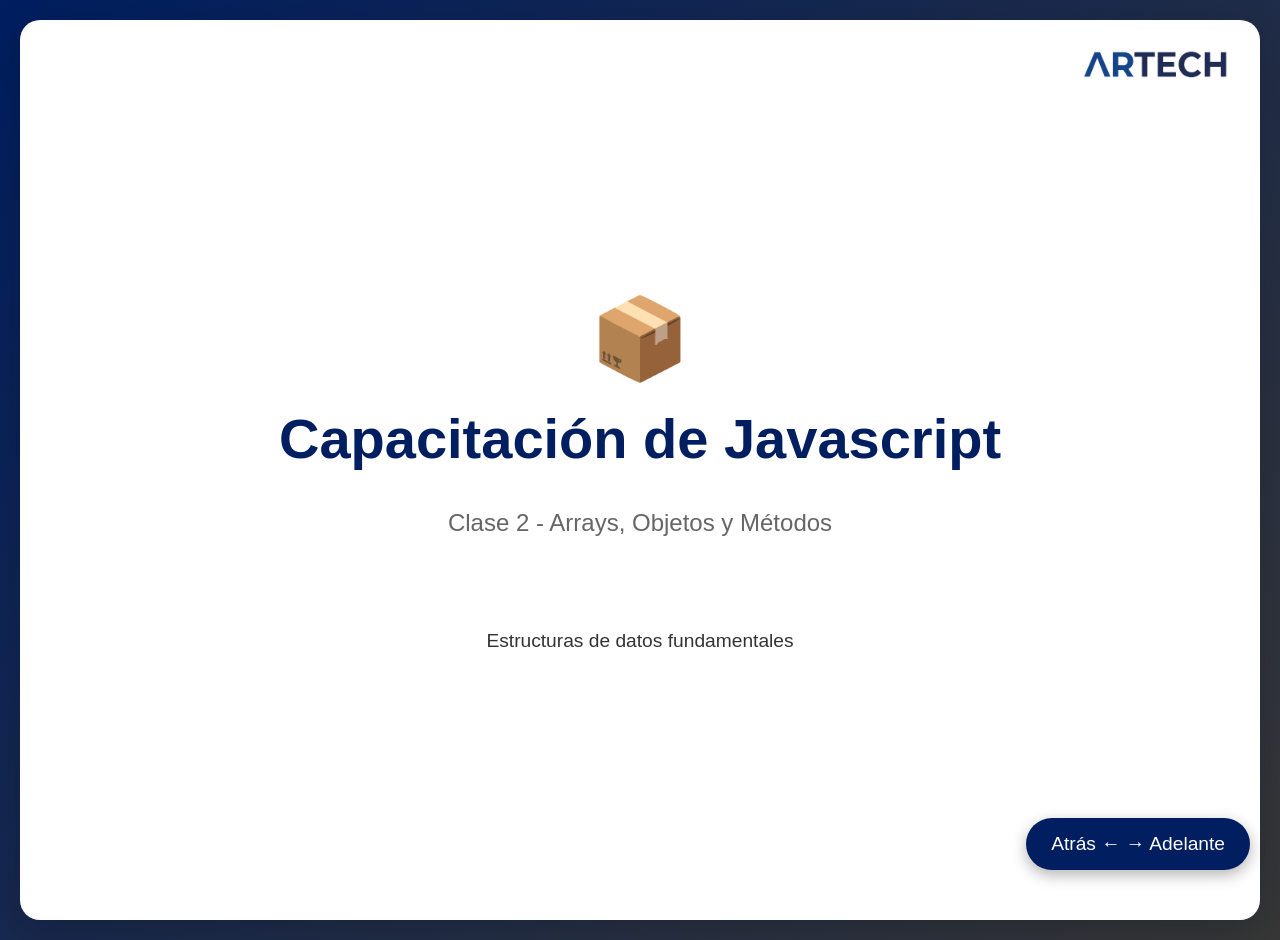
<file: clase_02/clase2_presentacion.html>
<!DOCTYPE html>
<html lang="es">
<head>
    <meta charset="UTF-8">
    <meta name="viewport" content="width=device-width, initial-scale=1.0">
    <title>Clase 2 - Arrays, Objetos y Métodos</title>
    <style>
        * {
            margin: 0;
            padding: 0;
            box-sizing: border-box;
        }
        
        body {
            font-family: 'Segoe UI', Tahoma, Geneva, Verdana, sans-serif;
            background: linear-gradient(135deg, #001E60 0%, #373737 100%);
            color: #333;
            overflow-x: hidden;
        }
        
        .slide {
            min-height: 100vh;
            display: flex;
            flex-direction: column;
            justify-content: center;
            align-items: center;
            padding: 40px;
            background: white;
            margin: 20px;
            border-radius: 20px;
            box-shadow: 0 10px 40px rgba(0,0,0,0.2);
        }
        
        h1 {
            font-size: 3.5em;
            color: #001E60;
            margin-bottom: 20px;
            text-align: center;
        }
        
        h2 {
            font-size: 2.5em;
            color: #535353;
            margin-bottom: 30px;
            text-align: center;
        }
        
        h3 {
            font-size: 1.8em;
            color: #001E60;
            margin: 25px 0 15px 0;
        }
        
        p, li {
            font-size: 1.3em;
            line-height: 1.8;
            margin: 10px 0;
        }
        
        .subtitle {
            font-size: 1.5em;
            color: #666;
            margin-bottom: 40px;
        }
        
        ul {
            list-style: none;
            padding-left: 0;
        }
        
        li {
            padding: 10px 0;
            padding-left: 30px;
            position: relative;
        }
        
        li:before {
            content: "→";
            position: absolute;
            left: 0;
            color: #001E60;
            font-weight: bold;
        }
        
        .code-block {
            background: #2d2d2d;
            color: #f8f8f2;
            padding: 25px;
            border-radius: 10px;
            font-family: 'Courier New', monospace;
            font-size: 1.1em;
            margin: 20px 0;
            overflow-x: auto;
            width: 100%;
            max-width: 900px;
            white-space: pre-wrap;
            word-wrap: break-word;
            line-height: 1.5;
        }
        
        .highlight {
            color: #f92672;
            font-weight: bold;
        }
        
        .comparison {
            display: grid;
            grid-template-columns: 1fr 1fr;
            gap: 30px;
            width: 100%;
            max-width: 1000px;
            margin: 20px 0;
        }
        
        .comparison-box {
            background: #f5f5f5;
            padding: 20px;
            border-radius: 10px;
            border: 3px solid #001E60;
        }
        
        .comparison-box h4 {
            color: #535353;
            margin-bottom: 15px;
            font-size: 1.5em;
        }
        
        .emphasis {
            background: #fff3cd;
            padding: 20px;
            border-left: 5px solid #ffc107;
            margin: 20px 0;
            border-radius: 5px;
        }
        
        .tip {
            background: #d4edda;
            padding: 20px;
            border-left: 5px solid #28a745;
            margin: 20px 0;
            border-radius: 5px;
        }
        
        .navigation {
            position: fixed;
            bottom: 30px;
            right: 30px;
            background: #001E60;
            padding: 15px 25px;
            border-radius: 30px;
            color: white;
            font-size: 1.2em;
            box-shadow: 0 5px 15px rgba(0,0,0,0.3);
        }
        
        table {
            width: 100%;
            max-width: 900px;
            border-collapse: collapse;
            margin: 20px 0;
            font-size: 1.1em;
        }
        
        th, td {
            padding: 15px;
            text-align: left;
            border-bottom: 2px solid #ddd;
        }
        
        th {
            background: #001E60;
            color: white;
            font-weight: bold;
        }
        
        tr:hover {
            background: #f5f5f5;
        }
        
        .intro-icon {
            font-size: 5em;
            margin: 20px 0;
        }

        .three-columns {
            display: grid;
            grid-template-columns: 1fr 1fr 1fr;
            gap: 20px;
            width: 100%;
            max-width: 1100px;
            margin: 20px 0;
        }

        .method-box {
            background: #f8f9fa;
            padding: 15px;
            border-radius: 8px;
            border-top: 4px solid #001E60;
        }

        .method-box h4 {
            color: #001E60;
            margin-bottom: 10px;
            font-size: 1.2em;
        }

        .method-box .code-small {
            background: #2d2d2d;
            color: #f8f8f2;
            padding: 10px;
            border-radius: 5px;
            font-family: 'Courier New', monospace;
            font-size: 0.9em;
            margin: 8px 0;
            white-space: pre-wrap;
            line-height: 1.4;
        }
    </style>
</head>
<body>
    <img src="./artech-logo.png" alt="" style="position: fixed; top: 50px; right: 50px; width: 150px; height: 30px;">

    <!-- SLIDE 1: PORTADA -->
    <div class="slide">
        <div class="intro-icon">📦</div>
        <h1>Capacitación de Javascript</h1>
        <p class="subtitle">Clase 2 - Arrays, Objetos y Métodos</p>
        <p style="font-size: 1.2em; margin-top: 40px;">Estructuras de datos fundamentales</p>
    </div>

    <!-- SLIDE 2: REPASO CLASE 1 -->
    <div class="slide">
        <h2>📝 Repaso Rápido - Clase 1</h2>
        <div style="max-width: 900px;">
            <ul>
                <li><strong>Variables:</strong> let (puede cambiar), const (constante)</li>
                <li><strong>Tipos:</strong> string, number, boolean, null, undefined</li>
                <li><strong>Template literals:</strong> `Hola ${nombre}`</li>
                <li><strong>Operadores:</strong> === (comparación estricta)</li>
                <li><strong>Condicionales:</strong> if/else, switch, ternario</li>
                <li><strong>Loops:</strong> for, while, do-while</li>
                <li><strong>Funciones:</strong> tradicionales y arrow functions</li>
            </ul>
        </div>
    </div>

    <!-- SLIDE 3: QUÉ VEREMOS HOY -->
    <div class="slide">
        <h2>🎯 ¿Qué vamos a ver hoy?</h2>
        <ul style="font-size: 1.4em;">
            <li><strong>Arrays:</strong> Listas de datos y cómo manipularlas</li>
            <li><strong>Métodos de arrays:</strong> forEach, map, filter, find, reduce</li>
            <li><strong>Objetos:</strong> Estructuras de datos complejas</li>
            <li><strong>JSON:</strong> Formato de intercambio de datos</li>
            <li><strong>Destructuring:</strong> Forma moderna de extraer datos</li>
        </ul>
    </div>

    <!-- SLIDE 4: ARRAYS - INTRODUCCIÓN -->
    <div class="slide">
        <h2>📦 Arrays (Arreglos)</h2>
        <p style="font-size: 1.3em; margin-bottom: 20px;">Un array es una lista ordenada de valores</p>
        
        <h3>Creación de Arrays</h3>
        <div class="code-block">
// Forma literal (más común)
const numeros = [1, 2, 3, 4, 5];
const frutas = ["manzana", "banana", "naranja"];
const mixto = [1, "texto", true, null];

// Array vacío
const vacio = [];

// Con el constructor (menos común)
const arr = new Array(5);  // Array de 5 posiciones vacías
        </div>

        <div class="tip">
            <strong>💡 Importante:</strong> Los arrays en JavaScript pueden contener valores de diferentes tipos
        </div>
    </div>

    <!-- SLIDE 5: ACCESO A ELEMENTOS -->
    <div class="slide">
        <h2>Acceso a Elementos del Array</h2>
        <div class="code-block">
const frutas = ["manzana", "banana", "naranja", "pera"];

// Acceso por índice (empiezan en 0)
console.log(frutas[0]);  // "manzana"
console.log(frutas[1]);  // "banana"
console.log(frutas[3]);  // "pera"

// Último elemento
console.log(frutas[frutas.length - 1]);  // "pera"

// Modificar un elemento
frutas[1] = "frutilla";
console.log(frutas);  // ["manzana", "frutilla", "naranja", "pera"]

// Obtener longitud
console.log(frutas.length);  // 4
        </div>

        <div class="emphasis">
            <strong>⚠️ Importante:</strong> Los índices empiezan en 0, no en 1
        </div>
    </div>

    <!-- SLIDE 6: MÉTODOS BÁSICOS -->
    <div class="slide">
        <h2>Métodos Básicos de Arrays</h2>
        
        <table>
            <tr>
                <th>Método</th>
                <th>Descripción</th>
                <th>Modifica original</th>
            </tr>
            <tr>
                <td><strong>push()</strong></td>
                <td>Agrega elemento(s) al final</td>
                <td>✅ Sí</td>
            </tr>
            <tr>
                <td><strong>pop()</strong></td>
                <td>Elimina el último elemento</td>
                <td>✅ Sí</td>
            </tr>
            <tr>
                <td><strong>unshift()</strong></td>
                <td>Agrega elemento(s) al inicio</td>
                <td>✅ Sí</td>
            </tr>
            <tr>
                <td><strong>shift()</strong></td>
                <td>Elimina el primer elemento</td>
                <td>✅ Sí</td>
            </tr>
            <tr>
                <td><strong>slice()</strong></td>
                <td>Crea una copia de una porción</td>
                <td>❌ No</td>
            </tr>
            <tr>
                <td><strong>splice()</strong></td>
                <td>Elimina/inserta elementos</td>
                <td>✅ Sí</td>
            </tr>
        </table>
    </div>

    <!-- SLIDE 7: EJEMPLOS DE MÉTODOS BÁSICOS -->
    <div class="slide">
        <h2>Métodos Básicos - Ejemplos</h2>
        <div class="code-block">
const numeros = [1, 2, 3];

// push - agrega al final
numeros.push(4);
console.log(numeros);  // [1, 2, 3, 4]

// pop - elimina el último
const ultimo = numeros.pop();
console.log(ultimo);    // 4
console.log(numeros);   // [1, 2, 3]

// unshift - agrega al inicio
numeros.unshift(0);
console.log(numeros);   // [0, 1, 2, 3]

// shift - elimina el primero
const primero = numeros.shift();
console.log(primero);   // 0
console.log(numeros);   // [1, 2, 3]

// slice - copia una porción (no modifica original)
const copia = numeros.slice(1, 3);
console.log(copia);     // [2, 3]
console.log(numeros);   // [1, 2, 3] (sin cambios)
        </div>
    </div>

    <!-- SLIDE 8: MÉTODOS MODERNOS INTRO -->
    <div class="slide">
        <h2>🌟 Métodos Modernos de Arrays</h2>
        <p style="font-size: 1.3em; margin-bottom: 30px;">Estos métodos son fundamentales y se usan constantemente en JavaScript moderno</p>
        
        <div class="three-columns">
            <div class="method-box">
                <h4>forEach</h4>
                <p style="font-size: 0.95em;">Ejecuta una función para cada elemento</p>
            </div>
            <div class="method-box">
                <h4>map</h4>
                <p style="font-size: 0.95em;">Transforma cada elemento y retorna nuevo array</p>
            </div>
            <div class="method-box">
                <h4>filter</h4>
                <p style="font-size: 0.95em;">Filtra elementos según condición</p>
            </div>
            <div class="method-box">
                <h4>find</h4>
                <p style="font-size: 0.95em;">Encuentra el primer elemento que cumple condición</p>
            </div>
            <div class="method-box">
                <h4>reduce</h4>
                <p style="font-size: 0.95em;">Reduce el array a un único valor</p>
            </div>
            <div class="method-box">
                <h4>some/every</h4>
                <p style="font-size: 0.95em;">Verifican si algunos/todos cumplen condición</p>
            </div>
        </div>

        <div class="tip" style="margin-top: 30px;">
            <strong>💡 Importante:</strong> Todos estos métodos reciben una función como parámetro (callback)
        </div>
    </div>

    <!-- SLIDE 9: FOREACH -->
    <div class="slide">
        <h2>forEach - Iterar sobre cada elemento</h2>
        <div class="code-block">
const numeros = [1, 2, 3, 4, 5];

// forEach ejecuta una función para cada elemento
numeros.forEach((numero) => {
    console.log(numero * 2);
});
// Imprime: 2, 4, 6, 8, 10

// Con index y array completo
const frutas = ["manzana", "banana", "naranja"];
frutas.forEach((fruta, index, arr) => {
    console.log(`${index}: ${fruta}`);
    console.log(`Array completo:`, arr);
});
        </div>

        <div class="emphasis">
            <strong>📌 Nota:</strong> forEach NO retorna nada, solo ejecuta código para cada elemento
        </div>
    </div>

    <!-- SLIDE 10: MAP -->
    <div class="slide">
        <h2>map - Transformar elementos</h2>
        <div class="code-block">
const numeros = [1, 2, 3, 4, 5];

// map crea un NUEVO array con los resultados
const duplicados = numeros.map((num) => num * 2);
console.log(duplicados);  // [2, 4, 6, 8, 10]
console.log(numeros);     // [1, 2, 3, 4, 5] (sin cambios)

// Transformar objetos
const personas = [
    { nombre: "Ana", edad: 25 },
    { nombre: "Juan", edad: 30 }
];

const nombres = personas.map((persona) => persona.nombre);
console.log(nombres);  // ["Ana", "Juan"]

const conSaludo = personas.map((p) => `Hola ${p.nombre}`);
console.log(conSaludo);  // ["Hola Ana", "Hola Juan"]
        </div>

        <div class="tip">
            <strong>💡 Tip:</strong> Usá map cuando quieras transformar cada elemento y obtener un nuevo array
        </div>
    </div>

    <!-- SLIDE 11: FILTER -->
    <div class="slide">
        <h2>filter - Filtrar elementos</h2>
        <div class="code-block">
const numeros = [1, 2, 3, 4, 5, 6, 7, 8, 9, 10];

// filter retorna un nuevo array con los elementos que cumplen la condición
const pares = numeros.filter((num) => num % 2 === 0);
console.log(pares);  // [2, 4, 6, 8, 10]

const mayoresA5 = numeros.filter((num) => num > 5);
console.log(mayoresA5);  // [6, 7, 8, 9, 10]

// Filtrar objetos
const productos = [
    { nombre: "Laptop", precio: 1000 },
    { nombre: "Mouse", precio: 25 },
    { nombre: "Teclado", precio: 80 }
];

const caros = productos.filter((p) => p.precio > 50);
console.log(caros);  
// [{ nombre: "Laptop", precio: 1000 }, { nombre: "Teclado", precio: 80 }]
        </div>

        <div class="tip">
            <strong>💡 Tip:</strong> filter retorna todos los elementos que hacen que la función retorne true
        </div>
    </div>

    <!-- SLIDE 12: FIND -->
    <div class="slide">
        <h2>find - Encontrar un elemento</h2>
        <div class="code-block">
const numeros = [1, 2, 3, 4, 5];

// find retorna el PRIMER elemento que cumple la condición
const primerPar = numeros.find((num) => num % 2 === 0);
console.log(primerPar);  // 2

const mayorA10 = numeros.find((num) => num > 10);
console.log(mayorA10);  // undefined (no encontró ninguno)

// Encontrar en array de objetos
const usuarios = [
    { id: 1, nombre: "Ana" },
    { id: 2, nombre: "Juan" },
    { id: 3, nombre: "María" }
];

const usuario = usuarios.find((u) => u.id === 2);
console.log(usuario);  // { id: 2, nombre: "Juan" }

// También existe findIndex (retorna el índice)
const indice = usuarios.findIndex((u) => u.id === 2);
console.log(indice);  // 1
        </div>
    </div>

    <!-- SLIDE 13: REDUCE -->
    <div class="slide">
        <h2>reduce - Reducir a un valor</h2>
        <div class="code-block">
const numeros = [1, 2, 3, 4, 5];

// reduce combina todos los elementos en un único valor
const suma = numeros.reduce((acumulador, numero) => {
    return acumulador + numero;
}, 0);  // 0 es el valor inicial del acumulador
console.log(suma);  // 15

// Forma corta
const sumaCorta = numeros.reduce((acc, num) => acc + num, 0);

// Encontrar el máximo
const maximo = numeros.reduce((max, num) => {
    return num > max ? num : max;
}, numeros[0]);
console.log(maximo);  // 5

// Contar ocurrencias
const frutas = ["manzana", "banana", "manzana", "naranja", "banana"];
const conteo = frutas.reduce((acc, fruta) => {
    acc[fruta] = (acc[fruta] || 0) + 1;
    return acc;
}, {});
console.log(conteo);  // { manzana: 2, banana: 2, naranja: 1 }
        </div>
    </div>

    <!-- SLIDE 14: COMBINANDO MÉTODOS -->
    <div class="slide">
        <h2>🔗 Encadenando Métodos (Chaining)</h2>
        <p style="font-size: 1.2em; margin-bottom: 20px;">Podés combinar varios métodos uno tras otro</p>
        
        <div class="code-block">
const numeros = [1, 2, 3, 4, 5, 6, 7, 8, 9, 10];

// Filtrar pares, duplicarlos y sumarlos
const resultado = numeros
    .filter(num => num % 2 === 0)    // [2, 4, 6, 8, 10]
    .map(num => num * 2)              // [4, 8, 12, 16, 20]
    .reduce((sum, num) => sum + num, 0);  // 60

console.log(resultado);  // 60

// Ejemplo con objetos
const productos = [
    { nombre: "Laptop", precio: 1000, stock: 5 },
    { nombre: "Mouse", precio: 25, stock: 0 },
    { nombre: "Teclado", precio: 80, stock: 10 }
];

const total = productos
    .filter(p => p.stock > 0)         // Solo con stock
    .map(p => p.precio * p.stock)     // Precio total por producto
    .reduce((sum, precio) => sum + precio, 0);  // Suma total

console.log(total);  // 5800
        </div>
    </div>

    <!-- SLIDE 15: OBJETOS - INTRODUCCIÓN -->
    <div class="slide">
        <h2>📋 Objetos (Objects)</h2>
        <p style="font-size: 1.3em; margin-bottom: 20px;">Un objeto es una colección de propiedades (clave-valor)</p>
        
        <h3>Creación de Objetos</h3>
        <div class="code-block">
// Objeto literal (más común)
const persona = {
    nombre: "Ana",
    edad: 25,
    ciudad: "Buenos Aires",
    esEstudiante: true
};

// Objeto vacío
const vacio = {};

// Con propiedades calculadas
const prop = "apellido";
const usuario = {
    nombre: "Juan",
    [prop]: "Pérez"  // apellido: "Pérez"
};

// Objetos pueden tener métodos
const perro = {
    nombre: "Firulais",
    raza: "Labrador",
    ladrar: function() {
        console.log("Guau guau!");
    }
};
        </div>
    </div>

    <!-- SLIDE 16: ACCESO A PROPIEDADES -->
    <div class="slide">
        <h2>Acceso a Propiedades de Objetos</h2>
        <div class="code-block">
const persona = {
    nombre: "Ana",
    edad: 25,
    ciudad: "Buenos Aires"
};

// Dot notation (notación de punto) - más común
console.log(persona.nombre);  // "Ana"
console.log(persona.edad);    // 25

// Bracket notation (notación de corchetes)
console.log(persona["nombre"]);  // "Ana"
console.log(persona["ciudad"]);  // "Buenos Aires"

// Útil cuando la clave está en una variable
const propiedad = "edad";
console.log(persona[propiedad]);  // 25

// Modificar propiedades
persona.edad = 26;
persona["ciudad"] = "Córdoba";

// Agregar nuevas propiedades
persona.profesion = "Desarrolladora";
console.log(persona);
// { nombre: "Ana", edad: 26, ciudad: "Córdoba", profesion: "Desarrolladora" }
        </div>
    </div>

    <!-- SLIDE 17: MÉTODOS DE OBJETOS -->
    <div class="slide">
        <h2>Métodos dentro de Objetos</h2>
        <div class="code-block">
const persona = {
    nombre: "Ana",
    edad: 25,
    
    // Método tradicional
    saludar: function() {
        console.log(`Hola, soy ${this.nombre}`);
    },
    
    // Método corto (ES6+)
    despedir() {
        console.log(`Chau! - ${this.nombre}`);
    },
    
    // Arrow function (cuidado con 'this')
    info: () => {
        // 'this' NO funciona correctamente aquí
        console.log("Información de la persona");
    }
};

persona.saludar();   // "Hola, soy Ana"
persona.despedir();  // "Chau! - Ana"
        </div>

        <div class="emphasis">
            <strong>⚠️ Importante:</strong> Evitá usar arrow functions como métodos de objetos si necesitás usar 'this'
        </div>
    </div>

    <!-- SLIDE 18: OBJECT METHODS -->
    <div class="slide">
        <h2>Object.keys, Object.values, Object.entries</h2>
        <div class="code-block">
const persona = {
    nombre: "Ana",
    edad: 25,
    ciudad: "Buenos Aires"
};

// Object.keys - array de claves
const claves = Object.keys(persona);
console.log(claves);  // ["nombre", "edad", "ciudad"]

// Object.values - array de valores
const valores = Object.values(persona);
console.log(valores);  // ["Ana", 25, "Buenos Aires"]

// Object.entries - array de pares [clave, valor]
const entradas = Object.entries(persona);
console.log(entradas);  
// [["nombre", "Ana"], ["edad", 25], ["ciudad", "Buenos Aires"]]

// Iterar sobre un objeto
Object.entries(persona).forEach(([clave, valor]) => {
    console.log(`${clave}: ${valor}`);
});
// nombre: Ana
// edad: 25
// ciudad: Buenos Aires
        </div>
    </div>

    <!-- SLIDE 19: DESTRUCTURING -->
    <div class="slide">
        <h2>Destructuring (Desestructuración)</h2>
        <p style="font-size: 1.2em; margin-bottom: 20px;">Forma moderna de extraer valores de arrays y objetos</p>
        
        <h3>Destructuring de Arrays</h3>
        <div class="code-block">
const numeros = [1, 2, 3, 4, 5];

// Sin destructuring
const primero = numeros[0];
const segundo = numeros[1];

// Con destructuring
const [a, b, c] = numeros;
console.log(a);  // 1
console.log(b);  // 2
console.log(c);  // 3

// Saltear elementos
const [x, , z] = numeros;  // Saltea el segundo
console.log(x);  // 1
console.log(z);  // 3

// Rest operator
const [primero, ...resto] = numeros;
console.log(primero);  // 1
console.log(resto);    // [2, 3, 4, 5]
        </div>
    </div>

    <!-- SLIDE 20: DESTRUCTURING DE OBJETOS -->
    <div class="slide">
        <h2>Destructuring de Objetos</h2>
        <div class="code-block">
const persona = {
    nombre: "Ana",
    edad: 25,
    ciudad: "Buenos Aires",
    profesion: "Desarrolladora"
};

// Sin destructuring
const nombre = persona.nombre;
const edad = persona.edad;

// Con destructuring
const { nombre, edad } = persona;
console.log(nombre);  // "Ana"
console.log(edad);    // 25

// Renombrar variables
const { nombre: nombrePersona, edad: años } = persona;
console.log(nombrePersona);  // "Ana"
console.log(años);           // 25

// Valores por defecto
const { nombre, pais = "Argentina" } = persona;
console.log(pais);  // "Argentina"

// Rest operator
const { nombre, ...restoInfo } = persona;
console.log(restoInfo);  
// { edad: 25, ciudad: "Buenos Aires", profesion: "Desarrolladora" }
        </div>
    </div>

    <!-- SLIDE 21: JSON -->
    <div class="slide">
        <h2>JSON (JavaScript Object Notation)</h2>
        <p style="font-size: 1.2em; margin-bottom: 20px;">Formato estándar para intercambiar datos entre cliente y servidor</p>
        
        <div class="code-block">
const persona = {
    nombre: "Ana",
    edad: 25,
    hobbies: ["leer", "programar", "viajar"]
};

// Convertir objeto a JSON (string)
const jsonString = JSON.stringify(persona);
console.log(jsonString);
// '{"nombre":"Ana","edad":25,"hobbies":["leer","programar","viajar"]}'

console.log(typeof jsonString);  // "string"

// Convertir JSON a objeto
const objetoRecuperado = JSON.parse(jsonString);
console.log(objetoRecuperado);
// { nombre: "Ana", edad: 25, hobbies: ["leer", "programar", "viajar"] }

console.log(typeof objetoRecuperado);  // "object"

// JSON.stringify con formato bonito
const jsonBonito = JSON.stringify(persona, null, 2);
console.log(jsonBonito);
        </div>
    </div>

    <!-- SLIDE 22: SPREAD OPERATOR -->
    <div class="slide">
        <h2>Spread Operator (...)</h2>
        <p style="font-size: 1.2em; margin-bottom: 20px;">Operador para "expandir" arrays y objetos</p>
        
        <div class="code-block">
// Spread con Arrays
const arr1 = [1, 2, 3];
const arr2 = [4, 5, 6];

const combinado = [...arr1, ...arr2];
console.log(combinado);  // [1, 2, 3, 4, 5, 6]

// Copiar array
const copia = [...arr1];
console.log(copia);  // [1, 2, 3]

// Spread con Objetos
const persona = { nombre: "Ana", edad: 25 };
const direccion = { ciudad: "Buenos Aires", pais: "Argentina" };

const personaCompleta = { ...persona, ...direccion };
console.log(personaCompleta);
// { nombre: "Ana", edad: 25, ciudad: "Buenos Aires", pais: "Argentina" }

// Sobrescribir propiedades
const actualizado = { ...persona, edad: 26, profesion: "Dev" };
console.log(actualizado);
// { nombre: "Ana", edad: 26, profesion: "Dev" }
        </div>
    </div>

    <!-- SLIDE 23: EJEMPLO INTEGRADOR -->
    <div class="slide">
        <h2>🎯 Ejemplo Integrador</h2>
        <div class="code-block">
// Base de datos de estudiantes
const estudiantes = [
    { id: 1, nombre: "Ana", edad: 20, notas: [8, 9, 7] },
    { id: 2, nombre: "Juan", edad: 22, notas: [6, 7, 8] },
    { id: 3, nombre: "María", edad: 21, notas: [9, 10, 9] },
    { id: 4, nombre: "Pedro", edad: 19, notas: [5, 6, 5] }
];

// Calcular promedio de cada estudiante
const conPromedios = estudiantes.map(est => {
    const promedio = est.notas.reduce((sum, nota) => sum + nota, 0) 
                     / est.notas.length;
    return { ...est, promedio };
});

// Filtrar aprobados (promedio >= 7)
const aprobados = conPromedios.filter(est => est.promedio >= 7);

// Obtener solo nombres de aprobados
const nombresAprobados = aprobados.map(est => est.nombre);

console.log(nombresAprobados);  // ["Ana", "María"]

// Todo en una cadena
const resultado = estudiantes
    .map(e => ({ ...e, promedio: e.notas.reduce((s,n) => s+n, 0) / e.notas.length }))
    .filter(e => e.promedio >= 7)
    .map(e => e.nombre);
        </div>
    </div>

    <!-- SLIDE 24: PRÁCTICA -->
    <div class="slide">
        <h2>🎯 A practicar!</h2>
        <ul style="font-size: 1.2em;">
            <li>Arrays y sus métodos</li>
            <li>map, filter, reduce</li>
            <li>Objetos y propiedades</li>
            <li>Destructuring</li>
            <li>JSON</li>
        </ul>
        <div class="emphasis" style="margin-top: 40px;">
            <strong>Ejercicios en:</strong> clase2_ejercicios.html
        </div>
    </div>

    <!-- SLIDE 25: RECAP -->
    <div class="slide">
        <h2>📝 Recap de la Clase 2</h2>
        <ul>
            <li><strong>Arrays:</strong> Listas ordenadas de valores</li>
            <li><strong>Métodos básicos:</strong> push, pop, shift, unshift, slice, splice</li>
            <li><strong>forEach:</strong> Itera sobre elementos</li>
            <li><strong>map:</strong> Transforma elementos</li>
            <li><strong>filter:</strong> Filtra elementos</li>
            <li><strong>find:</strong> Encuentra un elemento</li>
            <li><strong>reduce:</strong> Reduce a un único valor</li>
            <li><strong>Objetos:</strong> Colecciones clave-valor</li>
            <li><strong>Destructuring:</strong> Extraer valores fácilmente</li>
            <li><strong>JSON:</strong> Formato de intercambio de datos</li>
            <li><strong>Spread operator:</strong> Expandir arrays/objetos</li>
        </ul>
    </div>

    <div class="navigation">
        Atrás ← → Adelante
    </div>

    <script>
        let currentSlide = 0;
        const slides = document.querySelectorAll('.slide');
        
        function showSlide(n) {
            slides.forEach(slide => slide.style.display = 'none');
            currentSlide = (n + slides.length) % slides.length;
            slides[currentSlide].style.display = 'flex';
        }
        
        document.addEventListener('keydown', (e) => {
            if (e.key === 'ArrowRight') showSlide(currentSlide + 1);
            if (e.key === 'ArrowLeft') showSlide(currentSlide - 1);
        });
        
        showSlide(0);
    </script>
</body>
</html>
</file>
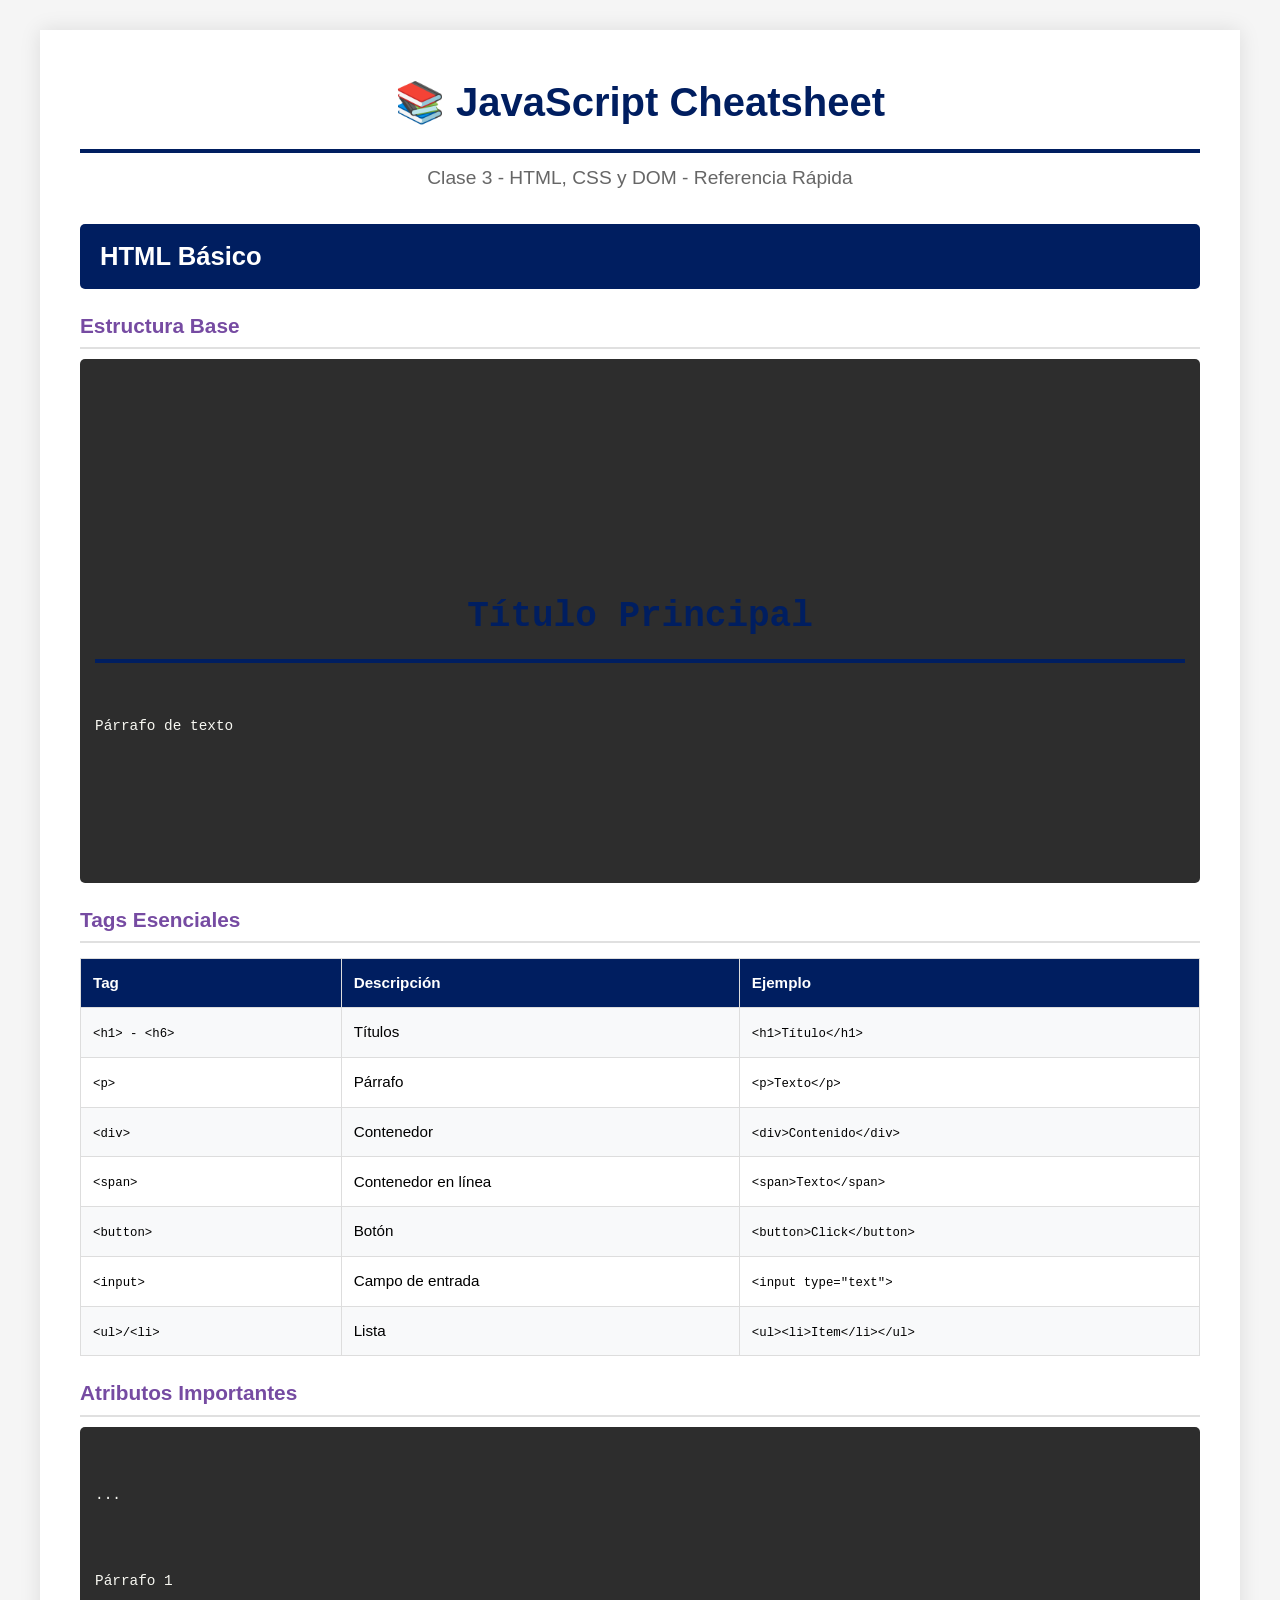
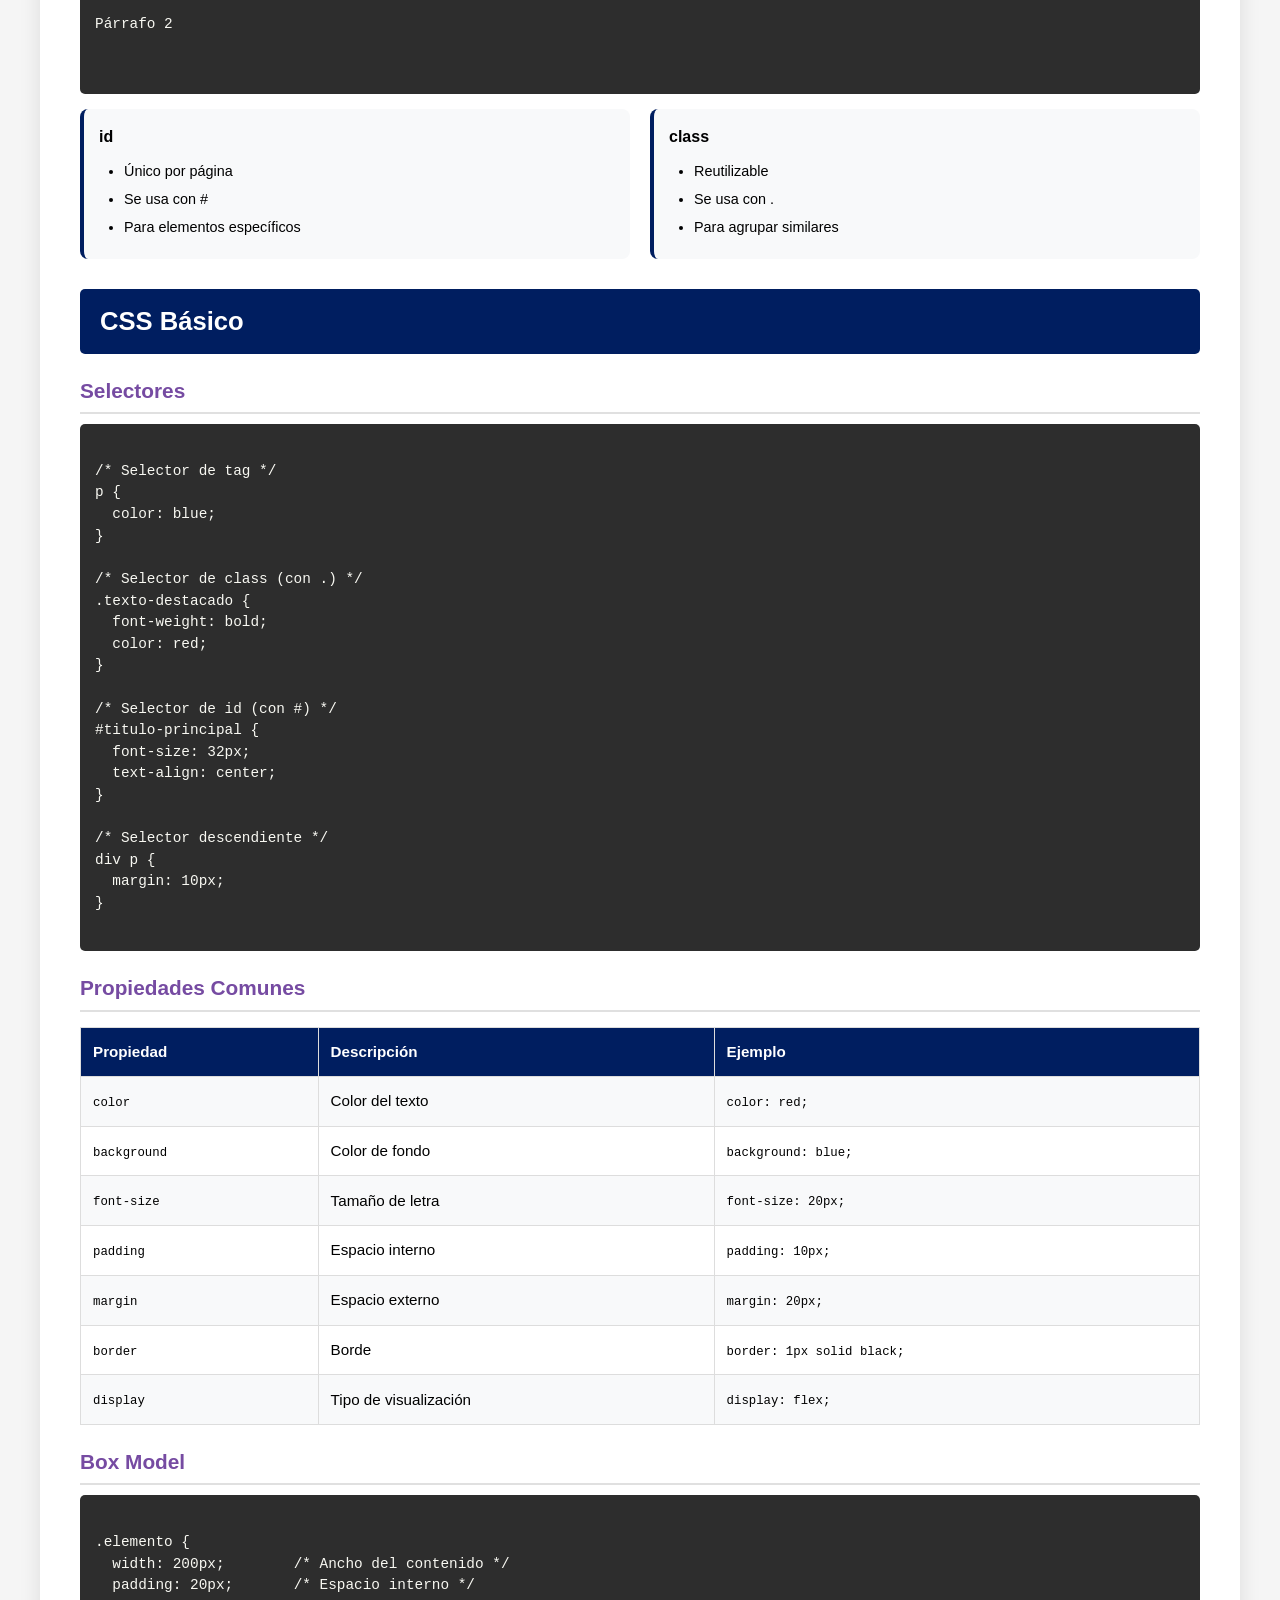
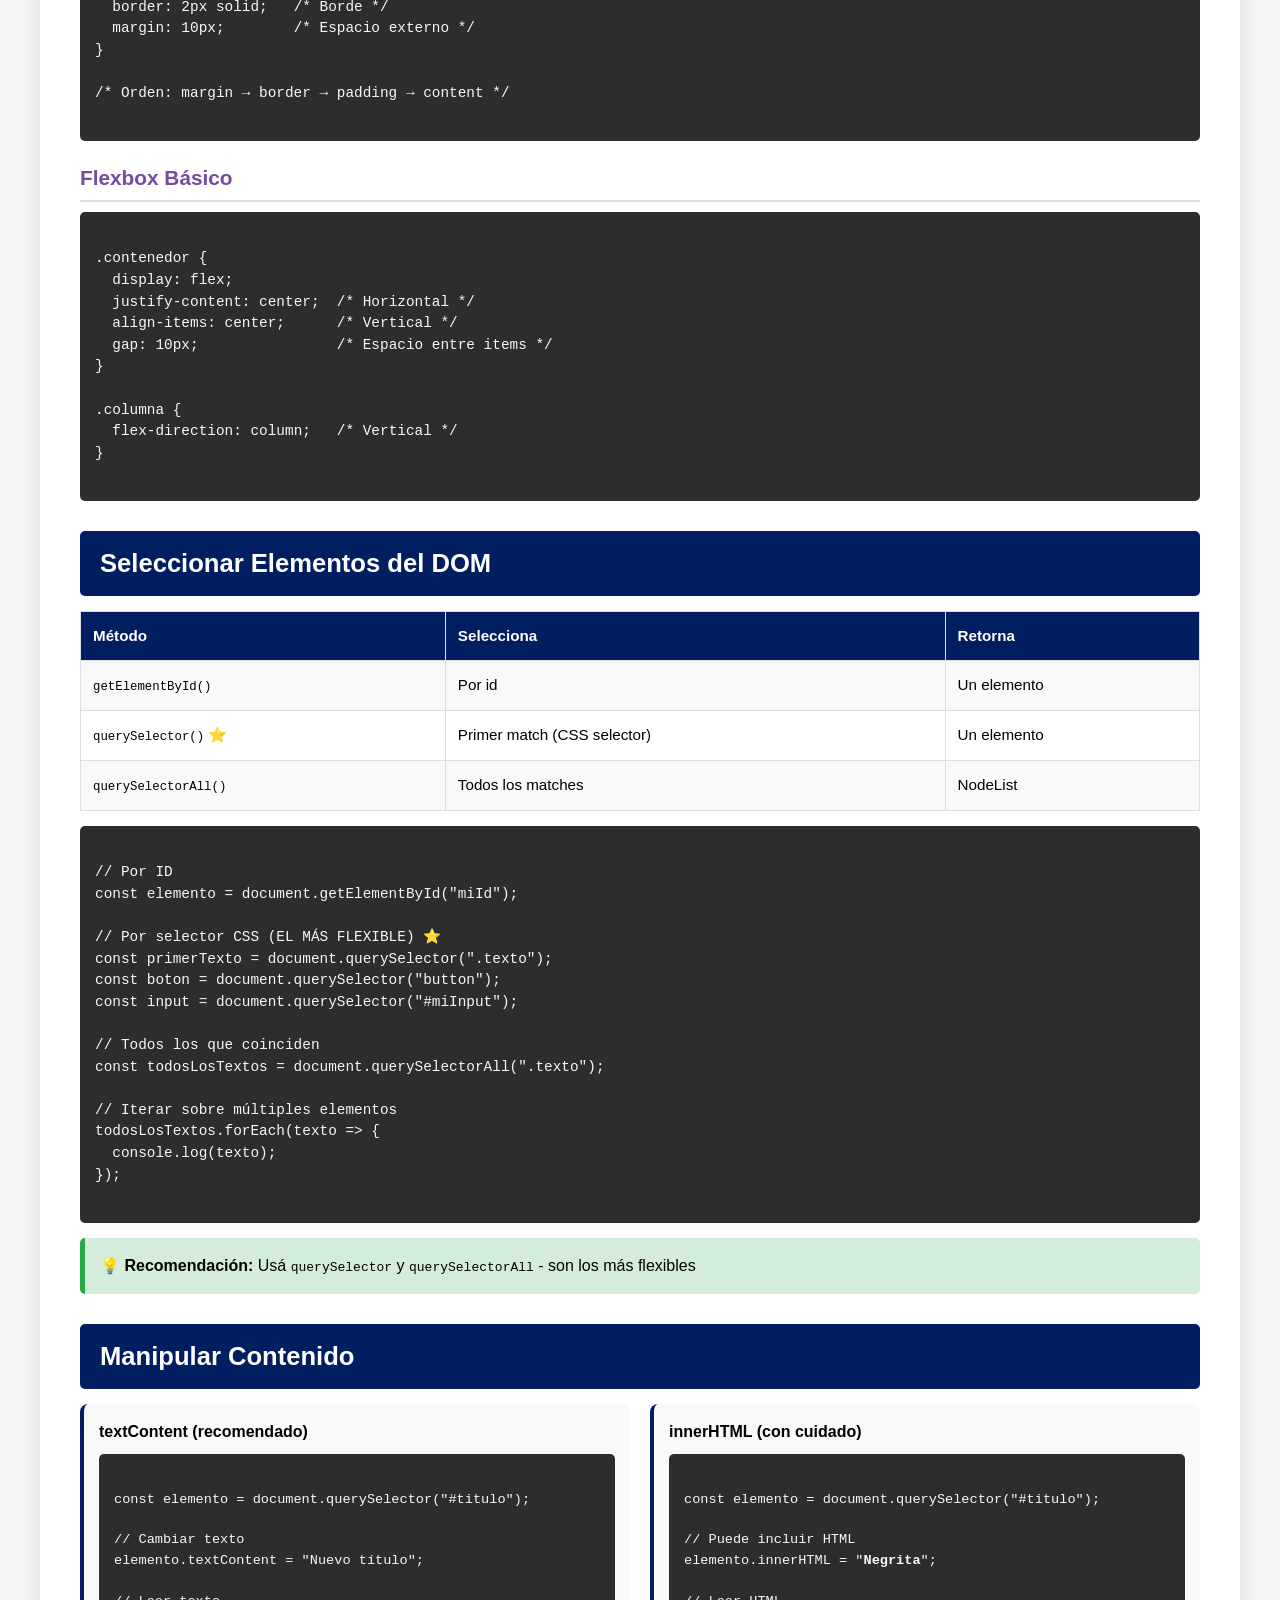
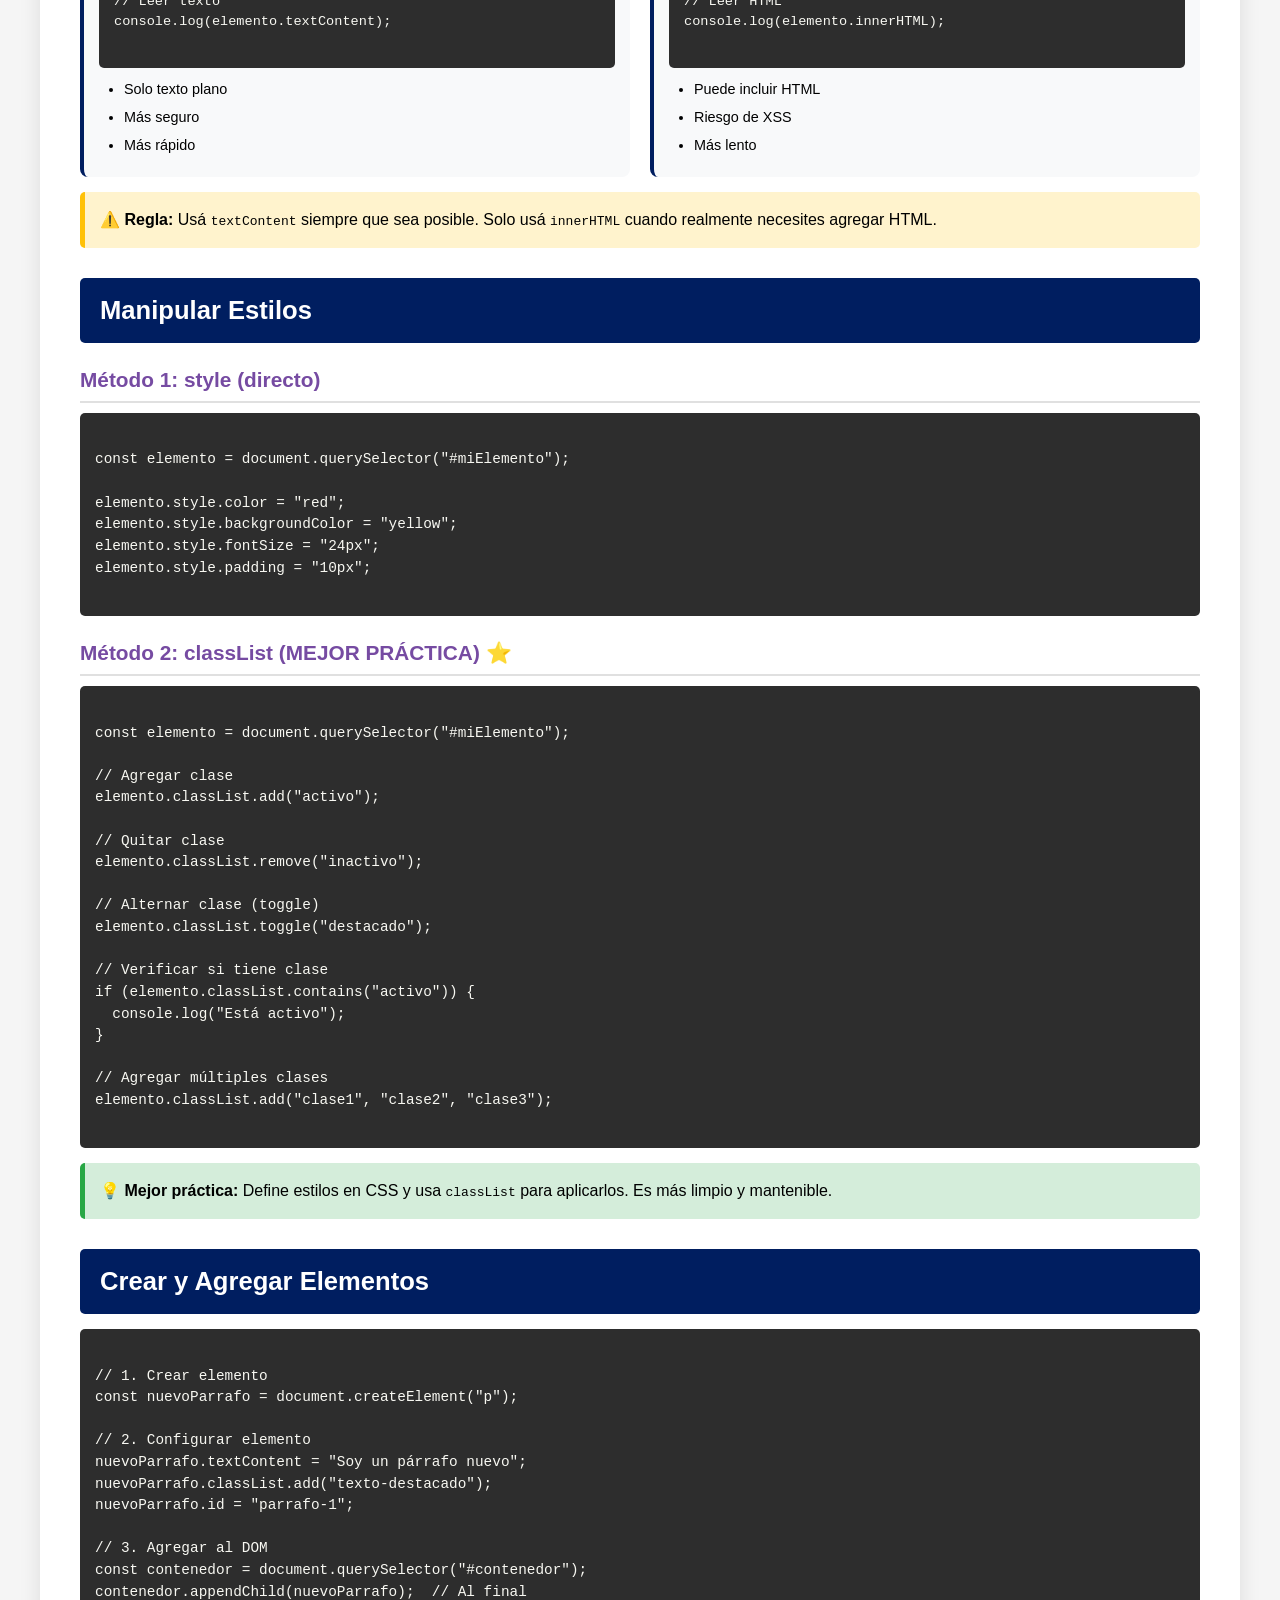
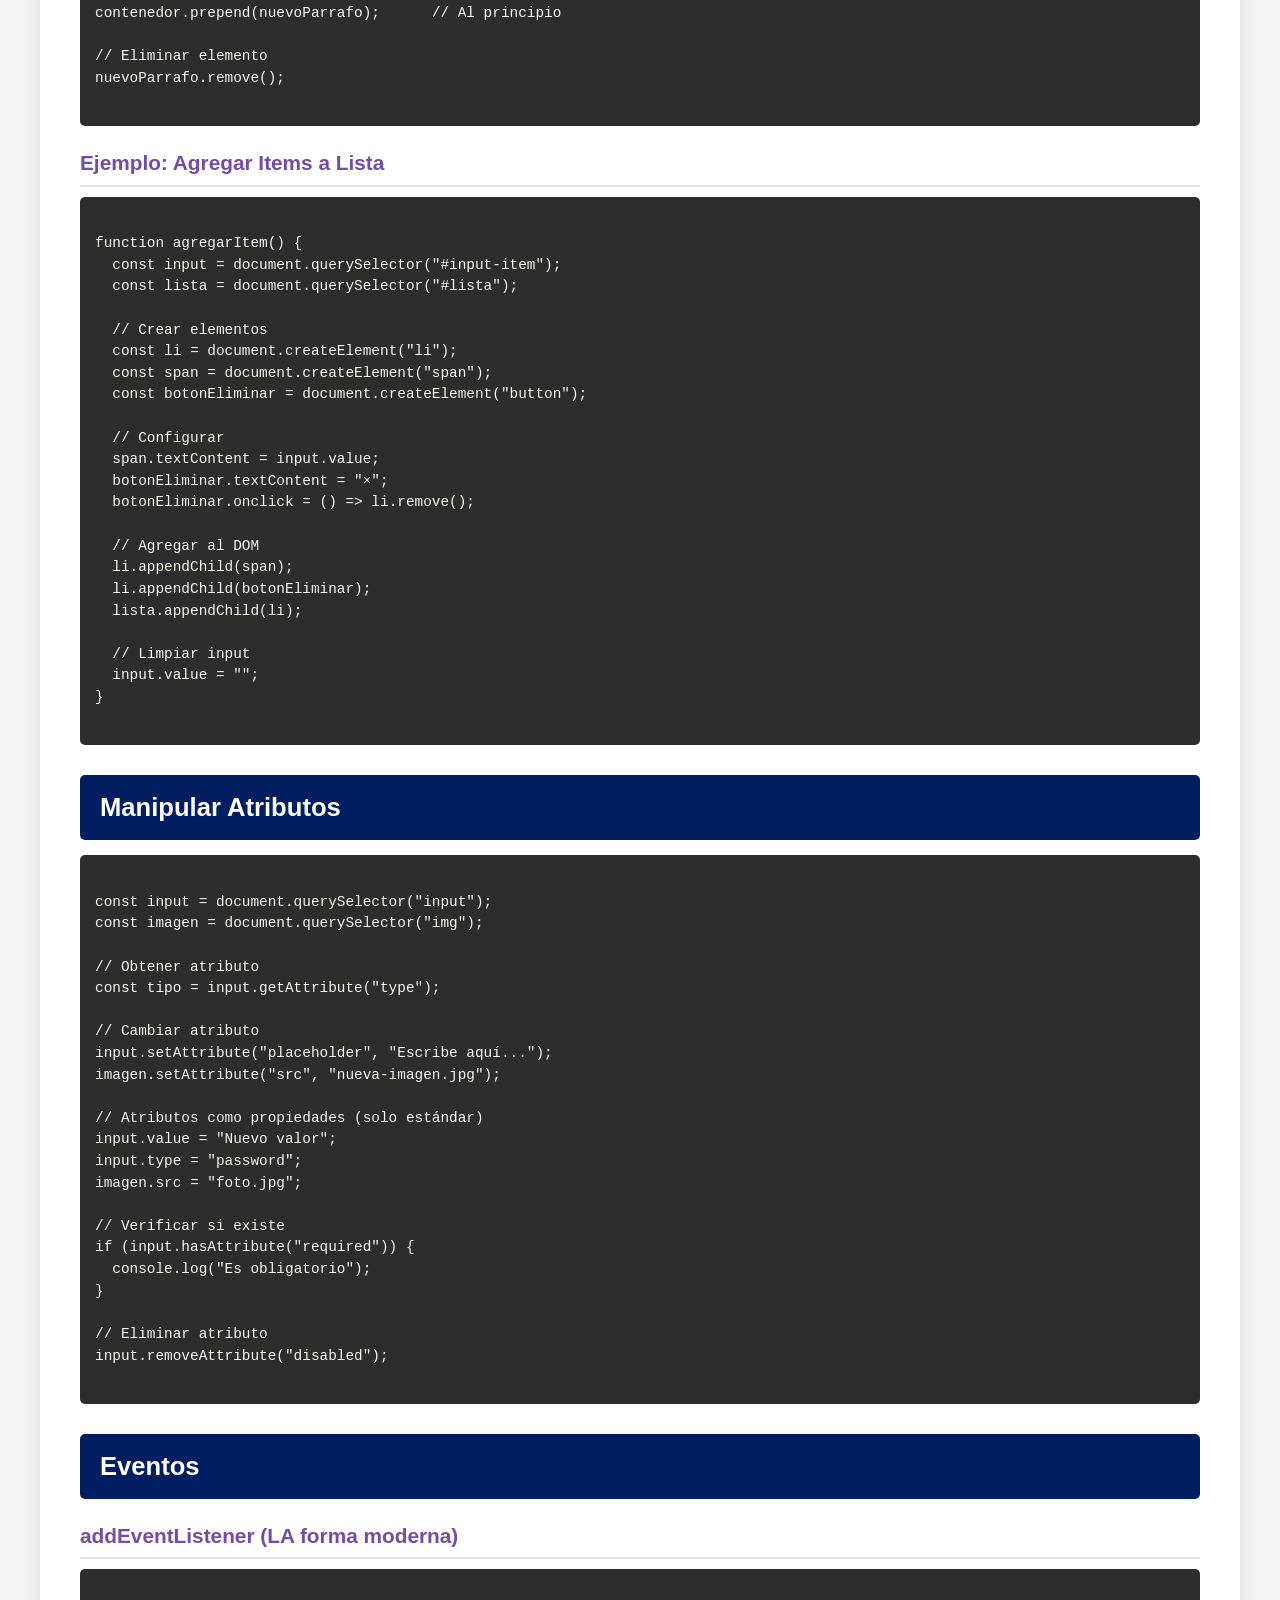
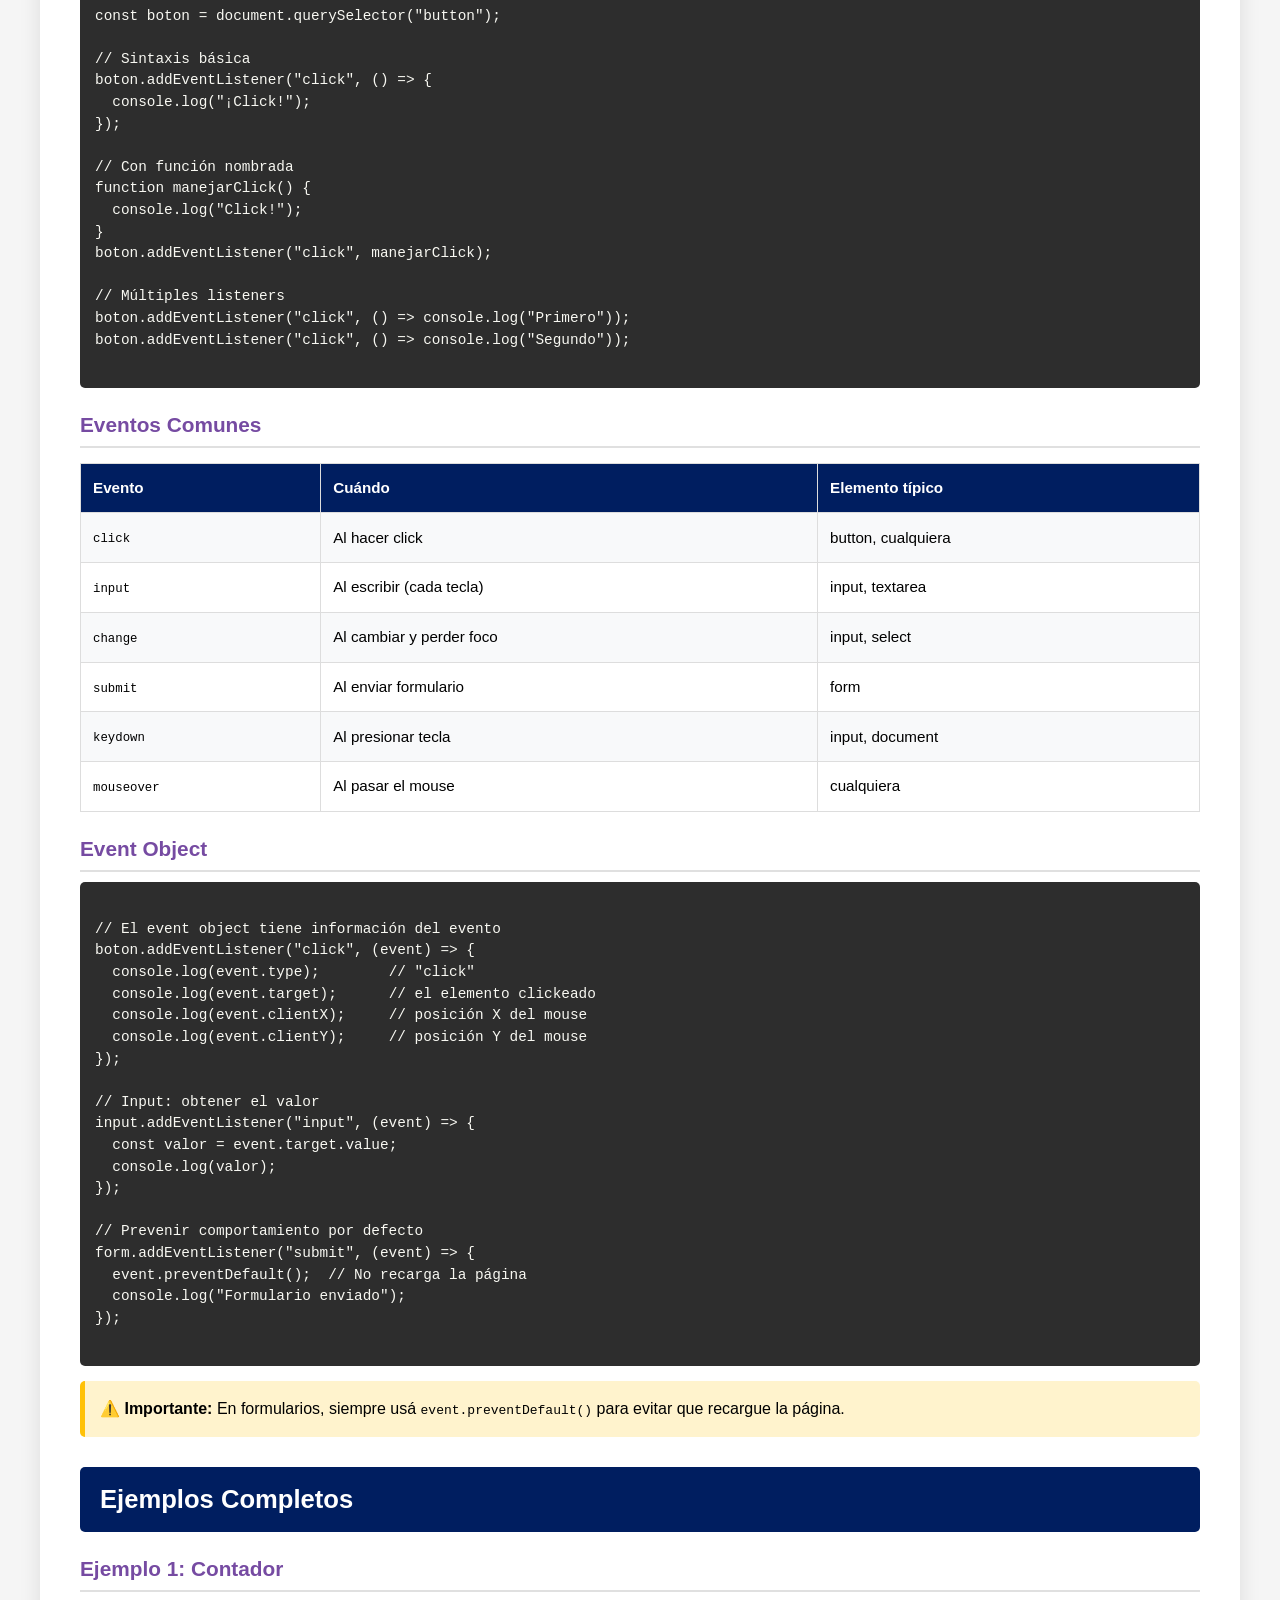
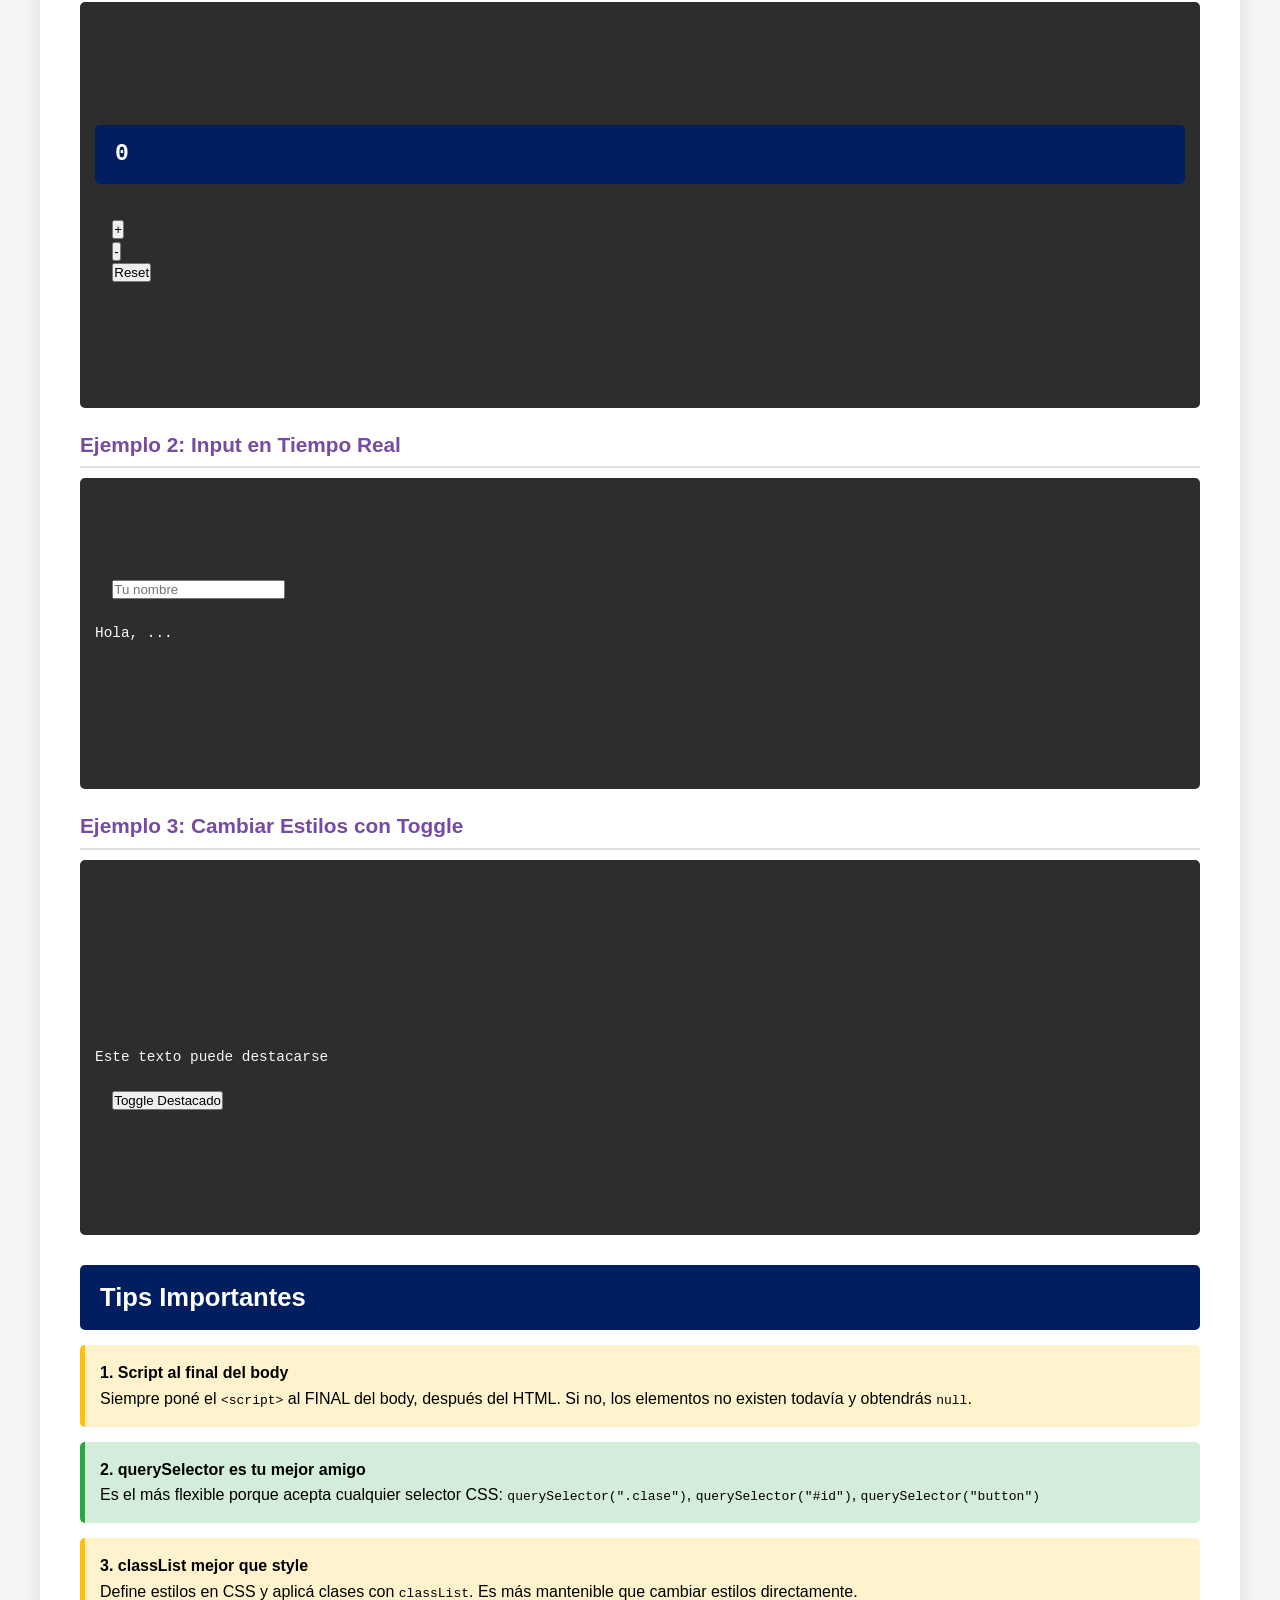
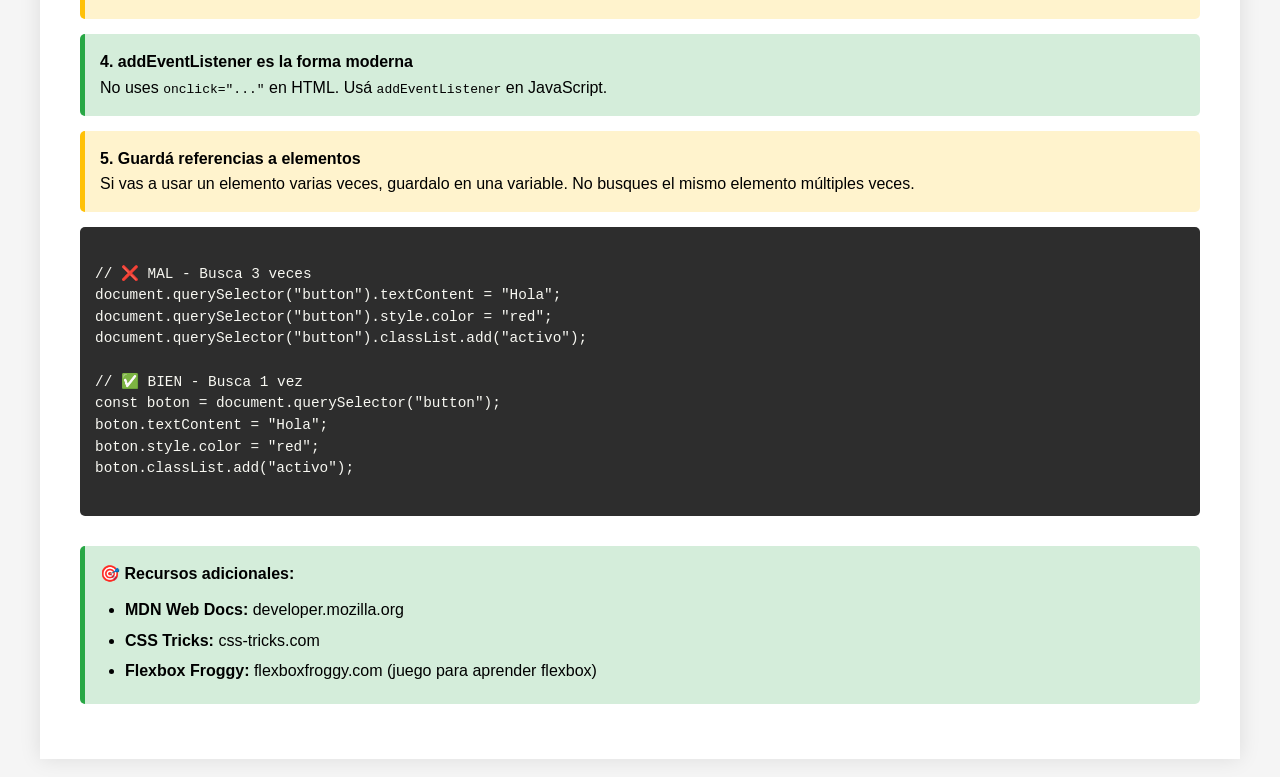
<file: clase_03/clase3_cheatsheet.html>
<!DOCTYPE html>
<html lang="es">
<head>
    <meta charset="UTF-8">
    <meta name="viewport" content="width=device-width, initial-scale=1.0">
    <title>JavaScript Cheatsheet - Clase 3</title>
    <style>
        * {
            margin: 0;
            padding: 0;
            box-sizing: border-box;
        }
        
        body {
            font-family: 'Segoe UI', Tahoma, Geneva, Verdana, sans-serif;
            background: #f5f5f5;
            padding: 30px;
            line-height: 1.6;
        }
        
        .container {
            max-width: 1200px;
            margin: 0 auto;
            background: white;
            padding: 40px;
            box-shadow: 0 0 20px rgba(0,0,0,0.1);
        }
        
        h1 {
            color: #001E60;
            text-align: center;
            font-size: 2.5em;
            margin-bottom: 10px;
            border-bottom: 4px solid #001E60;
            padding-bottom: 15px;
        }
        
        .subtitle {
            text-align: center;
            color: #666;
            font-size: 1.2em;
            margin-bottom: 30px;
        }
        
        .section {
            margin: 30px 0;
            page-break-inside: avoid;
        }
        
        h2 {
            background: #001E60;
            color: white;
            padding: 12px 20px;
            font-size: 1.6em;
            margin-bottom: 15px;
            border-radius: 5px;
        }
        
        h3 {
            color: #764ba2;
            font-size: 1.3em;
            margin: 20px 0 10px 0;
            border-bottom: 2px solid #e0e0e0;
            padding-bottom: 5px;
        }
        
        .code {
            background: #2d2d2d;
            color: #f8f8f2;
            padding: 15px;
            border-radius: 5px;
            font-family: 'Courier New', monospace;
            font-size: 0.9em;
            margin: 10px 0;
            overflow-x: auto;
            white-space: pre-wrap;
            word-wrap: break-word;
            line-height: 1.5;
            tab-size: 2;
            -moz-tab-size: 2;
        }
        
        .two-columns {
            display: grid;
            grid-template-columns: 1fr 1fr;
            gap: 20px;
            margin: 15px 0;
        }
        
        .column {
            background: #f8f9fa;
            padding: 15px;
            border-radius: 8px;
            border-left: 4px solid #001E60;
        }
        
        table {
            width: 100%;
            border-collapse: collapse;
            margin: 15px 0;
            font-size: 0.95em;
        }
        
        th, td {
            padding: 12px;
            text-align: left;
            border: 1px solid #ddd;
        }
        
        th {
            background: #001E60;
            color: white;
            font-weight: bold;
        }
        
        tr:nth-child(even) {
            background: #f8f9fa;
        }
        
        .important {
            background: #fff3cd;
            border-left: 5px solid #ffc107;
            padding: 15px;
            margin: 15px 0;
            border-radius: 5px;
        }
        
        .tip {
            background: #d4edda;
            border-left: 5px solid #28a745;
            padding: 15px;
            margin: 15px 0;
            border-radius: 5px;
        }
        
        ul {
            margin-left: 25px;
            margin-top: 10px;
        }
        
        li {
            margin: 5px 0;
        }
        
        .inline-code {
            background: #e9ecef;
            padding: 2px 6px;
            border-radius: 3px;
            font-family: 'Courier New', monospace;
            font-size: 0.9em;
        }
        
        @media print {
            body {
                background: white;
                padding: 0;
            }
            .container {
                box-shadow: none;
            }
        }
    </style>
</head>
<body>
    <div class="container">
        <h1>📚 JavaScript Cheatsheet</h1>
        <p class="subtitle">Clase 3 - HTML, CSS y DOM - Referencia Rápida</p>

        <!-- HTML BÁSICO -->
        <div class="section">
            <h2>HTML Básico</h2>
            
            <h3>Estructura Base</h3>
            <div class="code">
<!DOCTYPE html>
<html lang="es">
<head>
  <meta charset="UTF-8">
  <title>Mi Página</title>
  <style>
    /* CSS interno */
  </style>
</head>
<body>
  <h1>Título Principal</h1>
  <p>Párrafo de texto</p>
  
  <script>
    // JavaScript al final
  </script>
</body>
</html>
            </div>

            <h3>Tags Esenciales</h3>
            <table>
                <tr>
                    <th>Tag</th>
                    <th>Descripción</th>
                    <th>Ejemplo</th>
                </tr>
                <tr>
                    <td><code>&lt;h1&gt; - &lt;h6&gt;</code></td>
                    <td>Títulos</td>
                    <td><code>&lt;h1&gt;Título&lt;/h1&gt;</code></td>
                </tr>
                <tr>
                    <td><code>&lt;p&gt;</code></td>
                    <td>Párrafo</td>
                    <td><code>&lt;p&gt;Texto&lt;/p&gt;</code></td>
                </tr>
                <tr>
                    <td><code>&lt;div&gt;</code></td>
                    <td>Contenedor</td>
                    <td><code>&lt;div&gt;Contenido&lt;/div&gt;</code></td>
                </tr>
                <tr>
                    <td><code>&lt;span&gt;</code></td>
                    <td>Contenedor en línea</td>
                    <td><code>&lt;span&gt;Texto&lt;/span&gt;</code></td>
                </tr>
                <tr>
                    <td><code>&lt;button&gt;</code></td>
                    <td>Botón</td>
                    <td><code>&lt;button&gt;Click&lt;/button&gt;</code></td>
                </tr>
                <tr>
                    <td><code>&lt;input&gt;</code></td>
                    <td>Campo de entrada</td>
                    <td><code>&lt;input type="text"&gt;</code></td>
                </tr>
                <tr>
                    <td><code>&lt;ul&gt;/&lt;li&gt;</code></td>
                    <td>Lista</td>
                    <td><code>&lt;ul&gt;&lt;li&gt;Item&lt;/li&gt;&lt;/ul&gt;</code></td>
                </tr>
            </table>

            <h3>Atributos Importantes</h3>
            <div class="code">
<!-- id: único, para identificar UN elemento -->
<div id="contenedor-principal">...</div>

<!-- class: reutilizable, para agrupar elementos -->
<p class="texto-destacado">Párrafo 1</p>
<p class="texto-destacado">Párrafo 2</p>
            </div>

            <div class="two-columns">
                <div class="column">
                    <h4>id</h4>
                    <ul style="font-size: 0.9em;">
                        <li>Único por página</li>
                        <li>Se usa con #</li>
                        <li>Para elementos específicos</li>
                    </ul>
                </div>
                <div class="column">
                    <h4>class</h4>
                    <ul style="font-size: 0.9em;">
                        <li>Reutilizable</li>
                        <li>Se usa con .</li>
                        <li>Para agrupar similares</li>
                    </ul>
                </div>
            </div>
        </div>

        <!-- CSS BÁSICO -->
        <div class="section">
            <h2>CSS Básico</h2>
            
            <h3>Selectores</h3>
            <div class="code">
/* Selector de tag */
p {
  color: blue;
}

/* Selector de class (con .) */
.texto-destacado {
  font-weight: bold;
  color: red;
}

/* Selector de id (con #) */
#titulo-principal {
  font-size: 32px;
  text-align: center;
}

/* Selector descendiente */
div p {
  margin: 10px;
}
            </div>

            <h3>Propiedades Comunes</h3>
            <table>
                <tr>
                    <th>Propiedad</th>
                    <th>Descripción</th>
                    <th>Ejemplo</th>
                </tr>
                <tr>
                    <td><code>color</code></td>
                    <td>Color del texto</td>
                    <td><code>color: red;</code></td>
                </tr>
                <tr>
                    <td><code>background</code></td>
                    <td>Color de fondo</td>
                    <td><code>background: blue;</code></td>
                </tr>
                <tr>
                    <td><code>font-size</code></td>
                    <td>Tamaño de letra</td>
                    <td><code>font-size: 20px;</code></td>
                </tr>
                <tr>
                    <td><code>padding</code></td>
                    <td>Espacio interno</td>
                    <td><code>padding: 10px;</code></td>
                </tr>
                <tr>
                    <td><code>margin</code></td>
                    <td>Espacio externo</td>
                    <td><code>margin: 20px;</code></td>
                </tr>
                <tr>
                    <td><code>border</code></td>
                    <td>Borde</td>
                    <td><code>border: 1px solid black;</code></td>
                </tr>
                <tr>
                    <td><code>display</code></td>
                    <td>Tipo de visualización</td>
                    <td><code>display: flex;</code></td>
                </tr>
            </table>

            <h3>Box Model</h3>
            <div class="code">
.elemento {
  width: 200px;        /* Ancho del contenido */
  padding: 20px;       /* Espacio interno */
  border: 2px solid;   /* Borde */
  margin: 10px;        /* Espacio externo */
}

/* Orden: margin → border → padding → content */
            </div>

            <h3>Flexbox Básico</h3>
            <div class="code">
.contenedor {
  display: flex;
  justify-content: center;  /* Horizontal */
  align-items: center;      /* Vertical */
  gap: 10px;                /* Espacio entre items */
}

.columna {
  flex-direction: column;   /* Vertical */
}
            </div>
        </div>

        <!-- SELECCIONAR ELEMENTOS -->
        <div class="section">
            <h2>Seleccionar Elementos del DOM</h2>
            
            <table>
                <tr>
                    <th>Método</th>
                    <th>Selecciona</th>
                    <th>Retorna</th>
                </tr>
                <tr>
                    <td><code>getElementById()</code></td>
                    <td>Por id</td>
                    <td>Un elemento</td>
                </tr>
                <tr>
                    <td><code>querySelector()</code> ⭐</td>
                    <td>Primer match (CSS selector)</td>
                    <td>Un elemento</td>
                </tr>
                <tr>
                    <td><code>querySelectorAll()</code></td>
                    <td>Todos los matches</td>
                    <td>NodeList</td>
                </tr>
            </table>

            <div class="code">
// Por ID
const elemento = document.getElementById("miId");

// Por selector CSS (EL MÁS FLEXIBLE) ⭐
const primerTexto = document.querySelector(".texto");
const boton = document.querySelector("button");
const input = document.querySelector("#miInput");

// Todos los que coinciden
const todosLosTextos = document.querySelectorAll(".texto");

// Iterar sobre múltiples elementos
todosLosTextos.forEach(texto => {
  console.log(texto);
});
            </div>

            <div class="tip">
                <strong>💡 Recomendación:</strong> Usá <code>querySelector</code> y <code>querySelectorAll</code> - son los más flexibles
            </div>
        </div>

        <!-- MANIPULAR CONTENIDO -->
        <div class="section">
            <h2>Manipular Contenido</h2>
            
            <div class="two-columns">
                <div class="column">
                    <h4>textContent (recomendado)</h4>
                    <div class="code" style="font-size: 0.85em;">
const elemento = document.querySelector("#titulo");

// Cambiar texto
elemento.textContent = "Nuevo título";

// Leer texto
console.log(elemento.textContent);
                    </div>
                    <ul style="font-size: 0.9em;">
                        <li>Solo texto plano</li>
                        <li>Más seguro</li>
                        <li>Más rápido</li>
                    </ul>
                </div>
                <div class="column">
                    <h4>innerHTML (con cuidado)</h4>
                    <div class="code" style="font-size: 0.85em;">
const elemento = document.querySelector("#titulo");

// Puede incluir HTML
elemento.innerHTML = "<strong>Negrita</strong>";

// Leer HTML
console.log(elemento.innerHTML);
                    </div>
                    <ul style="font-size: 0.9em;">
                        <li>Puede incluir HTML</li>
                        <li>Riesgo de XSS</li>
                        <li>Más lento</li>
                    </ul>
                </div>
            </div>

            <div class="important">
                <strong>⚠️ Regla:</strong> Usá <code>textContent</code> siempre que sea posible. Solo usá <code>innerHTML</code> cuando realmente necesites agregar HTML.
            </div>
        </div>

        <!-- MANIPULAR ESTILOS -->
        <div class="section">
            <h2>Manipular Estilos</h2>
            
            <h3>Método 1: style (directo)</h3>
            <div class="code">
const elemento = document.querySelector("#miElemento");

elemento.style.color = "red";
elemento.style.backgroundColor = "yellow";
elemento.style.fontSize = "24px";
elemento.style.padding = "10px";
            </div>

            <h3>Método 2: classList (MEJOR PRÁCTICA) ⭐</h3>
            <div class="code">
const elemento = document.querySelector("#miElemento");

// Agregar clase
elemento.classList.add("activo");

// Quitar clase
elemento.classList.remove("inactivo");

// Alternar clase (toggle)
elemento.classList.toggle("destacado");

// Verificar si tiene clase
if (elemento.classList.contains("activo")) {
  console.log("Está activo");
}

// Agregar múltiples clases
elemento.classList.add("clase1", "clase2", "clase3");
            </div>

            <div class="tip">
                <strong>💡 Mejor práctica:</strong> Define estilos en CSS y usa <code>classList</code> para aplicarlos. Es más limpio y mantenible.
            </div>
        </div>

        <!-- CREAR ELEMENTOS -->
        <div class="section">
            <h2>Crear y Agregar Elementos</h2>
            
            <div class="code">
// 1. Crear elemento
const nuevoParrafo = document.createElement("p");

// 2. Configurar elemento
nuevoParrafo.textContent = "Soy un párrafo nuevo";
nuevoParrafo.classList.add("texto-destacado");
nuevoParrafo.id = "parrafo-1";

// 3. Agregar al DOM
const contenedor = document.querySelector("#contenedor");
contenedor.appendChild(nuevoParrafo);  // Al final
contenedor.prepend(nuevoParrafo);      // Al principio

// Eliminar elemento
nuevoParrafo.remove();
            </div>

            <h3>Ejemplo: Agregar Items a Lista</h3>
            <div class="code">
function agregarItem() {
  const input = document.querySelector("#input-item");
  const lista = document.querySelector("#lista");
  
  // Crear elementos
  const li = document.createElement("li");
  const span = document.createElement("span");
  const botonEliminar = document.createElement("button");
  
  // Configurar
  span.textContent = input.value;
  botonEliminar.textContent = "×";
  botonEliminar.onclick = () => li.remove();
  
  // Agregar al DOM
  li.appendChild(span);
  li.appendChild(botonEliminar);
  lista.appendChild(li);
  
  // Limpiar input
  input.value = "";
}
            </div>
        </div>

        <!-- ATRIBUTOS -->
        <div class="section">
            <h2>Manipular Atributos</h2>
            
            <div class="code">
const input = document.querySelector("input");
const imagen = document.querySelector("img");

// Obtener atributo
const tipo = input.getAttribute("type");

// Cambiar atributo
input.setAttribute("placeholder", "Escribe aquí...");
imagen.setAttribute("src", "nueva-imagen.jpg");

// Atributos como propiedades (solo estándar)
input.value = "Nuevo valor";
input.type = "password";
imagen.src = "foto.jpg";

// Verificar si existe
if (input.hasAttribute("required")) {
  console.log("Es obligatorio");
}

// Eliminar atributo
input.removeAttribute("disabled");
            </div>
        </div>

        <!-- EVENTOS -->
        <div class="section">
            <h2>Eventos</h2>
            
            <h3>addEventListener (LA forma moderna)</h3>
            <div class="code">
const boton = document.querySelector("button");

// Sintaxis básica
boton.addEventListener("click", () => {
  console.log("¡Click!");
});

// Con función nombrada
function manejarClick() {
  console.log("Click!");
}
boton.addEventListener("click", manejarClick);

// Múltiples listeners
boton.addEventListener("click", () => console.log("Primero"));
boton.addEventListener("click", () => console.log("Segundo"));
            </div>

            <h3>Eventos Comunes</h3>
            <table>
                <tr>
                    <th>Evento</th>
                    <th>Cuándo</th>
                    <th>Elemento típico</th>
                </tr>
                <tr>
                    <td><code>click</code></td>
                    <td>Al hacer click</td>
                    <td>button, cualquiera</td>
                </tr>
                <tr>
                    <td><code>input</code></td>
                    <td>Al escribir (cada tecla)</td>
                    <td>input, textarea</td>
                </tr>
                <tr>
                    <td><code>change</code></td>
                    <td>Al cambiar y perder foco</td>
                    <td>input, select</td>
                </tr>
                <tr>
                    <td><code>submit</code></td>
                    <td>Al enviar formulario</td>
                    <td>form</td>
                </tr>
                <tr>
                    <td><code>keydown</code></td>
                    <td>Al presionar tecla</td>
                    <td>input, document</td>
                </tr>
                <tr>
                    <td><code>mouseover</code></td>
                    <td>Al pasar el mouse</td>
                    <td>cualquiera</td>
                </tr>
            </table>

            <h3>Event Object</h3>
            <div class="code">
// El event object tiene información del evento
boton.addEventListener("click", (event) => {
  console.log(event.type);        // "click"
  console.log(event.target);      // el elemento clickeado
  console.log(event.clientX);     // posición X del mouse
  console.log(event.clientY);     // posición Y del mouse
});

// Input: obtener el valor
input.addEventListener("input", (event) => {
  const valor = event.target.value;
  console.log(valor);
});

// Prevenir comportamiento por defecto
form.addEventListener("submit", (event) => {
  event.preventDefault();  // No recarga la página
  console.log("Formulario enviado");
});
            </div>

            <div class="important">
                <strong>⚠️ Importante:</strong> En formularios, siempre usá <code>event.preventDefault()</code> para evitar que recargue la página.
            </div>
        </div>

        <!-- EJEMPLOS COMPLETOS -->
        <div class="section">
            <h2>Ejemplos Completos</h2>
            
            <h3>Ejemplo 1: Contador</h3>
            <div class="code">
<!DOCTYPE html>
<html>
<body>
  <h2 id="contador">0</h2>
  <button id="btn-mas">+</button>
  <button id="btn-menos">-</button>
  <button id="btn-reset">Reset</button>

  <script>
    let cuenta = 0;
    const contador = document.getElementById("contador");

    document.getElementById("btn-mas").addEventListener("click", () => {
      cuenta++;
      contador.textContent = cuenta;
    });

    document.getElementById("btn-menos").addEventListener("click", () => {
      cuenta--;
      contador.textContent = cuenta;
    });

    document.getElementById("btn-reset").addEventListener("click", () => {
      cuenta = 0;
      contador.textContent = cuenta;
    });
  </script>
</body>
</html>
            </div>

            <h3>Ejemplo 2: Input en Tiempo Real</h3>
            <div class="code">
<!DOCTYPE html>
<html>
<body>
  <input type="text" id="nombre" placeholder="Tu nombre">
  <p>Hola, <span id="display">...</span></p>

  <script>
    const input = document.getElementById("nombre");
    const display = document.getElementById("display");

    input.addEventListener("input", (event) => {
      const valor = event.target.value;
      display.textContent = valor || "...";
    });
  </script>
</body>
</html>
            </div>

            <h3>Ejemplo 3: Cambiar Estilos con Toggle</h3>
            <div class="code">
<!DOCTYPE html>
<html>
<head>
  <style>
    .destacado {
      background: yellow;
      font-weight: bold;
      padding: 10px;
    }
  </style>
</head>
<body>
  <p id="texto">Este texto puede destacarse</p>
  <button id="btn-toggle">Toggle Destacado</button>

  <script>
    const texto = document.getElementById("texto");
    const boton = document.getElementById("btn-toggle");

    boton.addEventListener("click", () => {
      texto.classList.toggle("destacado");
    });
  </script>
</body>
</html>
            </div>
        </div>

        <!-- TIPS IMPORTANTES -->
        <div class="section">
            <h2>Tips Importantes</h2>
            
            <div class="important">
                <strong>1. Script al final del body</strong><br>
                Siempre poné el <code>&lt;script&gt;</code> al FINAL del body, después del HTML. Si no, los elementos no existen todavía y obtendrás <code>null</code>.
            </div>

            <div class="tip">
                <strong>2. querySelector es tu mejor amigo</strong><br>
                Es el más flexible porque acepta cualquier selector CSS: <code>querySelector(".clase")</code>, <code>querySelector("#id")</code>, <code>querySelector("button")</code>
            </div>

            <div class="important">
                <strong>3. classList mejor que style</strong><br>
                Define estilos en CSS y aplicá clases con <code>classList</code>. Es más mantenible que cambiar estilos directamente.
            </div>

            <div class="tip">
                <strong>4. addEventListener es la forma moderna</strong><br>
                No uses <code>onclick="..."</code> en HTML. Usá <code>addEventListener</code> en JavaScript.
            </div>

            <div class="important">
                <strong>5. Guardá referencias a elementos</strong><br>
                Si vas a usar un elemento varias veces, guardalo en una variable. No busques el mismo elemento múltiples veces.
            </div>

            <div class="code">
// ❌ MAL - Busca 3 veces
document.querySelector("button").textContent = "Hola";
document.querySelector("button").style.color = "red";
document.querySelector("button").classList.add("activo");

// ✅ BIEN - Busca 1 vez
const boton = document.querySelector("button");
boton.textContent = "Hola";
boton.style.color = "red";
boton.classList.add("activo");
            </div>
        </div>

        <div class="tip">
            <strong>🎯 Recursos adicionales:</strong>
            <ul>
                <li><strong>MDN Web Docs:</strong> developer.mozilla.org</li>
                <li><strong>CSS Tricks:</strong> css-tricks.com</li>
                <li><strong>Flexbox Froggy:</strong> flexboxfroggy.com (juego para aprender flexbox)</li>
            </ul>
        </div>

    </div>
</body>
</html>
</file>
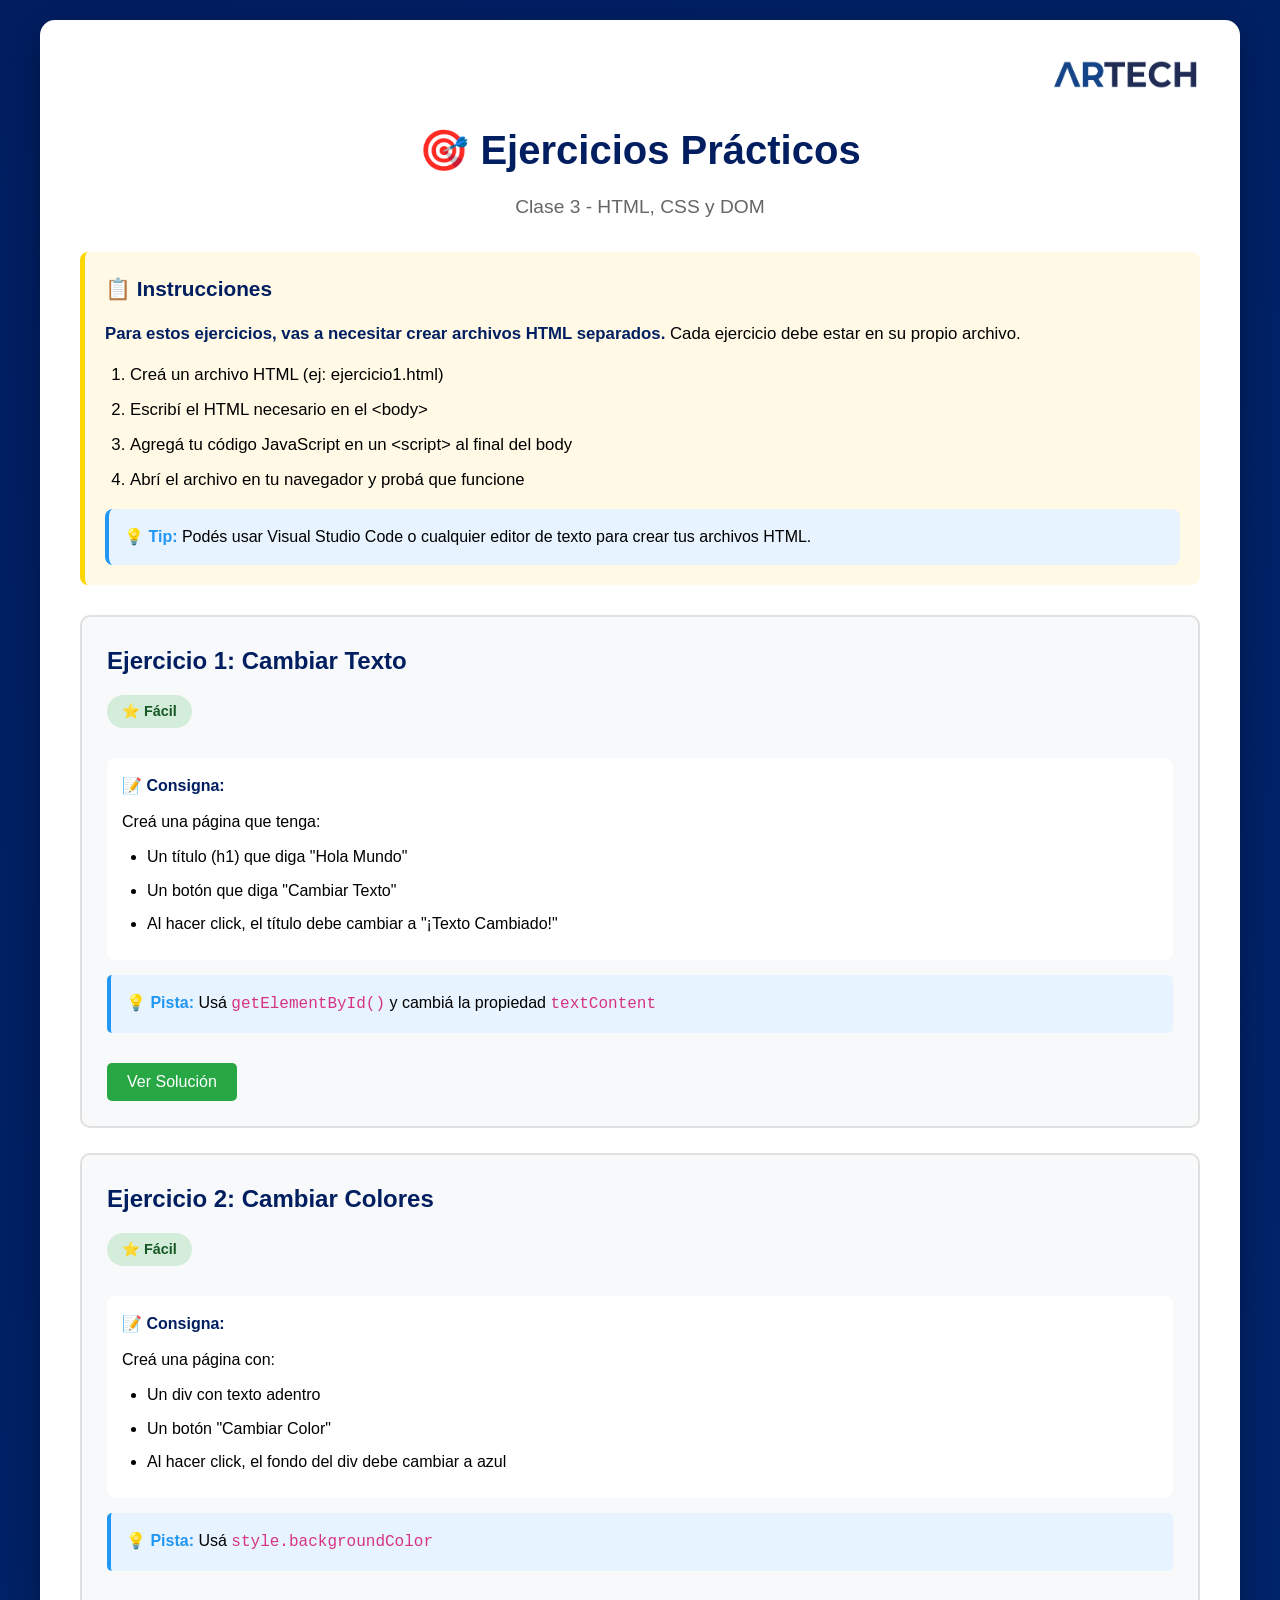
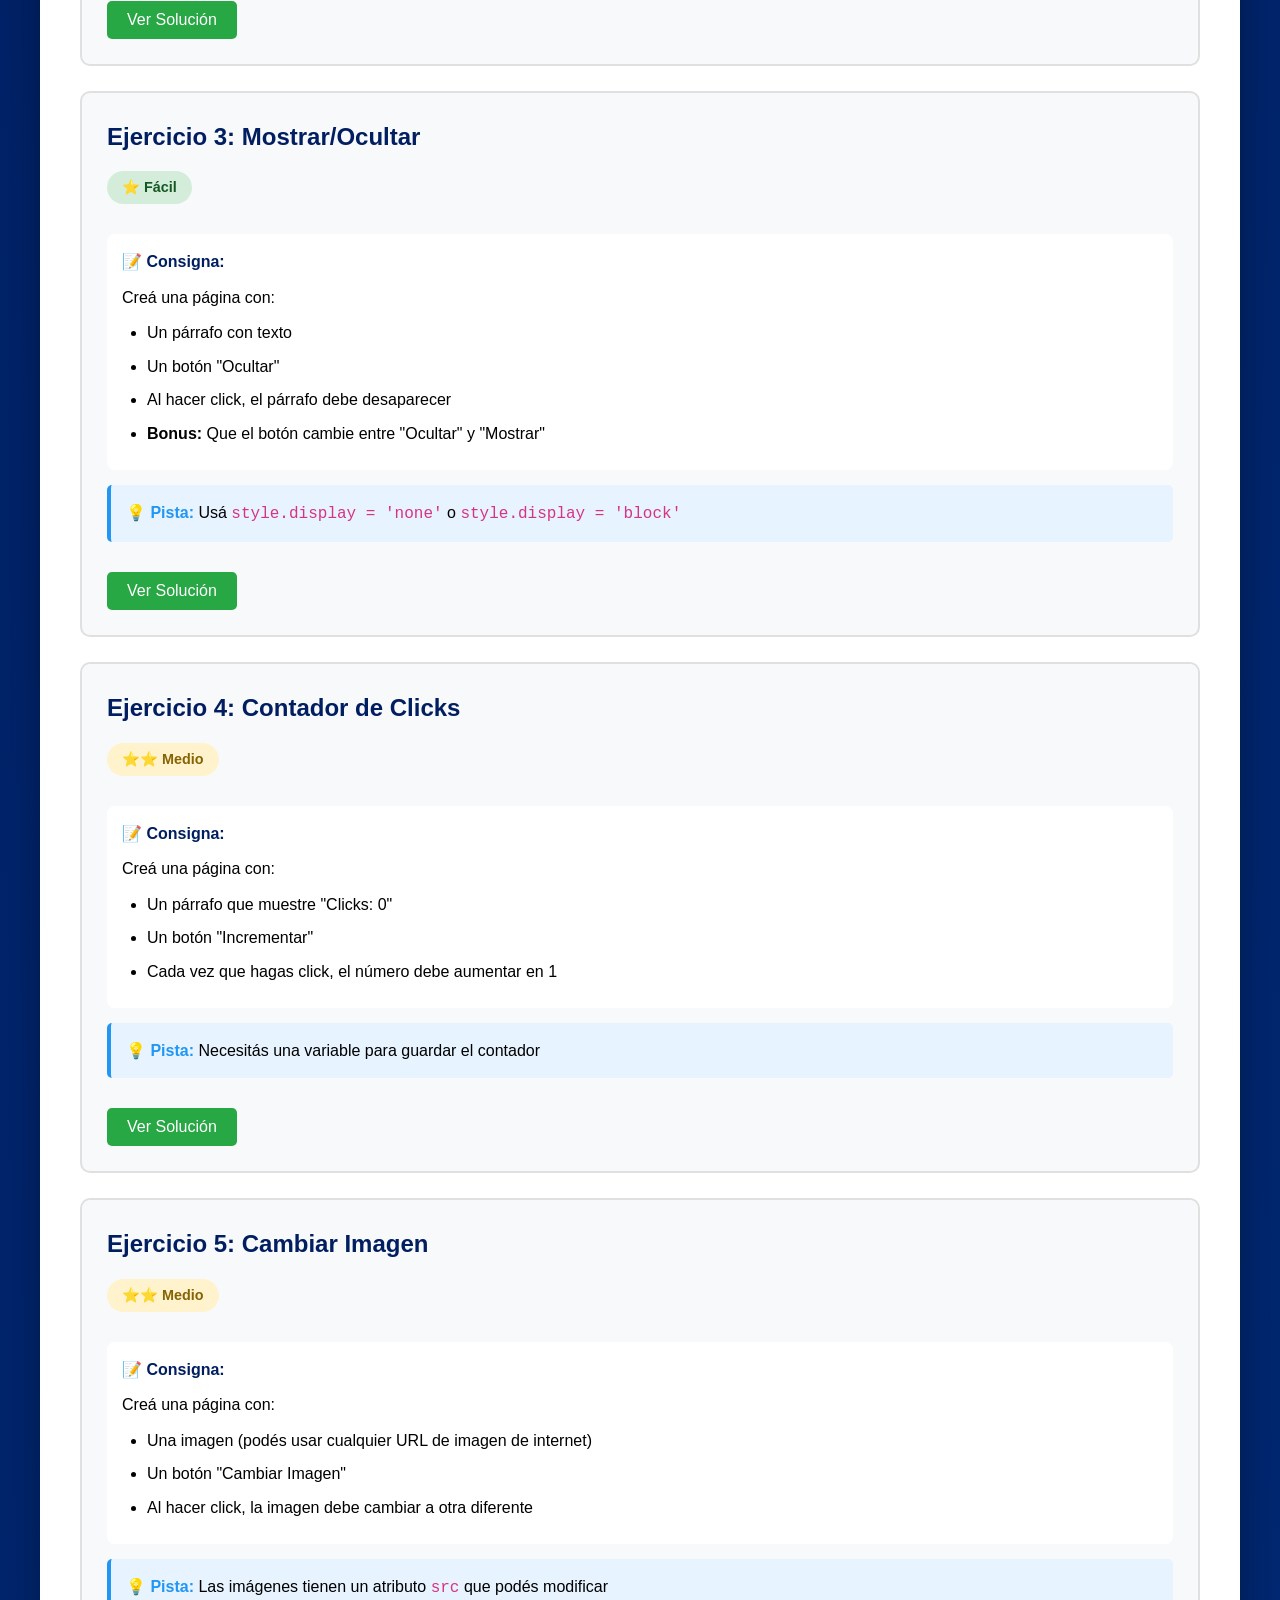
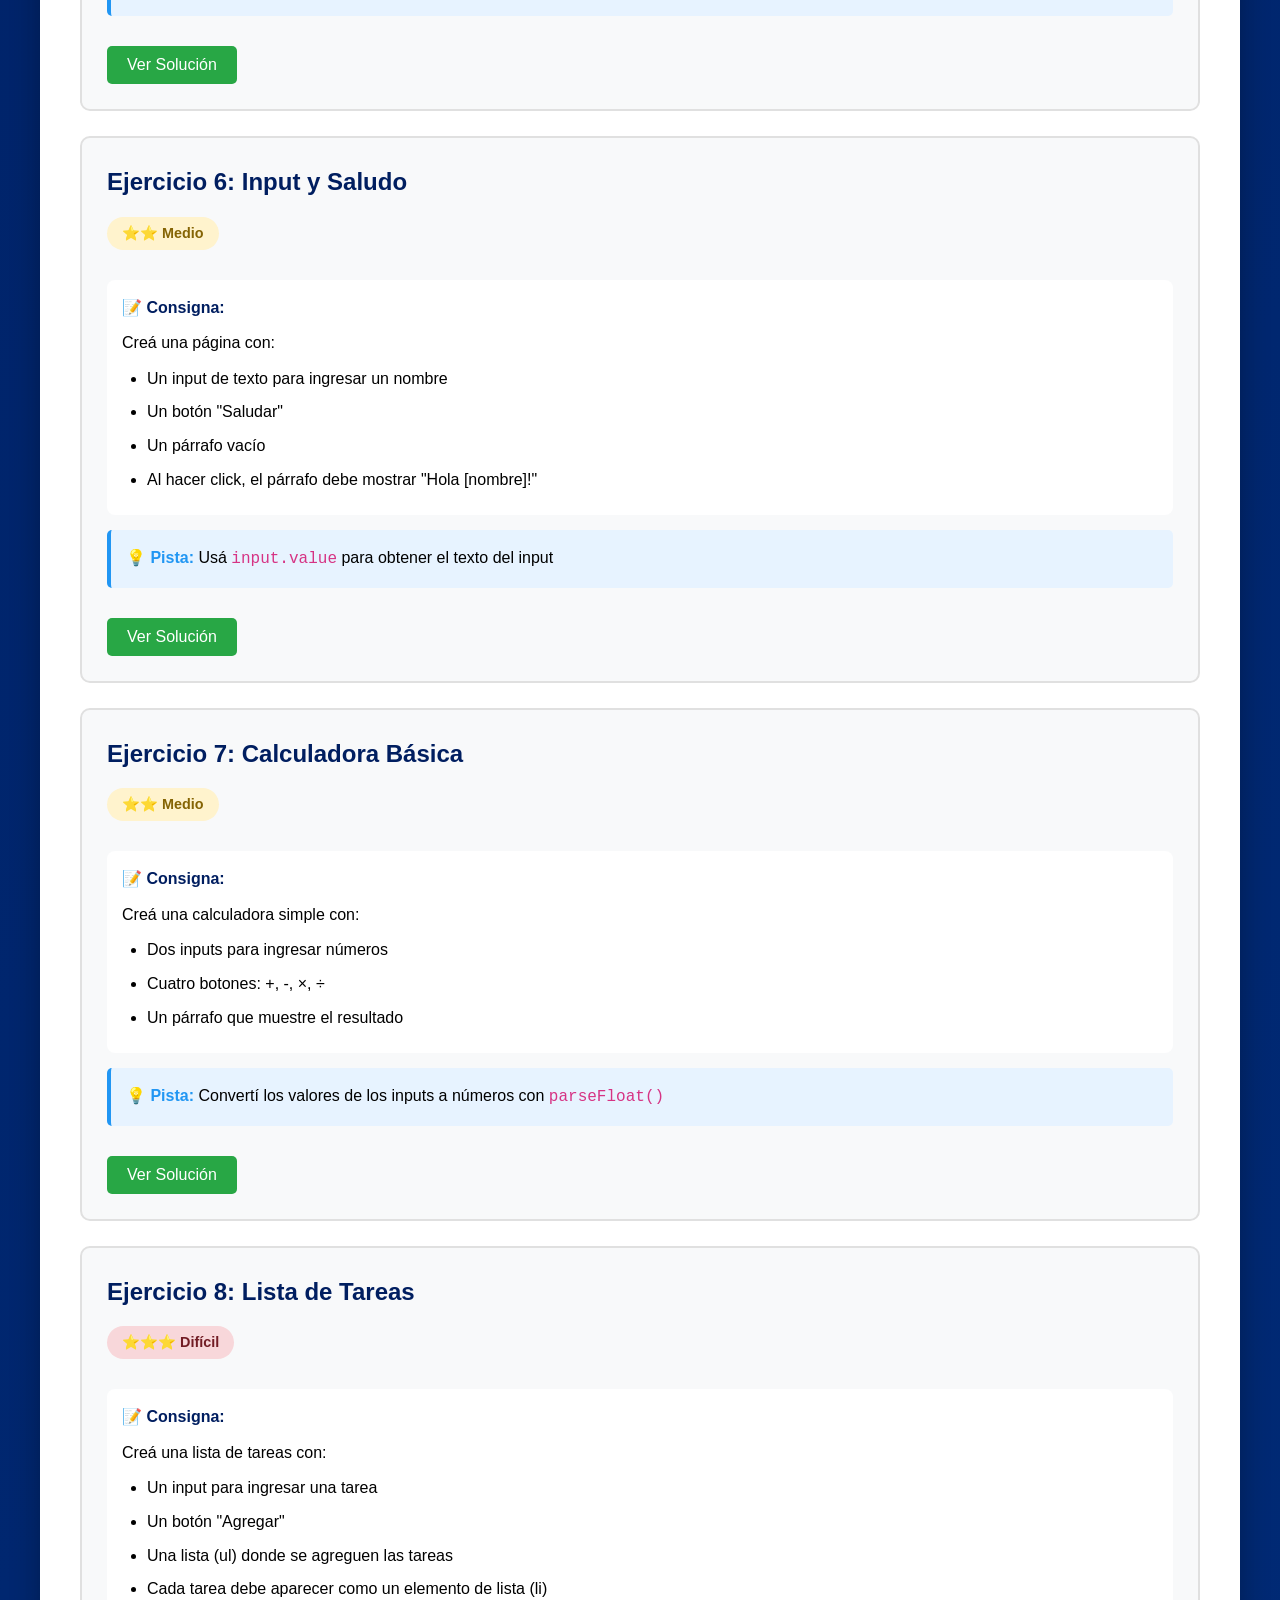
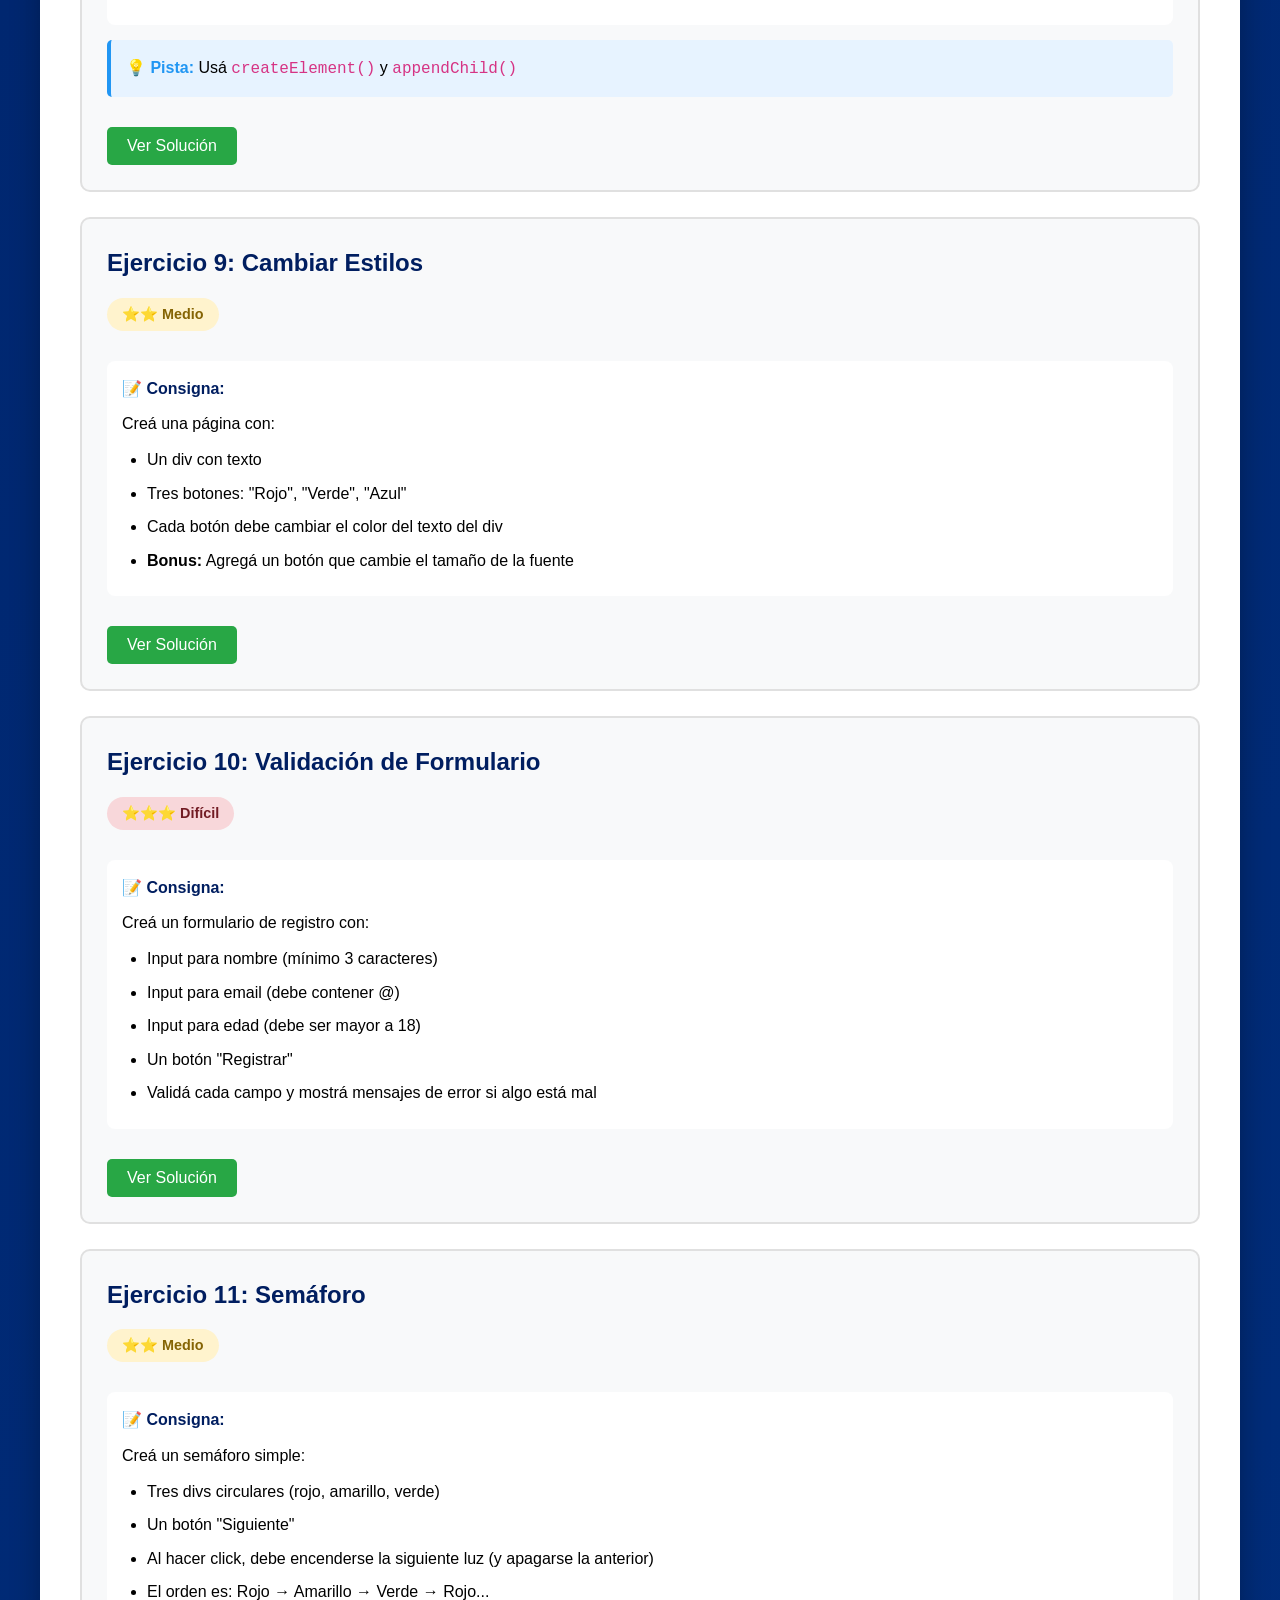
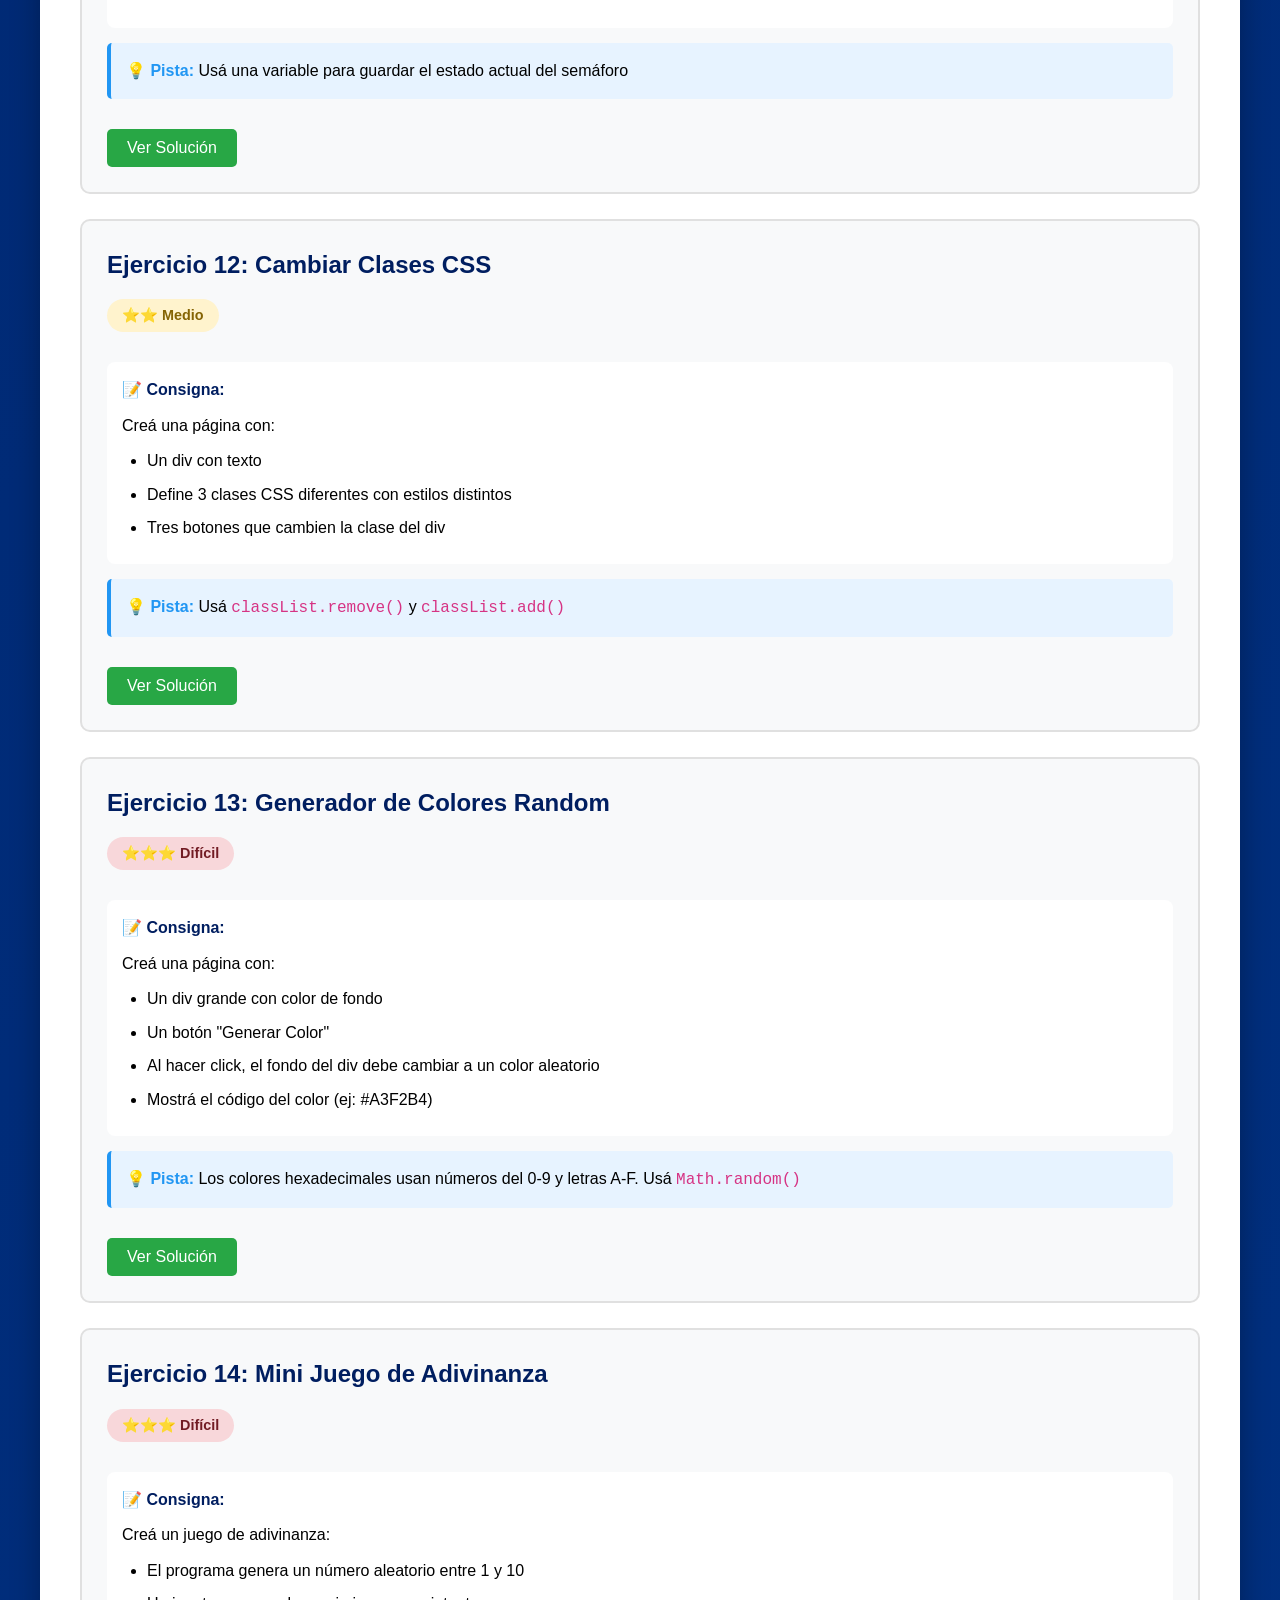
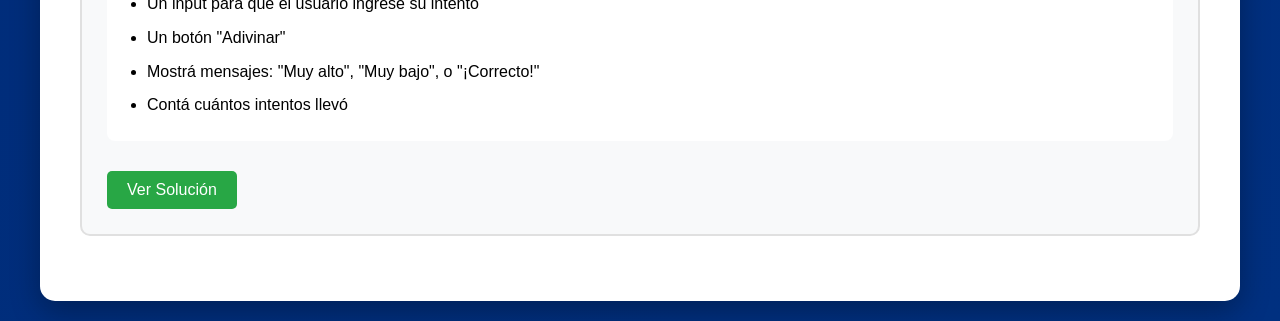
<file: clase_03/clase3_ejercicios.html>
<!DOCTYPE html>
<html lang="es">
<head>
    <meta charset="UTF-8">
    <meta name="viewport" content="width=device-width, initial-scale=1.0">
    <title>Clase 3 - Ejercicios Prácticos con Soluciones</title>
    <style>
        * {
            margin: 0;
            padding: 0;
            box-sizing: border-box;
        }

        body {
            font-family: 'Segoe UI', Tahoma, Geneva, Verdana, sans-serif;
            background: linear-gradient(135deg, #001E60 0%, #003080 100%);
            padding: 20px;
            line-height: 1.6;
        }

        .container {
            max-width: 1200px;
            margin: 0 auto;
            background: white;
            border-radius: 15px;
            padding: 40px;
            box-shadow: 0 10px 30px rgba(0,0,0,0.3);
        }

        h1 {
            color: #001E60;
            font-size: 2.5em;
            margin-bottom: 10px;
            text-align: center;
        }

        .subtitle {
            text-align: center;
            color: #666;
            font-size: 1.2em;
            margin-bottom: 30px;
        }

        .instruction {
            background: #FFF9E6;
            border-left: 5px solid #FFD700;
            padding: 20px;
            margin: 30px 0;
            border-radius: 8px;
        }

        .instruction h3 {
            color: #001E60;
            margin-bottom: 15px;
            font-size: 1.3em;
        }

        .instruction p {
            margin: 10px 0;
            font-size: 1.05em;
        }

        .instruction ol {
            margin: 15px 0 15px 25px;
        }

        .instruction li {
            margin: 8px 0;
            font-size: 1.05em;
        }

        .instruction strong {
            color: #001E60;
        }

        .exercise {
            background: #f8f9fa;
            padding: 25px;
            margin: 25px 0;
            border-radius: 10px;
            border: 2px solid #e0e0e0;
        }

        .exercise h2 {
            color: #001E60;
            margin-bottom: 15px;
            font-size: 1.5em;
        }

        .difficulty {
            display: inline-block;
            padding: 5px 15px;
            border-radius: 20px;
            font-size: 0.9em;
            font-weight: bold;
            margin-bottom: 15px;
        }

        .easy { background: #d4edda; color: #155724; }
        .medium { background: #fff3cd; color: #856404; }
        .hard { background: #f8d7da; color: #721c24; }

        .requirements {
            background: white;
            padding: 15px;
            border-radius: 8px;
            margin: 15px 0;
        }

        .requirements h4 {
            color: #001E60;
            margin-bottom: 10px;
        }

        ul {
            margin-left: 25px;
            margin-top: 10px;
        }

        li {
            margin: 8px 0;
        }

        .solution {
            background: white;
            border: 2px solid #28a745;
            border-radius: 8px;
            padding: 20px;
            margin-top: 20px;
        }

        .solution h4 {
            color: #28a745;
            margin-bottom: 15px;
            font-size: 1.2em;
        }

        .solution-toggle {
            background: #28a745;
            color: white;
            border: none;
            padding: 10px 20px;
            border-radius: 5px;
            cursor: pointer;
            font-size: 1em;
            margin-top: 15px;
            transition: background 0.3s;
        }

        .solution-toggle:hover {
            background: #218838;
        }

        .solution-content {
            display: none;
            margin-top: 15px;
        }

        .solution-content.show {
            display: block;
        }

        pre {
            background: #f4f4f4;
            border: 1px solid #ddd;
            border-radius: 5px;
            padding: 15px;
            overflow-x: auto;
            font-size: 0.95em;
            line-height: 1.5;
        }

        code {
            font-family: 'Courier New', monospace;
            color: #d63384;
        }

        pre code {
            color: #333;
        }

        .hint {
            background: #e7f3ff;
            border-left: 4px solid #2196F3;
            padding: 15px;
            margin: 15px 0;
            border-radius: 5px;
        }

        .hint strong {
            color: #2196F3;
        }

        .artech-logo-container {
            text-align: end;
            margin-bottom: 20px;
        }

        .tip {
            background: #e7f3ff;
            padding: 15px;
            border-radius: 8px;
            margin-top: 10px;
            border-left: 4px solid #2196F3;
        }

        .tip strong {
            color: #2196F3;
        }
    </style>
</head>
<body>
    <div class="container">
        <div class="artech-logo-container">
            <img src="./artech-logo.png" alt="Artech Logo" style="width: 150px; height: 30px;">
        </div>

        <h1>🎯 Ejercicios Prácticos</h1>
        <p class="subtitle">Clase 3 - HTML, CSS y DOM</p>
        
        <div class="instruction">
            <h3>📋 Instrucciones</h3>
            <p><strong>Para estos ejercicios, vas a necesitar crear archivos HTML separados.</strong> Cada ejercicio debe estar en su propio archivo.</p>
            <ol>
                <li>Creá un archivo HTML (ej: ejercicio1.html)</li>
                <li>Escribí el HTML necesario en el &lt;body&gt;</li>
                <li>Agregá tu código JavaScript en un &lt;script&gt; al final del body</li>
                <li>Abrí el archivo en tu navegador y probá que funcione</li>
            </ol>
            <div class="tip">
                <strong>💡 Tip:</strong> Podés usar Visual Studio Code o cualquier editor de texto para crear tus archivos HTML.
            </div>
        </div>

        <!-- EJERCICIO 1 -->
        <div class="exercise">
            <h2>Ejercicio 1: Cambiar Texto</h2>
            <span class="difficulty easy">⭐ Fácil</span>
            
            <div class="requirements">
                <h4>📝 Consigna:</h4>
                <p>Creá una página que tenga:</p>
                <ul>
                    <li>Un título (h1) que diga "Hola Mundo"</li>
                    <li>Un botón que diga "Cambiar Texto"</li>
                    <li>Al hacer click, el título debe cambiar a "¡Texto Cambiado!"</li>
                </ul>
            </div>

            <div class="hint">
                <strong>💡 Pista:</strong> Usá <code>getElementById()</code> y cambiá la propiedad <code>textContent</code>
            </div>

            <button class="solution-toggle" onclick="toggleSolution('sol1')">
                Ver Solución
            </button>
            
            <div id="sol1" class="solution-content">
                <div class="solution">
                    <h4>✅ Solución:</h4>
                    <pre><code>&lt;!DOCTYPE html&gt;
&lt;html lang="es"&gt;
&lt;head&gt;
    &lt;meta charset="UTF-8"&gt;
    &lt;title&gt;Ejercicio 1&lt;/title&gt;
&lt;/head&gt;
&lt;body&gt;
    &lt;h1 id="titulo"&gt;Hola Mundo&lt;/h1&gt;
    &lt;button onclick="cambiarTexto()"&gt;Cambiar Texto&lt;/button&gt;

    &lt;script&gt;
        function cambiarTexto() {
            const titulo = document.getElementById('titulo');
            titulo.textContent = '¡Texto Cambiado!';
        }
    &lt;/script&gt;
&lt;/body&gt;
&lt;/html&gt;</code></pre>
                </div>
            </div>
        </div>

        <!-- EJERCICIO 2 -->
        <div class="exercise">
            <h2>Ejercicio 2: Cambiar Colores</h2>
            <span class="difficulty easy">⭐ Fácil</span>
            
            <div class="requirements">
                <h4>📝 Consigna:</h4>
                <p>Creá una página con:</p>
                <ul>
                    <li>Un div con texto adentro</li>
                    <li>Un botón "Cambiar Color"</li>
                    <li>Al hacer click, el fondo del div debe cambiar a azul</li>
                </ul>
            </div>

            <div class="hint">
                <strong>💡 Pista:</strong> Usá <code>style.backgroundColor</code>
            </div>

            <button class="solution-toggle" onclick="toggleSolution('sol2')">
                Ver Solución
            </button>
            
            <div id="sol2" class="solution-content">
                <div class="solution">
                    <h4>✅ Solución:</h4>
                    <pre><code>&lt;!DOCTYPE html&gt;
&lt;html lang="es"&gt;
&lt;head&gt;
    &lt;meta charset="UTF-8"&gt;
    &lt;title&gt;Ejercicio 2&lt;/title&gt;
    &lt;style&gt;
        #miDiv {
            padding: 20px;
            border: 2px solid black;
            margin: 20px 0;
        }
    &lt;/style&gt;
&lt;/head&gt;
&lt;body&gt;
    &lt;div id="miDiv"&gt;Este es mi div&lt;/div&gt;
    &lt;button onclick="cambiarColor()"&gt;Cambiar Color&lt;/button&gt;

    &lt;script&gt;
        function cambiarColor() {
            const div = document.getElementById('miDiv');
            div.style.backgroundColor = 'blue';
            div.style.color = 'white'; // Para que se vea el texto
        }
    &lt;/script&gt;
&lt;/body&gt;
&lt;/html&gt;</code></pre>
                </div>
            </div>
        </div>

        <!-- EJERCICIO 3 -->
        <div class="exercise">
            <h2>Ejercicio 3: Mostrar/Ocultar</h2>
            <span class="difficulty easy">⭐ Fácil</span>
            
            <div class="requirements">
                <h4>📝 Consigna:</h4>
                <p>Creá una página con:</p>
                <ul>
                    <li>Un párrafo con texto</li>
                    <li>Un botón "Ocultar"</li>
                    <li>Al hacer click, el párrafo debe desaparecer</li>
                    <li><strong>Bonus:</strong> Que el botón cambie entre "Ocultar" y "Mostrar"</li>
                </ul>
            </div>

            <div class="hint">
                <strong>💡 Pista:</strong> Usá <code>style.display = 'none'</code> o <code>style.display = 'block'</code>
            </div>

            <button class="solution-toggle" onclick="toggleSolution('sol3')">
                Ver Solución
            </button>
            
            <div id="sol3" class="solution-content">
                <div class="solution">
                    <h4>✅ Solución:</h4>
                    <pre><code>&lt;!DOCTYPE html&gt;
&lt;html lang="es"&gt;
&lt;head&gt;
    &lt;meta charset="UTF-8"&gt;
    &lt;title&gt;Ejercicio 3&lt;/title&gt;
&lt;/head&gt;
&lt;body&gt;
    &lt;p id="parrafo"&gt;Este es un párrafo que puedes ocultar&lt;/p&gt;
    &lt;button id="boton" onclick="toggleParrafo()"&gt;Ocultar&lt;/button&gt;

    &lt;script&gt;
        function toggleParrafo() {
            const parrafo = document.getElementById('parrafo');
            const boton = document.getElementById('boton');
            
            if (parrafo.style.display === 'none') {
                parrafo.style.display = 'block';
                boton.textContent = 'Ocultar';
            } else {
                parrafo.style.display = 'none';
                boton.textContent = 'Mostrar';
            }
        }
    &lt;/script&gt;
&lt;/body&gt;
&lt;/html&gt;</code></pre>
                </div>
            </div>
        </div>

        <!-- EJERCICIO 4 -->
        <div class="exercise">
            <h2>Ejercicio 4: Contador de Clicks</h2>
            <span class="difficulty medium">⭐⭐ Medio</span>
            
            <div class="requirements">
                <h4>📝 Consigna:</h4>
                <p>Creá una página con:</p>
                <ul>
                    <li>Un párrafo que muestre "Clicks: 0"</li>
                    <li>Un botón "Incrementar"</li>
                    <li>Cada vez que hagas click, el número debe aumentar en 1</li>
                </ul>
            </div>

            <div class="hint">
                <strong>💡 Pista:</strong> Necesitás una variable para guardar el contador
            </div>

            <button class="solution-toggle" onclick="toggleSolution('sol4')">
                Ver Solución
            </button>
            
            <div id="sol4" class="solution-content">
                <div class="solution">
                    <h4>✅ Solución:</h4>
                    <pre><code>&lt;!DOCTYPE html&gt;
&lt;html lang="es"&gt;
&lt;head&gt;
    &lt;meta charset="UTF-8"&gt;
    &lt;title&gt;Ejercicio 4&lt;/title&gt;
&lt;/head&gt;
&lt;body&gt;
    &lt;p id="contador"&gt;Clicks: 0&lt;/p&gt;
    &lt;button onclick="incrementar()"&gt;Incrementar&lt;/button&gt;

    &lt;script&gt;
        let clicks = 0;

        function incrementar() {
            clicks++;
            document.getElementById('contador').textContent = 'Clicks: ' + clicks;
        }
    &lt;/script&gt;
&lt;/body&gt;
&lt;/html&gt;</code></pre>
                </div>
            </div>
        </div>

        <!-- EJERCICIO 5 -->
        <div class="exercise">
            <h2>Ejercicio 5: Cambiar Imagen</h2>
            <span class="difficulty medium">⭐⭐ Medio</span>
            
            <div class="requirements">
                <h4>📝 Consigna:</h4>
                <p>Creá una página con:</p>
                <ul>
                    <li>Una imagen (podés usar cualquier URL de imagen de internet)</li>
                    <li>Un botón "Cambiar Imagen"</li>
                    <li>Al hacer click, la imagen debe cambiar a otra diferente</li>
                </ul>
            </div>

            <div class="hint">
                <strong>💡 Pista:</strong> Las imágenes tienen un atributo <code>src</code> que podés modificar
            </div>

            <button class="solution-toggle" onclick="toggleSolution('sol5')">
                Ver Solución
            </button>
            
            <div id="sol5" class="solution-content">
                <div class="solution">
                    <h4>✅ Solución:</h4>
                    <pre><code>&lt;!DOCTYPE html&gt;
&lt;html lang="es"&gt;
&lt;head&gt;
    &lt;meta charset="UTF-8"&gt;
    &lt;title&gt;Ejercicio 5&lt;/title&gt;
    &lt;style&gt;
        img {
            width: 300px;
            height: 200px;
            object-fit: cover;
            border: 3px solid black;
        }
    &lt;/style&gt;
&lt;/head&gt;
&lt;body&gt;
    &lt;img id="miImagen" src="https://picsum.photos/300/200?random=1" alt="Imagen"&gt;
    &lt;br&gt;&lt;br&gt;
    &lt;button onclick="cambiarImagen()"&gt;Cambiar Imagen&lt;/button&gt;

    &lt;script&gt;
        let imagenActual = 1;

        function cambiarImagen() {
            const imagen = document.getElementById('miImagen');
            imagenActual = imagenActual === 1 ? 2 : 1;
            imagen.src = `https://picsum.photos/300/200?random=${imagenActual}`;
        }
    &lt;/script&gt;
&lt;/body&gt;
&lt;/html&gt;</code></pre>
                </div>
            </div>
        </div>

        <!-- EJERCICIO 6 -->
        <div class="exercise">
            <h2>Ejercicio 6: Input y Saludo</h2>
            <span class="difficulty medium">⭐⭐ Medio</span>
            
            <div class="requirements">
                <h4>📝 Consigna:</h4>
                <p>Creá una página con:</p>
                <ul>
                    <li>Un input de texto para ingresar un nombre</li>
                    <li>Un botón "Saludar"</li>
                    <li>Un párrafo vacío</li>
                    <li>Al hacer click, el párrafo debe mostrar "Hola [nombre]!"</li>
                </ul>
            </div>

            <div class="hint">
                <strong>💡 Pista:</strong> Usá <code>input.value</code> para obtener el texto del input
            </div>

            <button class="solution-toggle" onclick="toggleSolution('sol6')">
                Ver Solución
            </button>
            
            <div id="sol6" class="solution-content">
                <div class="solution">
                    <h4>✅ Solución:</h4>
                    <pre><code>&lt;!DOCTYPE html&gt;
&lt;html lang="es"&gt;
&lt;head&gt;
    &lt;meta charset="UTF-8"&gt;
    &lt;title&gt;Ejercicio 6&lt;/title&gt;
&lt;/head&gt;
&lt;body&gt;
    &lt;input type="text" id="nombre" placeholder="Ingresa tu nombre"&gt;
    &lt;button onclick="saludar()"&gt;Saludar&lt;/button&gt;
    &lt;p id="saludo"&gt;&lt;/p&gt;

    &lt;script&gt;
        function saludar() {
            const nombre = document.getElementById('nombre').value;
            const saludo = document.getElementById('saludo');
            
            if (nombre.trim() === '') {
                saludo.textContent = 'Por favor ingresa un nombre';
            } else {
                saludo.textContent = `Hola ${nombre}!`;
            }
        }
    &lt;/script&gt;
&lt;/body&gt;
&lt;/html&gt;</code></pre>
                </div>
            </div>
        </div>

        <!-- EJERCICIO 7 -->
        <div class="exercise">
            <h2>Ejercicio 7: Calculadora Básica</h2>
            <span class="difficulty medium">⭐⭐ Medio</span>
            
            <div class="requirements">
                <h4>📝 Consigna:</h4>
                <p>Creá una calculadora simple con:</p>
                <ul>
                    <li>Dos inputs para ingresar números</li>
                    <li>Cuatro botones: +, -, ×, ÷</li>
                    <li>Un párrafo que muestre el resultado</li>
                </ul>
            </div>

            <div class="hint">
                <strong>💡 Pista:</strong> Convertí los valores de los inputs a números con <code>parseFloat()</code>
            </div>

            <button class="solution-toggle" onclick="toggleSolution('sol7')">
                Ver Solución
            </button>
            
            <div id="sol7" class="solution-content">
                <div class="solution">
                    <h4>✅ Solución:</h4>
                    <pre><code>&lt;!DOCTYPE html&gt;
&lt;html lang="es"&gt;
&lt;head&gt;
    &lt;meta charset="UTF-8"&gt;
    &lt;title&gt;Ejercicio 7&lt;/title&gt;
    &lt;style&gt;
        button {
            margin: 5px;
            padding: 10px 20px;
            font-size: 18px;
        }
        input {
            padding: 8px;
            font-size: 16px;
            margin: 5px;
        }
    &lt;/style&gt;
&lt;/head&gt;
&lt;body&gt;
    &lt;h2&gt;Calculadora Básica&lt;/h2&gt;
    &lt;input type="number" id="num1" placeholder="Primer número"&gt;
    &lt;input type="number" id="num2" placeholder="Segundo número"&gt;
    &lt;br&gt;&lt;br&gt;
    &lt;button onclick="calcular('+')"&gt;+&lt;/button&gt;
    &lt;button onclick="calcular('-')"&gt;-&lt;/button&gt;
    &lt;button onclick="calcular('*')"&gt;×&lt;/button&gt;
    &lt;button onclick="calcular('/')"&gt;÷&lt;/button&gt;
    &lt;p id="resultado"&gt;&lt;/p&gt;

    &lt;script&gt;
        function calcular(operacion) {
            const num1 = parseFloat(document.getElementById('num1').value);
            const num2 = parseFloat(document.getElementById('num2').value);
            const resultado = document.getElementById('resultado');
            
            if (isNaN(num1) || isNaN(num2)) {
                resultado.textContent = 'Por favor ingresa números válidos';
                return;
            }
            
            let res;
            switch(operacion) {
                case '+':
                    res = num1 + num2;
                    break;
                case '-':
                    res = num1 - num2;
                    break;
                case '*':
                    res = num1 * num2;
                    break;
                case '/':
                    if (num2 === 0) {
                        resultado.textContent = 'No se puede dividir por cero';
                        return;
                    }
                    res = num1 / num2;
                    break;
            }
            
            resultado.textContent = `Resultado: ${res}`;
        }
    &lt;/script&gt;
&lt;/body&gt;
&lt;/html&gt;</code></pre>
                </div>
            </div>
        </div>

        <!-- EJERCICIO 8 -->
        <div class="exercise">
            <h2>Ejercicio 8: Lista de Tareas</h2>
            <span class="difficulty hard">⭐⭐⭐ Difícil</span>
            
            <div class="requirements">
                <h4>📝 Consigna:</h4>
                <p>Creá una lista de tareas con:</p>
                <ul>
                    <li>Un input para ingresar una tarea</li>
                    <li>Un botón "Agregar"</li>
                    <li>Una lista (ul) donde se agreguen las tareas</li>
                    <li>Cada tarea debe aparecer como un elemento de lista (li)</li>
                </ul>
            </div>

            <div class="hint">
                <strong>💡 Pista:</strong> Usá <code>createElement()</code> y <code>appendChild()</code>
            </div>

            <button class="solution-toggle" onclick="toggleSolution('sol8')">
                Ver Solución
            </button>
            
            <div id="sol8" class="solution-content">
                <div class="solution">
                    <h4>✅ Solución:</h4>
                    <pre><code>&lt;!DOCTYPE html&gt;
&lt;html lang="es"&gt;
&lt;head&gt;
    &lt;meta charset="UTF-8"&gt;
    &lt;title&gt;Ejercicio 8&lt;/title&gt;
    &lt;style&gt;
        li {
            margin: 10px 0;
            padding: 10px;
            background: #f0f0f0;
            border-left: 3px solid #001E60;
        }
    &lt;/style&gt;
&lt;/head&gt;
&lt;body&gt;
    &lt;h2&gt;Mi Lista de Tareas&lt;/h2&gt;
    &lt;input type="text" id="tarea" placeholder="Ingresa una tarea"&gt;
    &lt;button onclick="agregarTarea()"&gt;Agregar&lt;/button&gt;
    &lt;ul id="listaTareas"&gt;&lt;/ul&gt;

    &lt;script&gt;
        function agregarTarea() {
            const input = document.getElementById('tarea');
            const lista = document.getElementById('listaTareas');
            const textoTarea = input.value.trim();
            
            if (textoTarea === '') {
                alert('Por favor ingresa una tarea');
                return;
            }
            
            // Crear nuevo elemento li
            const li = document.createElement('li');
            li.textContent = textoTarea;
            
            // Agregar a la lista
            lista.appendChild(li);
            
            // Limpiar el input
            input.value = '';
        }

        // Bonus: permitir agregar con Enter
        document.getElementById('tarea').addEventListener('keypress', function(e) {
            if (e.key === 'Enter') {
                agregarTarea();
            }
        });
    &lt;/script&gt;
&lt;/body&gt;
&lt;/html&gt;</code></pre>
                </div>
            </div>
        </div>

        <!-- EJERCICIO 9 -->
        <div class="exercise">
            <h2>Ejercicio 9: Cambiar Estilos</h2>
            <span class="difficulty medium">⭐⭐ Medio</span>
            
            <div class="requirements">
                <h4>📝 Consigna:</h4>
                <p>Creá una página con:</p>
                <ul>
                    <li>Un div con texto</li>
                    <li>Tres botones: "Rojo", "Verde", "Azul"</li>
                    <li>Cada botón debe cambiar el color del texto del div</li>
                    <li><strong>Bonus:</strong> Agregá un botón que cambie el tamaño de la fuente</li>
                </ul>
            </div>

            <button class="solution-toggle" onclick="toggleSolution('sol9')">
                Ver Solución
            </button>
            
            <div id="sol9" class="solution-content">
                <div class="solution">
                    <h4>✅ Solución:</h4>
                    <pre><code>&lt;!DOCTYPE html&gt;
&lt;html lang="es"&gt;
&lt;head&gt;
    &lt;meta charset="UTF-8"&gt;
    &lt;title&gt;Ejercicio 9&lt;/title&gt;
    &lt;style&gt;
        #texto {
            padding: 20px;
            border: 2px solid black;
            margin: 20px 0;
            font-size: 20px;
        }
    &lt;/style&gt;
&lt;/head&gt;
&lt;body&gt;
    &lt;div id="texto"&gt;Este texto puede cambiar de color&lt;/div&gt;
    &lt;button onclick="cambiarColor('red')"&gt;Rojo&lt;/button&gt;
    &lt;button onclick="cambiarColor('green')"&gt;Verde&lt;/button&gt;
    &lt;button onclick="cambiarColor('blue')"&gt;Azul&lt;/button&gt;
    &lt;br&gt;&lt;br&gt;
    &lt;button onclick="cambiarTamaño()"&gt;Cambiar Tamaño&lt;/button&gt;

    &lt;script&gt;
        function cambiarColor(color) {
            document.getElementById('texto').style.color = color;
        }

        let tamaño = 20;
        function cambiarTamaño() {
            tamaño = tamaño === 20 ? 30 : 20;
            document.getElementById('texto').style.fontSize = tamaño + 'px';
        }
    &lt;/script&gt;
&lt;/body&gt;
&lt;/html&gt;</code></pre>
                </div>
            </div>
        </div>

        <!-- EJERCICIO 10 -->
        <div class="exercise">
            <h2>Ejercicio 10: Validación de Formulario</h2>
            <span class="difficulty hard">⭐⭐⭐ Difícil</span>
            
            <div class="requirements">
                <h4>📝 Consigna:</h4>
                <p>Creá un formulario de registro con:</p>
                <ul>
                    <li>Input para nombre (mínimo 3 caracteres)</li>
                    <li>Input para email (debe contener @)</li>
                    <li>Input para edad (debe ser mayor a 18)</li>
                    <li>Un botón "Registrar"</li>
                    <li>Validá cada campo y mostrá mensajes de error si algo está mal</li>
                </ul>
            </div>

            <button class="solution-toggle" onclick="toggleSolution('sol10')">
                Ver Solución
            </button>
            
            <div id="sol10" class="solution-content">
                <div class="solution">
                    <h4>✅ Solución:</h4>
                    <pre><code>&lt;!DOCTYPE html&gt;
&lt;html lang="es"&gt;
&lt;head&gt;
    &lt;meta charset="UTF-8"&gt;
    &lt;title&gt;Ejercicio 10&lt;/title&gt;
    &lt;style&gt;
        .formulario {
            max-width: 400px;
            padding: 20px;
            border: 2px solid #001E60;
            border-radius: 10px;
        }
        .campo {
            margin: 15px 0;
        }
        label {
            display: block;
            margin-bottom: 5px;
            font-weight: bold;
        }
        input {
            width: 100%;
            padding: 8px;
            border: 1px solid #ccc;
            border-radius: 5px;
        }
        .error {
            color: red;
            font-size: 0.9em;
            margin-top: 5px;
            display: none;
        }
        .exito {
            background: #d4edda;
            color: #155724;
            padding: 15px;
            border-radius: 5px;
            margin-top: 15px;
            display: none;
        }
    &lt;/style&gt;
&lt;/head&gt;
&lt;body&gt;
    &lt;div class="formulario"&gt;
        &lt;h2&gt;Formulario de Registro&lt;/h2&gt;
        
        &lt;div class="campo"&gt;
            &lt;label for="nombre"&gt;Nombre:&lt;/label&gt;
            &lt;input type="text" id="nombre"&gt;
            &lt;div id="errorNombre" class="error"&gt;El nombre debe tener al menos 3 caracteres&lt;/div&gt;
        &lt;/div&gt;

        &lt;div class="campo"&gt;
            &lt;label for="email"&gt;Email:&lt;/label&gt;
            &lt;input type="text" id="email"&gt;
            &lt;div id="errorEmail" class="error"&gt;El email debe contener @&lt;/div&gt;
        &lt;/div&gt;

        &lt;div class="campo"&gt;
            &lt;label for="edad"&gt;Edad:&lt;/label&gt;
            &lt;input type="number" id="edad"&gt;
            &lt;div id="errorEdad" class="error"&gt;Debes ser mayor de 18 años&lt;/div&gt;
        &lt;/div&gt;

        &lt;button onclick="validarFormulario()"&gt;Registrar&lt;/button&gt;
        
        &lt;div id="mensajeExito" class="exito"&gt;
            ¡Registro exitoso!
        &lt;/div&gt;
    &lt;/div&gt;

    &lt;script&gt;
        function validarFormulario() {
            // Obtener valores
            const nombre = document.getElementById('nombre').value.trim();
            const email = document.getElementById('email').value.trim();
            const edad = parseInt(document.getElementById('edad').value);
            
            // Ocultar todos los errores
            document.querySelectorAll('.error').forEach(e => e.style.display = 'none');
            document.getElementById('mensajeExito').style.display = 'none';
            
            let valido = true;
            
            // Validar nombre
            if (nombre.length < 3) {
                document.getElementById('errorNombre').style.display = 'block';
                valido = false;
            }
            
            // Validar email
            if (!email.includes('@')) {
                document.getElementById('errorEmail').style.display = 'block';
                valido = false;
            }
            
            // Validar edad
            if (isNaN(edad) || edad < 18) {
                document.getElementById('errorEdad').style.display = 'block';
                valido = false;
            }
            
            // Si todo es válido
            if (valido) {
                document.getElementById('mensajeExito').style.display = 'block';
                // Limpiar formulario
                document.getElementById('nombre').value = '';
                document.getElementById('email').value = '';
                document.getElementById('edad').value = '';
            }
        }
    &lt;/script&gt;
&lt;/body&gt;
&lt;/html&gt;</code></pre>
                </div>
            </div>
        </div>

        <!-- EJERCICIO 11 -->
        <div class="exercise">
            <h2>Ejercicio 11: Semáforo</h2>
            <span class="difficulty medium">⭐⭐ Medio</span>
            
            <div class="requirements">
                <h4>📝 Consigna:</h4>
                <p>Creá un semáforo simple:</p>
                <ul>
                    <li>Tres divs circulares (rojo, amarillo, verde)</li>
                    <li>Un botón "Siguiente"</li>
                    <li>Al hacer click, debe encenderse la siguiente luz (y apagarse la anterior)</li>
                    <li>El orden es: Rojo → Amarillo → Verde → Rojo...</li>
                </ul>
            </div>

            <div class="hint">
                <strong>💡 Pista:</strong> Usá una variable para guardar el estado actual del semáforo
            </div>

            <button class="solution-toggle" onclick="toggleSolution('sol11')">
                Ver Solución
            </button>
            
            <div id="sol11" class="solution-content">
                <div class="solution">
                    <h4>✅ Solución:</h4>
                    <pre><code>&lt;!DOCTYPE html&gt;
&lt;html lang="es"&gt;
&lt;head&gt;
    &lt;meta charset="UTF-8"&gt;
    &lt;title&gt;Ejercicio 11&lt;/title&gt;
    &lt;style&gt;
        .semaforo {
            width: 120px;
            background: #333;
            padding: 20px;
            border-radius: 20px;
            margin: 20px auto;
        }
        .luz {
            width: 80px;
            height: 80px;
            border-radius: 50%;
            margin: 15px auto;
            background: #555;
        }
        .rojo.encendido { background: red; }
        .amarillo.encendido { background: yellow; }
        .verde.encendido { background: lime; }
        button {
            display: block;
            margin: 20px auto;
            padding: 10px 20px;
            font-size: 16px;
        }
    &lt;/style&gt;
&lt;/head&gt;
&lt;body&gt;
    &lt;div class="semaforo"&gt;
        &lt;div id="rojo" class="luz rojo encendido"&gt;&lt;/div&gt;
        &lt;div id="amarillo" class="luz amarillo"&gt;&lt;/div&gt;
        &lt;div id="verde" class="luz verde"&gt;&lt;/div&gt;
    &lt;/div&gt;
    &lt;button onclick="siguiente()"&gt;Siguiente&lt;/button&gt;

    &lt;script&gt;
        let estadoActual = 'rojo';

        function siguiente() {
            // Apagar todas las luces
            document.getElementById('rojo').classList.remove('encendido');
            document.getElementById('amarillo').classList.remove('encendido');
            document.getElementById('verde').classList.remove('encendido');
            
            // Cambiar estado y encender luz correspondiente
            if (estadoActual === 'rojo') {
                estadoActual = 'amarillo';
                document.getElementById('amarillo').classList.add('encendido');
            } else if (estadoActual === 'amarillo') {
                estadoActual = 'verde';
                document.getElementById('verde').classList.add('encendido');
            } else {
                estadoActual = 'rojo';
                document.getElementById('rojo').classList.add('encendido');
            }
        }
    &lt;/script&gt;
&lt;/body&gt;
&lt;/html&gt;</code></pre>
                </div>
            </div>
        </div>

        <!-- EJERCICIO 12 -->
        <div class="exercise">
            <h2>Ejercicio 12: Cambiar Clases CSS</h2>
            <span class="difficulty medium">⭐⭐ Medio</span>
            
            <div class="requirements">
                <h4>📝 Consigna:</h4>
                <p>Creá una página con:</p>
                <ul>
                    <li>Un div con texto</li>
                    <li>Define 3 clases CSS diferentes con estilos distintos</li>
                    <li>Tres botones que cambien la clase del div</li>
                </ul>
            </div>

            <div class="hint">
                <strong>💡 Pista:</strong> Usá <code>classList.remove()</code> y <code>classList.add()</code>
            </div>

            <button class="solution-toggle" onclick="toggleSolution('sol12')">
                Ver Solución
            </button>
            
            <div id="sol12" class="solution-content">
                <div class="solution">
                    <h4>✅ Solución:</h4>
                    <pre><code>&lt;!DOCTYPE html&gt;
&lt;html lang="es"&gt;
&lt;head&gt;
    &lt;meta charset="UTF-8"&gt;
    &lt;title&gt;Ejercicio 12&lt;/title&gt;
    &lt;style&gt;
        .caja {
            padding: 30px;
            margin: 20px;
            border: 3px solid black;
            text-align: center;
            font-size: 20px;
            transition: all 0.3s;
        }
        .estilo1 {
            background: lightblue;
            color: darkblue;
            border-radius: 0;
        }
        .estilo2 {
            background: lightgreen;
            color: darkgreen;
            border-radius: 20px;
        }
        .estilo3 {
            background: lightcoral;
            color: darkred;
            border-radius: 50%;
        }
    &lt;/style&gt;
&lt;/head&gt;
&lt;body&gt;
    &lt;div id="caja" class="caja estilo1"&gt;
        Este es mi div con estilos
    &lt;/div&gt;
    
    &lt;button onclick="cambiarEstilo('estilo1')"&gt;Estilo 1&lt;/button&gt;
    &lt;button onclick="cambiarEstilo('estilo2')"&gt;Estilo 2&lt;/button&gt;
    &lt;button onclick="cambiarEstilo('estilo3')"&gt;Estilo 3&lt;/button&gt;

    &lt;script&gt;
        function cambiarEstilo(nuevoEstilo) {
            const caja = document.getElementById('caja');
            
            // Remover todas las clases de estilo
            caja.classList.remove('estilo1', 'estilo2', 'estilo3');
            
            // Agregar la nueva clase
            caja.classList.add(nuevoEstilo);
        }
    &lt;/script&gt;
&lt;/body&gt;
&lt;/html&gt;</code></pre>
                </div>
            </div>
        </div>

        <!-- EJERCICIO 13 -->
        <div class="exercise">
            <h2>Ejercicio 13: Generador de Colores Random</h2>
            <span class="difficulty hard">⭐⭐⭐ Difícil</span>
            
            <div class="requirements">
                <h4>📝 Consigna:</h4>
                <p>Creá una página con:</p>
                <ul>
                    <li>Un div grande con color de fondo</li>
                    <li>Un botón "Generar Color"</li>
                    <li>Al hacer click, el fondo del div debe cambiar a un color aleatorio</li>
                    <li>Mostrá el código del color (ej: #A3F2B4)</li>
                </ul>
            </div>

            <div class="hint">
                <strong>💡 Pista:</strong> Los colores hexadecimales usan números del 0-9 y letras A-F. Usá <code>Math.random()</code>
            </div>

            <button class="solution-toggle" onclick="toggleSolution('sol13')">
                Ver Solución
            </button>
            
            <div id="sol13" class="solution-content">
                <div class="solution">
                    <h4>✅ Solución:</h4>
                    <pre><code>&lt;!DOCTYPE html&gt;
&lt;html lang="es"&gt;
&lt;head&gt;
    &lt;meta charset="UTF-8"&gt;
    &lt;title&gt;Ejercicio 13&lt;/title&gt;
    &lt;style&gt;
        body {
            font-family: Arial, sans-serif;
            text-align: center;
            padding: 20px;
        }
        #colorBox {
            width: 400px;
            height: 400px;
            margin: 20px auto;
            border: 3px solid black;
            display: flex;
            align-items: center;
            justify-content: center;
            font-size: 48px;
            color: white;
            text-shadow: 2px 2px 4px rgba(0,0,0,0.5);
        }
        button {
            padding: 15px 30px;
            font-size: 18px;
            cursor: pointer;
        }
    &lt;/style&gt;
&lt;/head&gt;
&lt;body&gt;
    &lt;h1&gt;Generador de Colores&lt;/h1&gt;
    &lt;div id="colorBox"&gt;#FFFFFF&lt;/div&gt;
    &lt;button onclick="generarColor()"&gt;Generar Color&lt;/button&gt;

    &lt;script&gt;
        function generarColor() {
            // Generar color hexadecimal aleatorio
            const letras = '0123456789ABCDEF';
            let color = '#';
            
            for (let i = 0; i < 6; i++) {
                const indiceAleatorio = Math.floor(Math.random() * 16);
                color += letras[indiceAleatorio];
            }
            
            // Aplicar el color
            const caja = document.getElementById('colorBox');
            caja.style.backgroundColor = color;
            caja.textContent = color;
        }

        // Generar un color inicial
        generarColor();
    &lt;/script&gt;
&lt;/body&gt;
&lt;/html&gt;</code></pre>
                </div>
            </div>
        </div>

        <!-- EJERCICIO 14 -->
        <div class="exercise">
            <h2>Ejercicio 14: Mini Juego de Adivinanza</h2>
            <span class="difficulty hard">⭐⭐⭐ Difícil</span>
            
            <div class="requirements">
                <h4>📝 Consigna:</h4>
                <p>Creá un juego de adivinanza:</p>
                <ul>
                    <li>El programa genera un número aleatorio entre 1 y 10</li>
                    <li>Un input para que el usuario ingrese su intento</li>
                    <li>Un botón "Adivinar"</li>
                    <li>Mostrá mensajes: "Muy alto", "Muy bajo", o "¡Correcto!"</li>
                    <li>Contá cuántos intentos llevó</li>
                </ul>
            </div>

            <button class="solution-toggle" onclick="toggleSolution('sol14')">
                Ver Solución
            </button>
            
            <div id="sol14" class="solution-content">
                <div class="solution">
                    <h4>✅ Solución:</h4>
                    <pre><code>&lt;!DOCTYPE html&gt;
&lt;html lang="es"&gt;
&lt;head&gt;
    &lt;meta charset="UTF-8"&gt;
    &lt;title&gt;Ejercicio 14&lt;/title&gt;
    &lt;style&gt;
        body {
            font-family: Arial, sans-serif;
            max-width: 500px;
            margin: 50px auto;
            text-align: center;
        }
        .juego {
            background: #f0f0f0;
            padding: 30px;
            border-radius: 15px;
            box-shadow: 0 4px 6px rgba(0,0,0,0.1);
        }
        input {
            padding: 10px;
            font-size: 18px;
            width: 80px;
            margin: 10px;
        }
        button {
            padding: 10px 20px;
            font-size: 16px;
            cursor: pointer;
            background: #001E60;
            color: white;
            border: none;
            border-radius: 5px;
        }
        button:hover {
            background: #003080;
        }
        #mensaje {
            margin: 20px 0;
            font-size: 20px;
            font-weight: bold;
            min-height: 30px;
        }
        .correcto { color: green; }
        .incorrecto { color: red; }
    &lt;/style&gt;
&lt;/head&gt;
&lt;body&gt;
    &lt;div class="juego"&gt;
        &lt;h1&gt;Juego de Adivinanza&lt;/h1&gt;
        &lt;p&gt;Adivina el número entre 1 y 10&lt;/p&gt;
        
        &lt;input type="number" id="intento" min="1" max="10" placeholder="?"&gt;
        &lt;br&gt;
        &lt;button onclick="adivinar()"&gt;Adivinar&lt;/button&gt;
        &lt;button onclick="reiniciar()"&gt;Nuevo Juego&lt;/button&gt;
        
        &lt;div id="mensaje"&gt;&lt;/div&gt;
        &lt;div id="intentos"&gt;Intentos: 0&lt;/div&gt;
    &lt;/div&gt;

    &lt;script&gt;
        let numeroSecreto;
        let cantidadIntentos = 0;

        function iniciarJuego() {
            numeroSecreto = Math.floor(Math.random() * 10) + 1;
            cantidadIntentos = 0;
            document.getElementById('mensaje').textContent = '';
            document.getElementById('mensaje').className = '';
            document.getElementById('intentos').textContent = 'Intentos: 0';
            document.getElementById('intento').value = '';
            document.getElementById('intento').disabled = false;
        }

        function adivinar() {
            const intento = parseInt(document.getElementById('intento').value);
            const mensaje = document.getElementById('mensaje');
            
            if (isNaN(intento) || intento < 1 || intento > 10) {
                mensaje.textContent = 'Por favor ingresa un número entre 1 y 10';
                mensaje.className = '';
                return;
            }
            
            cantidadIntentos++;
            document.getElementById('intentos').textContent = `Intentos: ${cantidadIntentos}`;
            
            if (intento === numeroSecreto) {
                mensaje.textContent = `¡CORRECTO! Lo lograste en ${cantidadIntentos} intentos`;
                mensaje.className = 'correcto';
                document.getElementById('intento').disabled = true;
            } else if (intento < numeroSecreto) {
                mensaje.textContent = 'Muy bajo, intenta con un número mayor';
                mensaje.className = 'incorrecto';
            } else {
                mensaje.textContent = 'Muy alto, intenta con un número menor';
                mensaje.className = 'incorrecto';
            }
            
            document.getElementById('intento').value = '';
            document.getElementById('intento').focus();
        }

        function reiniciar() {
            iniciarJuego();
        }

        // Permitir adivinar con Enter
        document.getElementById('intento').addEventListener('keypress', function(e) {
            if (e.key === 'Enter') {
                adivinar();
            }
        });

        // Iniciar juego al cargar la página
        iniciarJuego();
    &lt;/script&gt;
&lt;/body&gt;
&lt;/html&gt;</code></pre>
                </div>
            </div>
        </div>
    </div>

    <script>
        function toggleSolution(id) {
            const solution = document.getElementById(id);
            solution.classList.toggle('show');
        }
    </script>
</body>
</html>
</file>
<file: clase_04/ejercicio_formulario/codigo/css/style.css>
* {
  margin: 0;
  padding: 0;
  box-sizing: border-box;
}

body {
  font-family: "Segoe UI", Tahoma, Geneva, Verdana, sans-serif;
  background: linear-gradient(135deg, #667eea 0%, #764ba2 100%);
  padding: 40px 20px;
  min-height: 100vh;
}

.container {
  max-width: 1200px;
  margin: 0 auto;
}

h1 {
  text-align: center;
  color: white;
  font-size: 2.5em;
  margin-bottom: 40px;
  text-shadow: 2px 2px 4px rgba(0, 0, 0, 0.3);
}

/* Estilos del formulario */
.formulario-container {
  background: white;
  padding: 30px;
  border-radius: 15px;
  box-shadow: 0 10px 30px rgba(0, 0, 0, 0.3);
  margin-bottom: 40px;
}

.formulario-container h2 {
  color: #667eea;
  margin-bottom: 20px;
  text-align: center;
}

.form-group {
  margin-bottom: 20px;
}

.form-group label {
  display: block;
  color: #333;
  font-weight: bold;
  margin-bottom: 8px;
}

.form-group input,
.form-group textarea {
  width: 100%;
  padding: 12px;
  border: 2px solid #e0e0e0;
  border-radius: 8px;
  font-size: 1em;
  font-family: inherit;
  transition: border-color 0.3s;
}

.form-group input:focus,
.form-group textarea:focus {
  outline: none;
  border-color: #667eea;
}

.form-group textarea {
  resize: vertical;
  min-height: 80px;
}

.form-row {
  display: flex;
  gap: 20px;
}

.form-row .form-group {
  flex: 1;
}

.btn-agregar {
  width: 100%;
  padding: 15px;
  background: #667eea;
  color: white;
  border: none;
  border-radius: 8px;
  font-size: 1.1em;
  font-weight: bold;
  cursor: pointer;
  transition: all 0.3s;
}

.btn-agregar:hover {
  background: #5568d3;
  transform: translateY(-2px);
  box-shadow: 0 5px 15px rgba(102, 126, 234, 0.4);
}

.tip {
  background: #fff3cd;
  padding: 15px;
  border-radius: 8px;
  margin-top: 15px;
  border-left: 4px solid #ffc107;
}

.tip strong {
  color: #856404;
}

/* Contenedor principal de cards */
.cards-container {
  display: flex;
  flex-wrap: wrap;
  gap: 20px;
  justify-content: center;
}

/* Card individual */
.card {
  background: white;
  border-radius: 12px;
  box-shadow: 0 8px 20px rgba(0, 0, 0, 0.3);
  overflow: hidden;
  width: 240px;
  transition: all 0.3s ease;
  cursor: pointer;
}

.card:hover {
  transform: translateY(-8px);
  box-shadow: 0 12px 30px rgba(0, 0, 0, 0.4);
}

/* Imagen de la card */
.card-image {
  width: 100%;
  height: 180px;
  object-fit: cover;
}

/* Contenido de la card */
.card-content {
  padding: 18px;
}

.card-title {
  font-size: 1.3em;
  color: #333;
  margin-bottom: 8px;
}

.card-info {
  display: flex;
  gap: 10px;
  margin-bottom: 12px;
}

.card-badge {
  background: #f0f0f0;
  padding: 4px 10px;
  border-radius: 15px;
  font-size: 0.75em;
  color: #666;
}

.card-badge.edad {
  background: #e3f2fd;
  color: #1976d2;
}

.card-badge.profesion {
  background: #f3e5f5;
  color: #7b1fa2;
}

.card-description {
  color: #666;
  line-height: 1.5;
  font-size: 0.85em;
}
</file>
